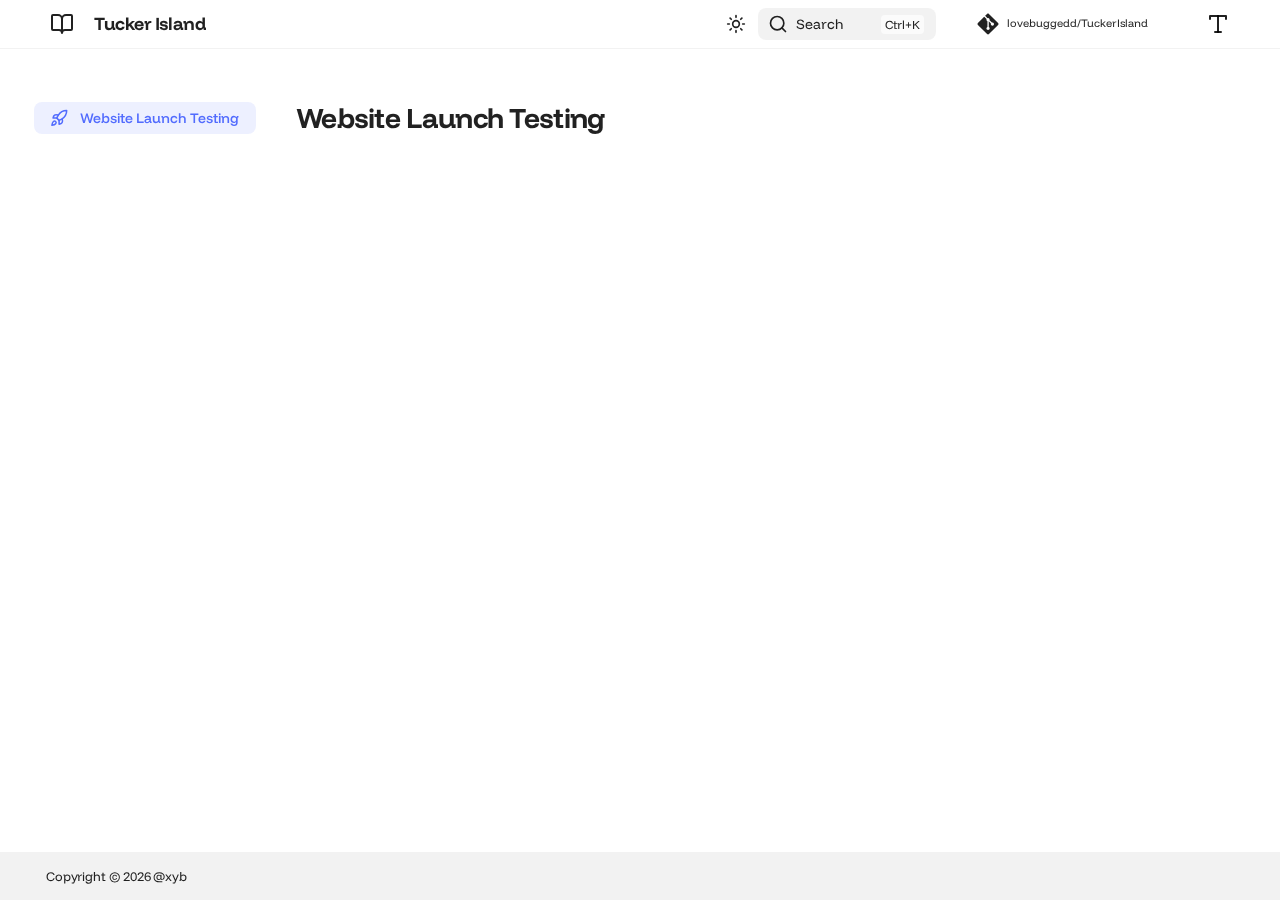
<file: site/index.html>
<!doctype html>
<html lang="en" class="no-js">
  <head>
    
      <meta charset="utf-8">
      <meta name="viewport" content="width=device-width,initial-scale=1">
      
        <meta name="description" content="Documentation for all of Tucker Island's Discord Features">
      
      
        <meta name="author" content="mat @xyb">
      
      
      
      
      
        
      
      
      <link rel="icon" href="./assets/images/favicon.png">
      <meta name="generator" content="zensical-0.0.23">
    
    
      
        <title>Website Launch Testing - Tucker Island</title>
      
    
    
      
        
      
      <link rel="stylesheet" href="./assets/stylesheets/modern/main.1e989742.min.css">
      
        
          
        
        <link rel="stylesheet" href="./assets/stylesheets/modern/palette.dfe2e883.min.css">
      
      


    
    
      
    
    
      
        
        
        <link rel="preconnect" href="https://fonts.gstatic.com" crossorigin>
        <link rel="stylesheet" href="https://fonts.googleapis.com/css?family=Funnel+Display:300,300i,400,400i,500,500i,700,700i%7CJetBrains+Mono:400,400i,700,700i&display=fallback">
        <style>:root{--md-text-font:"Funnel Display";--md-code-font:"JetBrains Mono"}</style>
      
    
    
      <link rel="stylesheet" href="./stylesheets/extra.css">
    
    <script>__md_scope=new URL(".",location),__md_hash=e=>[...e].reduce(((e,t)=>(e<<5)-e+t.charCodeAt(0)),0),__md_get=(e,t=localStorage,a=__md_scope)=>JSON.parse(t.getItem(a.pathname+"."+e)),__md_set=(e,t,a=localStorage,_=__md_scope)=>{try{a.setItem(_.pathname+"."+e,JSON.stringify(t))}catch(e){}},document.documentElement.setAttribute("data-platform",navigator.platform)</script>
    
      

    
    
  </head>
  
  
    
    
      
    
    
    
    
    <body dir="ltr" data-md-color-scheme="default" data-md-color-primary="indigo" data-md-color-accent="indigo">
  
    
    <input class="md-toggle" data-md-toggle="drawer" type="checkbox" id="__drawer" autocomplete="off">
    <input class="md-toggle" data-md-toggle="search" type="checkbox" id="__search" autocomplete="off">
    <label class="md-overlay" for="__drawer"></label>
    <div data-md-component="skip">
      
        
        <a href="#website-launch-testing" class="md-skip">
          Skip to content
        </a>
      
    </div>
    <div data-md-component="announce">
      
    </div>
    
    
      

  

<header class="md-header md-header--shadow" data-md-component="header">
  <nav class="md-header__inner md-grid" aria-label="Header">
    <a href="./." title="Tucker Island" class="md-header__button md-logo" aria-label="Tucker Island" data-md-component="logo">
      
  
  <svg xmlns="http://www.w3.org/2000/svg" fill="none" stroke="currentColor" stroke-linecap="round" stroke-linejoin="round" stroke-width="2" class="lucide lucide-book-open" viewBox="0 0 24 24"><path d="M12 7v14M3 18a1 1 0 0 1-1-1V4a1 1 0 0 1 1-1h5a4 4 0 0 1 4 4 4 4 0 0 1 4-4h5a1 1 0 0 1 1 1v13a1 1 0 0 1-1 1h-6a3 3 0 0 0-3 3 3 3 0 0 0-3-3z"/></svg>

    </a>
    <label class="md-header__button md-icon" for="__drawer">
      
      <svg xmlns="http://www.w3.org/2000/svg" fill="none" stroke="currentColor" stroke-linecap="round" stroke-linejoin="round" stroke-width="2" class="lucide lucide-menu" viewBox="0 0 24 24"><path d="M4 5h16M4 12h16M4 19h16"/></svg>
    </label>
    <div class="md-header__title" data-md-component="header-title">
      <div class="md-header__ellipsis">
        <div class="md-header__topic">
          <span class="md-ellipsis">
            Tucker Island
          </span>
        </div>
        <div class="md-header__topic" data-md-component="header-topic">
          <span class="md-ellipsis">
            
              Website Launch Testing
            
          </span>
        </div>
      </div>
    </div>
    
      
        <form class="md-header__option" data-md-component="palette">
  
    
    
    
    <input class="md-option" data-md-color-media="none" data-md-color-scheme="default" data-md-color-primary="indigo" data-md-color-accent="indigo"  aria-label="Switch to dark mode"  type="radio" name="__palette" id="__palette_0">
    
      <label class="md-header__button md-icon" title="Switch to dark mode" for="__palette_1" hidden>
        <svg xmlns="http://www.w3.org/2000/svg" fill="none" stroke="currentColor" stroke-linecap="round" stroke-linejoin="round" stroke-width="2" class="lucide lucide-sun" viewBox="0 0 24 24"><circle cx="12" cy="12" r="4"/><path d="M12 2v2M12 20v2M4.93 4.93l1.41 1.41M17.66 17.66l1.41 1.41M2 12h2M20 12h2M6.34 17.66l-1.41 1.41M19.07 4.93l-1.41 1.41"/></svg>
      </label>
    
  
    
    
    
    <input class="md-option" data-md-color-media="none" data-md-color-scheme="slate" data-md-color-primary="indigo" data-md-color-accent="indigo"  aria-label="Switch to light mode"  type="radio" name="__palette" id="__palette_1">
    
      <label class="md-header__button md-icon" title="Switch to light mode" for="__palette_0" hidden>
        <svg xmlns="http://www.w3.org/2000/svg" fill="none" stroke="currentColor" stroke-linecap="round" stroke-linejoin="round" stroke-width="2" class="lucide lucide-moon" viewBox="0 0 24 24"><path d="M20.985 12.486a9 9 0 1 1-9.473-9.472c.405-.022.617.46.402.803a6 6 0 0 0 8.268 8.268c.344-.215.825-.004.803.401"/></svg>
      </label>
    
  
</form>
      
    
    
      <script>var palette=__md_get("__palette");if(palette&&palette.color){if("(prefers-color-scheme)"===palette.color.media){var media=matchMedia("(prefers-color-scheme: light)"),input=document.querySelector(media.matches?"[data-md-color-media='(prefers-color-scheme: light)']":"[data-md-color-media='(prefers-color-scheme: dark)']");palette.color.media=input.getAttribute("data-md-color-media"),palette.color.scheme=input.getAttribute("data-md-color-scheme"),palette.color.primary=input.getAttribute("data-md-color-primary"),palette.color.accent=input.getAttribute("data-md-color-accent")}for(var[key,value]of Object.entries(palette.color))document.body.setAttribute("data-md-color-"+key,value)}</script>
    
    
    
      
      
        <label class="md-header__button md-icon" for="__search">
          
          <svg xmlns="http://www.w3.org/2000/svg" fill="none" stroke="currentColor" stroke-linecap="round" stroke-linejoin="round" stroke-width="2" class="lucide lucide-search" viewBox="0 0 24 24"><path d="m21 21-4.34-4.34"/><circle cx="11" cy="11" r="8"/></svg>
        </label>
        <div class="md-search" data-md-component="search" role="dialog" aria-label="Search">
  <button type="button" class="md-search__button">
    Search
  </button>
</div>
      
    
    <div class="md-header__source">
      
        <a href="https://github.com/love-buggedd/TuckerIsland" title="Go to repository" class="md-source" data-md-component="source">
  <div class="md-source__icon md-icon">
    
    <svg xmlns="http://www.w3.org/2000/svg" viewBox="0 0 448 512"><!--! Font Awesome Free 7.1.0 by @fontawesome - https://fontawesome.com License - https://fontawesome.com/license/free (Icons: CC BY 4.0, Fonts: SIL OFL 1.1, Code: MIT License) Copyright 2025 Fonticons, Inc.--><path fill="currentColor" d="M439.6 236.1 244 40.5c-5.4-5.5-12.8-8.5-20.4-8.5s-15 3-20.4 8.4L162.5 81l51.5 51.5c27.1-9.1 52.7 16.8 43.4 43.7l49.7 49.7c34.2-11.8 61.2 31 35.5 56.7-26.5 26.5-70.2-2.9-56-37.3L240.3 199v121.9c25.3 12.5 22.3 41.8 9.1 55-6.4 6.4-15.2 10.1-24.3 10.1s-17.8-3.6-24.3-10.1c-17.6-17.6-11.1-46.9 11.2-56v-123c-20.8-8.5-24.6-30.7-18.6-45L142.6 101 8.5 235.1C3 240.6 0 247.9 0 255.5s3 15 8.5 20.4l195.6 195.7c5.4 5.4 12.7 8.4 20.4 8.4s15-3 20.4-8.4l194.7-194.7c5.4-5.4 8.4-12.8 8.4-20.4s-3-15-8.4-20.4"/></svg>
  </div>
  <div class="md-source__repository">
    lovebuggedd/TuckerIsland
  </div>
</a>
      
    </div>
  </nav>
  
</header>
    
    <div class="md-container" data-md-component="container">
      
      
        
          
        
      
      <main class="md-main" data-md-component="main">
        <div class="md-main__inner md-grid">
          
            
              
              <div class="md-sidebar md-sidebar--primary" data-md-component="sidebar" data-md-type="navigation" >
                <div class="md-sidebar__scrollwrap">
                  <div class="md-sidebar__inner">
                    



<nav class="md-nav md-nav--primary" aria-label="Navigation" data-md-level="0">
  <label class="md-nav__title" for="__drawer">
    <a href="./." title="Tucker Island" class="md-nav__button md-logo" aria-label="Tucker Island" data-md-component="logo">
      
  
  <svg xmlns="http://www.w3.org/2000/svg" fill="none" stroke="currentColor" stroke-linecap="round" stroke-linejoin="round" stroke-width="2" class="lucide lucide-book-open" viewBox="0 0 24 24"><path d="M12 7v14M3 18a1 1 0 0 1-1-1V4a1 1 0 0 1 1-1h5a4 4 0 0 1 4 4 4 4 0 0 1 4-4h5a1 1 0 0 1 1 1v13a1 1 0 0 1-1 1h-6a3 3 0 0 0-3 3 3 3 0 0 0-3-3z"/></svg>

    </a>
    Tucker Island
  </label>
  
    <div class="md-nav__source">
      <a href="https://github.com/love-buggedd/TuckerIsland" title="Go to repository" class="md-source" data-md-component="source">
  <div class="md-source__icon md-icon">
    
    <svg xmlns="http://www.w3.org/2000/svg" viewBox="0 0 448 512"><!--! Font Awesome Free 7.1.0 by @fontawesome - https://fontawesome.com License - https://fontawesome.com/license/free (Icons: CC BY 4.0, Fonts: SIL OFL 1.1, Code: MIT License) Copyright 2025 Fonticons, Inc.--><path fill="currentColor" d="M439.6 236.1 244 40.5c-5.4-5.5-12.8-8.5-20.4-8.5s-15 3-20.4 8.4L162.5 81l51.5 51.5c27.1-9.1 52.7 16.8 43.4 43.7l49.7 49.7c34.2-11.8 61.2 31 35.5 56.7-26.5 26.5-70.2-2.9-56-37.3L240.3 199v121.9c25.3 12.5 22.3 41.8 9.1 55-6.4 6.4-15.2 10.1-24.3 10.1s-17.8-3.6-24.3-10.1c-17.6-17.6-11.1-46.9 11.2-56v-123c-20.8-8.5-24.6-30.7-18.6-45L142.6 101 8.5 235.1C3 240.6 0 247.9 0 255.5s3 15 8.5 20.4l195.6 195.7c5.4 5.4 12.7 8.4 20.4 8.4s15-3 20.4-8.4l194.7-194.7c5.4-5.4 8.4-12.8 8.4-20.4s-3-15-8.4-20.4"/></svg>
  </div>
  <div class="md-source__repository">
    lovebuggedd/TuckerIsland
  </div>
</a>
    </div>
  
  <ul class="md-nav__list" data-md-scrollfix>
    
      
      
  
  
    
  
  
  
    <li class="md-nav__item md-nav__item--active">
      
      <input class="md-nav__toggle md-toggle" type="checkbox" id="__toc">
      
      
        
      
      
      <a href="./." class="md-nav__link md-nav__link--active">
        
  
  
    <svg xmlns="http://www.w3.org/2000/svg" fill="none" stroke="currentColor" stroke-linecap="round" stroke-linejoin="round" stroke-width="2" class="lucide lucide-rocket" viewBox="0 0 24 24"><path d="M4.5 16.5c-1.5 1.26-2 5-2 5s3.74-.5 5-2c.71-.84.7-2.13-.09-2.91a2.18 2.18 0 0 0-2.91-.09M12 15l-3-3a22 22 0 0 1 2-3.95A12.88 12.88 0 0 1 22 2c0 2.72-.78 7.5-6 11a22.4 22.4 0 0 1-4 2"/><path d="M9 12H4s.55-3.03 2-4c1.62-1.08 5 0 5 0M12 15v5s3.03-.55 4-2c1.08-1.62 0-5 0-5"/></svg>
  
  <span class="md-ellipsis">
    
  
    Website Launch Testing
  

    
  </span>
  
  

      </a>
      
    </li>
  

    
  </ul>
</nav>
                  </div>
                </div>
              </div>
            
            
              
              <div class="md-sidebar md-sidebar--secondary" data-md-component="sidebar" data-md-type="toc" >
                <div class="md-sidebar__scrollwrap">
                  <div class="md-sidebar__inner">
                    


<nav class="md-nav md-nav--secondary" aria-label="On this page">
  
  
  
    
  
  
</nav>
                  </div>
                </div>
              </div>
            
          
          
            <div class="md-content" data-md-component="content">
              
              <article class="md-content__inner md-typeset">
                
                  
  
  


<h1 id="website-launch-testing">Website Launch Testing<a class="headerlink" href="#website-launch-testing" title="Permanent link">&para;</a></h1>









  
  






                
              </article>
            </div>
          
          
<script>var target=document.getElementById(location.hash.slice(1));target&&target.name&&(target.checked=target.name.startsWith("__tabbed_"))</script>
        </div>
        
      </main>
      
        <footer class="md-footer">
  
  <div class="md-footer-meta md-typeset">
    <div class="md-footer-meta__inner md-grid">
      <div class="md-copyright">
  
    <div class="md-copyright__highlight">
      Copyright &copy; 2026 @xyb
    </div>
  
  
</div>
      
    </div>
  </div>
</footer>
      
    </div>
    <div class="md-dialog" data-md-component="dialog">
      <div class="md-dialog__inner md-typeset"></div>
    </div>
    
    
    
      
      
      
      <script id="__config" type="application/json">{"annotate":null,"base":".","features":["search.highlight"],"search":"./assets/javascripts/workers/search.e2d2d235.min.js","tags":null,"translations":{"clipboard.copied":"Copied to clipboard","clipboard.copy":"Copy to clipboard","search.result.more.one":"1 more on this page","search.result.more.other":"# more on this page","search.result.none":"No matching documents","search.result.one":"1 matching document","search.result.other":"# matching documents","search.result.placeholder":"Type to start searching","search.result.term.missing":"Missing","select.version":"Select version"},"version":null}</script>
    
    
      <script src="./assets/javascripts/bundle.5fcf0de6.min.js"></script>
      
        <script src="./javascripts/font-toggle.js"></script>
      
    
  </body>
</html>
</file>
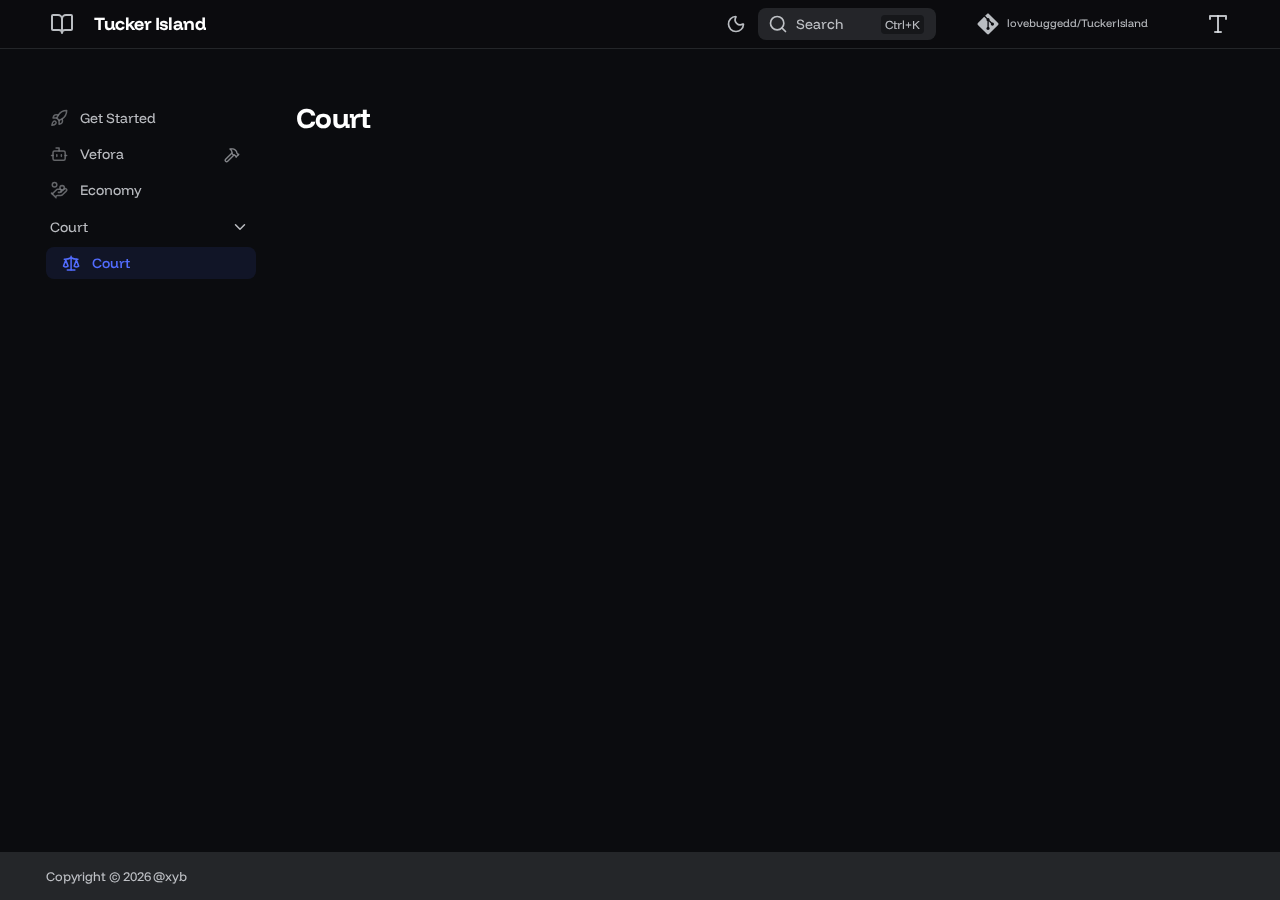
<file: site/court/index.html>
<!doctype html>
<html lang="en" class="no-js">
  <head>
    
      <meta charset="utf-8">
      <meta name="viewport" content="width=device-width,initial-scale=1">
      
        <meta name="description" content="Documentation for all of Tucker Island's Discord Features">
      
      
        <meta name="author" content="mat @xyb">
      
      
      
        <link rel="prev" href="../economy/">
      
      
      
        
      
      
      <link rel="icon" href="../assets/images/favicon.png">
      <meta name="generator" content="zensical-0.0.23">
    
    
      
        <title>Court - Tucker Island</title>
      
    
    
      
        
      
      <link rel="stylesheet" href="../assets/stylesheets/modern/main.1e989742.min.css">
      
        
          
        
        <link rel="stylesheet" href="../assets/stylesheets/modern/palette.dfe2e883.min.css">
      
      


    
    
      
    
    
      
        
        
        <link rel="preconnect" href="https://fonts.gstatic.com" crossorigin>
        <link rel="stylesheet" href="https://fonts.googleapis.com/css?family=Funnel+Display:300,300i,400,400i,500,500i,700,700i%7CJetBrains+Mono:400,400i,700,700i&display=fallback">
        <style>:root{--md-text-font:"Funnel Display";--md-code-font:"JetBrains Mono"}</style>
      
    
    
      <link rel="stylesheet" href="../stylesheets/extra.css">
    
    <script>__md_scope=new URL("..",location),__md_hash=e=>[...e].reduce(((e,t)=>(e<<5)-e+t.charCodeAt(0)),0),__md_get=(e,t=localStorage,a=__md_scope)=>JSON.parse(t.getItem(a.pathname+"."+e)),__md_set=(e,t,a=localStorage,_=__md_scope)=>{try{a.setItem(_.pathname+"."+e,JSON.stringify(t))}catch(e){}},document.documentElement.setAttribute("data-platform",navigator.platform)</script>
    
      

    
    
  </head>
  
  
    
    
      
    
    
    
    
    <body dir="ltr" data-md-color-scheme="slate" data-md-color-primary="indigo" data-md-color-accent="indigo">
  
    
    <input class="md-toggle" data-md-toggle="drawer" type="checkbox" id="__drawer" autocomplete="off">
    <input class="md-toggle" data-md-toggle="search" type="checkbox" id="__search" autocomplete="off">
    <label class="md-overlay" for="__drawer"></label>
    <div data-md-component="skip">
      
        
        <a href="#court" class="md-skip">
          Skip to content
        </a>
      
    </div>
    <div data-md-component="announce">
      
    </div>
    
    
      

  

<header class="md-header md-header--shadow" data-md-component="header">
  <nav class="md-header__inner md-grid" aria-label="Header">
    <a href="./.." title="Tucker Island" class="md-header__button md-logo" aria-label="Tucker Island" data-md-component="logo">
      
  
  <svg xmlns="http://www.w3.org/2000/svg" fill="none" stroke="currentColor" stroke-linecap="round" stroke-linejoin="round" stroke-width="2" class="lucide lucide-book-open" viewBox="0 0 24 24"><path d="M12 7v14M3 18a1 1 0 0 1-1-1V4a1 1 0 0 1 1-1h5a4 4 0 0 1 4 4 4 4 0 0 1 4-4h5a1 1 0 0 1 1 1v13a1 1 0 0 1-1 1h-6a3 3 0 0 0-3 3 3 3 0 0 0-3-3z"/></svg>

    </a>
    <label class="md-header__button md-icon" for="__drawer">
      
      <svg xmlns="http://www.w3.org/2000/svg" fill="none" stroke="currentColor" stroke-linecap="round" stroke-linejoin="round" stroke-width="2" class="lucide lucide-menu" viewBox="0 0 24 24"><path d="M4 5h16M4 12h16M4 19h16"/></svg>
    </label>
    <div class="md-header__title" data-md-component="header-title">
      <div class="md-header__ellipsis">
        <div class="md-header__topic">
          <span class="md-ellipsis">
            Tucker Island
          </span>
        </div>
        <div class="md-header__topic" data-md-component="header-topic">
          <span class="md-ellipsis">
            
              Court
            
          </span>
        </div>
      </div>
    </div>
    
      
        <form class="md-header__option" data-md-component="palette">
  
    
    
    
    <input class="md-option" data-md-color-media="none" data-md-color-scheme="slate" data-md-color-primary="indigo" data-md-color-accent="indigo"  aria-label="Switch to light mode"  type="radio" name="__palette" id="__palette_0">
    
      <label class="md-header__button md-icon" title="Switch to light mode" for="__palette_1" hidden>
        <svg xmlns="http://www.w3.org/2000/svg" fill="none" stroke="currentColor" stroke-linecap="round" stroke-linejoin="round" stroke-width="2" class="lucide lucide-moon" viewBox="0 0 24 24"><path d="M20.985 12.486a9 9 0 1 1-9.473-9.472c.405-.022.617.46.402.803a6 6 0 0 0 8.268 8.268c.344-.215.825-.004.803.401"/></svg>
      </label>
    
  
    
    
    
    <input class="md-option" data-md-color-media="none" data-md-color-scheme="default" data-md-color-primary="indigo" data-md-color-accent="indigo"  aria-label="Switch to dark mode"  type="radio" name="__palette" id="__palette_1">
    
      <label class="md-header__button md-icon" title="Switch to dark mode" for="__palette_0" hidden>
        <svg xmlns="http://www.w3.org/2000/svg" fill="none" stroke="currentColor" stroke-linecap="round" stroke-linejoin="round" stroke-width="2" class="lucide lucide-sun" viewBox="0 0 24 24"><circle cx="12" cy="12" r="4"/><path d="M12 2v2M12 20v2M4.93 4.93l1.41 1.41M17.66 17.66l1.41 1.41M2 12h2M20 12h2M6.34 17.66l-1.41 1.41M19.07 4.93l-1.41 1.41"/></svg>
      </label>
    
  
</form>
      
    
    
      <script>var palette=__md_get("__palette");if(palette&&palette.color){if("(prefers-color-scheme)"===palette.color.media){var media=matchMedia("(prefers-color-scheme: light)"),input=document.querySelector(media.matches?"[data-md-color-media='(prefers-color-scheme: light)']":"[data-md-color-media='(prefers-color-scheme: dark)']");palette.color.media=input.getAttribute("data-md-color-media"),palette.color.scheme=input.getAttribute("data-md-color-scheme"),palette.color.primary=input.getAttribute("data-md-color-primary"),palette.color.accent=input.getAttribute("data-md-color-accent")}for(var[key,value]of Object.entries(palette.color))document.body.setAttribute("data-md-color-"+key,value)}</script>
    
    
    
      
      
        <label class="md-header__button md-icon" for="__search">
          
          <svg xmlns="http://www.w3.org/2000/svg" fill="none" stroke="currentColor" stroke-linecap="round" stroke-linejoin="round" stroke-width="2" class="lucide lucide-search" viewBox="0 0 24 24"><path d="m21 21-4.34-4.34"/><circle cx="11" cy="11" r="8"/></svg>
        </label>
        <div class="md-search" data-md-component="search" role="dialog" aria-label="Search">
  <button type="button" class="md-search__button">
    Search
  </button>
</div>
      
    
    <div class="md-header__source">
      
        <a href="https://github.com/love-buggedd/TuckerIsland" title="Go to repository" class="md-source" data-md-component="source">
  <div class="md-source__icon md-icon">
    
    <svg xmlns="http://www.w3.org/2000/svg" viewBox="0 0 448 512"><!--! Font Awesome Free 7.1.0 by @fontawesome - https://fontawesome.com License - https://fontawesome.com/license/free (Icons: CC BY 4.0, Fonts: SIL OFL 1.1, Code: MIT License) Copyright 2025 Fonticons, Inc.--><path fill="currentColor" d="M439.6 236.1 244 40.5c-5.4-5.5-12.8-8.5-20.4-8.5s-15 3-20.4 8.4L162.5 81l51.5 51.5c27.1-9.1 52.7 16.8 43.4 43.7l49.7 49.7c34.2-11.8 61.2 31 35.5 56.7-26.5 26.5-70.2-2.9-56-37.3L240.3 199v121.9c25.3 12.5 22.3 41.8 9.1 55-6.4 6.4-15.2 10.1-24.3 10.1s-17.8-3.6-24.3-10.1c-17.6-17.6-11.1-46.9 11.2-56v-123c-20.8-8.5-24.6-30.7-18.6-45L142.6 101 8.5 235.1C3 240.6 0 247.9 0 255.5s3 15 8.5 20.4l195.6 195.7c5.4 5.4 12.7 8.4 20.4 8.4s15-3 20.4-8.4l194.7-194.7c5.4-5.4 8.4-12.8 8.4-20.4s-3-15-8.4-20.4"/></svg>
  </div>
  <div class="md-source__repository">
    lovebuggedd/TuckerIsland
  </div>
</a>
      
    </div>
  </nav>
  
</header>
    
    <div class="md-container" data-md-component="container">
      
      
        
          
        
      
      <main class="md-main" data-md-component="main">
        <div class="md-main__inner md-grid">
          
            
              
              <div class="md-sidebar md-sidebar--primary" data-md-component="sidebar" data-md-type="navigation" >
                <div class="md-sidebar__scrollwrap">
                  <div class="md-sidebar__inner">
                    



<nav class="md-nav md-nav--primary" aria-label="Navigation" data-md-level="0">
  <label class="md-nav__title" for="__drawer">
    <a href="./.." title="Tucker Island" class="md-nav__button md-logo" aria-label="Tucker Island" data-md-component="logo">
      
  
  <svg xmlns="http://www.w3.org/2000/svg" fill="none" stroke="currentColor" stroke-linecap="round" stroke-linejoin="round" stroke-width="2" class="lucide lucide-book-open" viewBox="0 0 24 24"><path d="M12 7v14M3 18a1 1 0 0 1-1-1V4a1 1 0 0 1 1-1h5a4 4 0 0 1 4 4 4 4 0 0 1 4-4h5a1 1 0 0 1 1 1v13a1 1 0 0 1-1 1h-6a3 3 0 0 0-3 3 3 3 0 0 0-3-3z"/></svg>

    </a>
    Tucker Island
  </label>
  
    <div class="md-nav__source">
      <a href="https://github.com/love-buggedd/TuckerIsland" title="Go to repository" class="md-source" data-md-component="source">
  <div class="md-source__icon md-icon">
    
    <svg xmlns="http://www.w3.org/2000/svg" viewBox="0 0 448 512"><!--! Font Awesome Free 7.1.0 by @fontawesome - https://fontawesome.com License - https://fontawesome.com/license/free (Icons: CC BY 4.0, Fonts: SIL OFL 1.1, Code: MIT License) Copyright 2025 Fonticons, Inc.--><path fill="currentColor" d="M439.6 236.1 244 40.5c-5.4-5.5-12.8-8.5-20.4-8.5s-15 3-20.4 8.4L162.5 81l51.5 51.5c27.1-9.1 52.7 16.8 43.4 43.7l49.7 49.7c34.2-11.8 61.2 31 35.5 56.7-26.5 26.5-70.2-2.9-56-37.3L240.3 199v121.9c25.3 12.5 22.3 41.8 9.1 55-6.4 6.4-15.2 10.1-24.3 10.1s-17.8-3.6-24.3-10.1c-17.6-17.6-11.1-46.9 11.2-56v-123c-20.8-8.5-24.6-30.7-18.6-45L142.6 101 8.5 235.1C3 240.6 0 247.9 0 255.5s3 15 8.5 20.4l195.6 195.7c5.4 5.4 12.7 8.4 20.4 8.4s15-3 20.4-8.4l194.7-194.7c5.4-5.4 8.4-12.8 8.4-20.4s-3-15-8.4-20.4"/></svg>
  </div>
  <div class="md-source__repository">
    lovebuggedd/TuckerIsland
  </div>
</a>
    </div>
  
  <ul class="md-nav__list" data-md-scrollfix>
    
      
      
  
  
  
  
    <li class="md-nav__item">
      <a href="./.." class="md-nav__link">
        
  
  
    <svg xmlns="http://www.w3.org/2000/svg" fill="none" stroke="currentColor" stroke-linecap="round" stroke-linejoin="round" stroke-width="2" class="lucide lucide-rocket" viewBox="0 0 24 24"><path d="M4.5 16.5c-1.5 1.26-2 5-2 5s3.74-.5 5-2c.71-.84.7-2.13-.09-2.91a2.18 2.18 0 0 0-2.91-.09M12 15l-3-3a22 22 0 0 1 2-3.95A12.88 12.88 0 0 1 22 2c0 2.72-.78 7.5-6 11a22.4 22.4 0 0 1-4 2"/><path d="M9 12H4s.55-3.03 2-4c1.62-1.08 5 0 5 0M12 15v5s3.03-.55 4-2c1.08-1.62 0-5 0-5"/></svg>
  
  <span class="md-ellipsis">
    
  
    Get Started
  

    
  </span>
  
  

      </a>
    </li>
  

    
      
      
  
  
  
  
    <li class="md-nav__item">
      <a href="../vefora/" class="md-nav__link">
        
  
  
    <svg xmlns="http://www.w3.org/2000/svg" fill="none" stroke="currentColor" stroke-linecap="round" stroke-linejoin="round" stroke-width="2" class="lucide lucide-bot" viewBox="0 0 24 24"><path d="M12 8V4H8"/><rect width="16" height="12" x="4" y="8" rx="2"/><path d="M2 14h2M20 14h2M15 13v2M9 13v2"/></svg>
  
  <span class="md-ellipsis">
    
  
    Vefora
  

    
  </span>
  
  
    
  
  
    <span class="md-status md-status--wip" title="WIP">
    </span>
  

  

      </a>
    </li>
  

    
      
      
  
  
  
  
    <li class="md-nav__item">
      <a href="../economy/" class="md-nav__link">
        
  
  
    <svg xmlns="http://www.w3.org/2000/svg" fill="none" stroke="currentColor" stroke-linecap="round" stroke-linejoin="round" stroke-width="2" class="lucide lucide-hand-coins" viewBox="0 0 24 24"><path d="M11 15h2a2 2 0 1 0 0-4h-3c-.6 0-1.1.2-1.4.6L3 17"/><path d="m7 21 1.6-1.4c.3-.4.8-.6 1.4-.6h4c1.1 0 2.1-.4 2.8-1.2l4.6-4.4a2 2 0 0 0-2.75-2.91l-4.2 3.9M2 16l6 6"/><circle cx="16" cy="9" r="2.9"/><circle cx="6" cy="5" r="3"/></svg>
  
  <span class="md-ellipsis">
    
  
    Economy
  

    
  </span>
  
  

      </a>
    </li>
  

    
      
      
  
  
    
  
  
  
    
    
    
    
    
    <li class="md-nav__item md-nav__item--active md-nav__item--nested">
      
        
        
        <input class="md-nav__toggle md-toggle " type="checkbox" id="__nav_4" checked>
        
          
          <label class="md-nav__link" for="__nav_4" id="__nav_4_label" tabindex="0">
            
  
  
  <span class="md-ellipsis">
    
  
    Court
  

    
  </span>
  
  

            <span class="md-nav__icon md-icon"></span>
          </label>
        
        <nav class="md-nav" data-md-level="1" aria-labelledby="__nav_4_label" aria-expanded="true">
          <label class="md-nav__title" for="__nav_4">
            <span class="md-nav__icon md-icon"></span>
            
  
    Court
  

          </label>
          <ul class="md-nav__list" data-md-scrollfix>
            
              
                
  
  
    
  
  
  
    <li class="md-nav__item md-nav__item--active">
      
      <input class="md-nav__toggle md-toggle" type="checkbox" id="__toc">
      
      
        
      
      
      <a href="././" class="md-nav__link md-nav__link--active">
        
  
  
    <svg xmlns="http://www.w3.org/2000/svg" fill="none" stroke="currentColor" stroke-linecap="round" stroke-linejoin="round" stroke-width="2" class="lucide lucide-scale" viewBox="0 0 24 24"><path d="M12 3v18M19 8l3 8a5 5 0 0 1-6 0zV7"/><path d="M3 7h1a17 17 0 0 0 8-2 17 17 0 0 0 8 2h1M5 8l3 8a5 5 0 0 1-6 0zV7M7 21h10"/></svg>
  
  <span class="md-ellipsis">
    
  
    Court
  

    
  </span>
  
  

      </a>
      
    </li>
  

              
            
          </ul>
        </nav>
      
    </li>
  

    
  </ul>
</nav>
                  </div>
                </div>
              </div>
            
            
              
              <div class="md-sidebar md-sidebar--secondary" data-md-component="sidebar" data-md-type="toc" >
                <div class="md-sidebar__scrollwrap">
                  <div class="md-sidebar__inner">
                    


<nav class="md-nav md-nav--secondary" aria-label="On this page">
  
  
  
    
  
  
</nav>
                  </div>
                </div>
              </div>
            
          
          
            <div class="md-content" data-md-component="content">
              
              <article class="md-content__inner md-typeset">
                
                  
  
  


<h1 id="court">Court</h1>









  
  






                
              </article>
            </div>
          
          
  <script>var tabs=__md_get("__tabs");if(Array.isArray(tabs))e:for(var set of document.querySelectorAll(".tabbed-set")){var labels=set.querySelector(".tabbed-labels");for(var tab of tabs)for(var label of labels.getElementsByTagName("label"))if(label.innerText.trim()===tab){var input=document.getElementById(label.htmlFor);input.checked=!0;continue e}}</script>

<script>var target=document.getElementById(location.hash.slice(1));target&&target.name&&(target.checked=target.name.startsWith("__tabbed_"))</script>
        </div>
        
      </main>
      
        <footer class="md-footer">
  
  <div class="md-footer-meta md-typeset">
    <div class="md-footer-meta__inner md-grid">
      <div class="md-copyright">
  
    <div class="md-copyright__highlight">
      Copyright &copy; 2026 @xyb
    </div>
  
  
</div>
      
    </div>
  </div>
</footer>
      
    </div>
    <div class="md-dialog" data-md-component="dialog">
      <div class="md-dialog__inner md-typeset"></div>
    </div>
    
    
    
      
      
      
      <script id="__config" type="application/json">{"annotate":null,"base":"..","features":["search.highlight","content.tabs.link","content.code.copy"],"search":"../assets/javascripts/workers/search.e2d2d235.min.js","tags":null,"translations":{"clipboard.copied":"Copied to clipboard","clipboard.copy":"Copy to clipboard","search.result.more.one":"1 more on this page","search.result.more.other":"# more on this page","search.result.none":"No matching documents","search.result.one":"1 matching document","search.result.other":"# matching documents","search.result.placeholder":"Type to start searching","search.result.term.missing":"Missing","select.version":"Select version"},"version":null}</script>
    
    
      <script src="../assets/javascripts/bundle.5fcf0de6.min.js"></script>
      
        <script src="../javascripts/font-toggle.js"></script>
      
    
  </body>
</html>
</file>
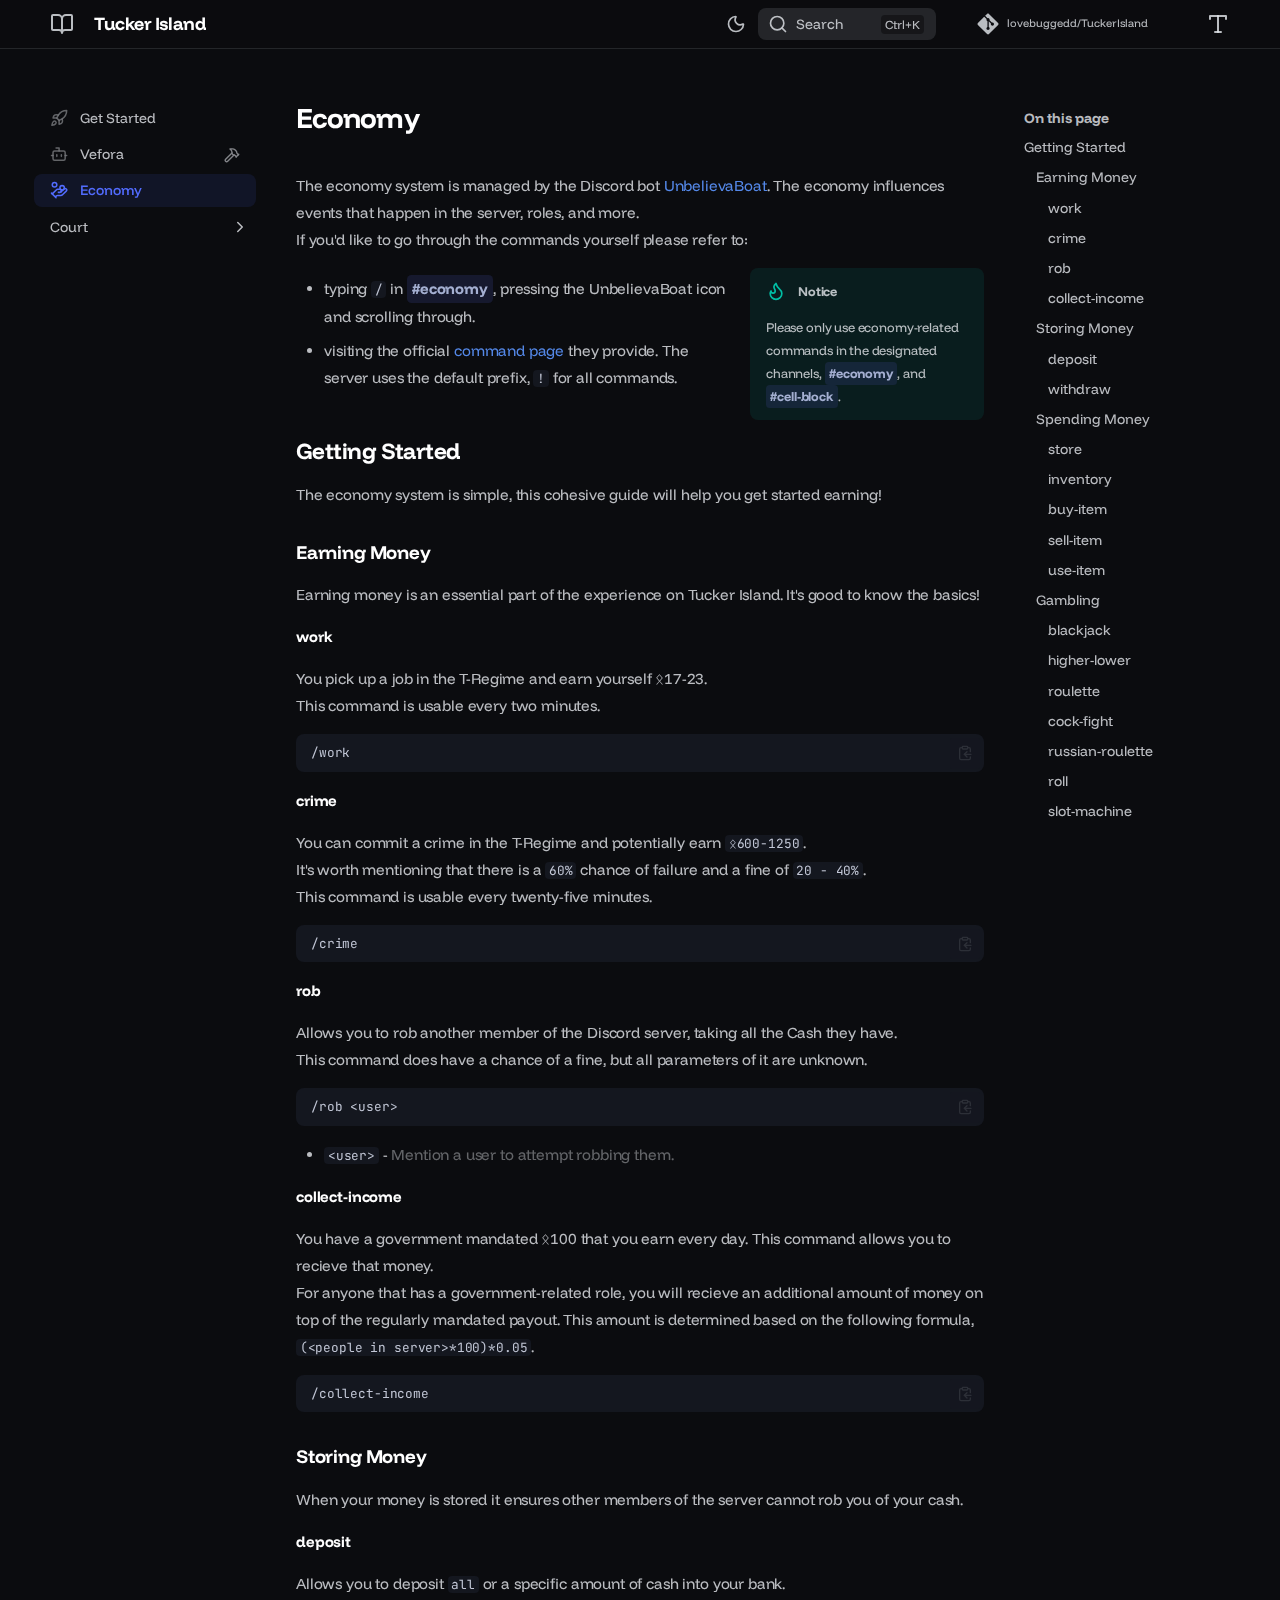
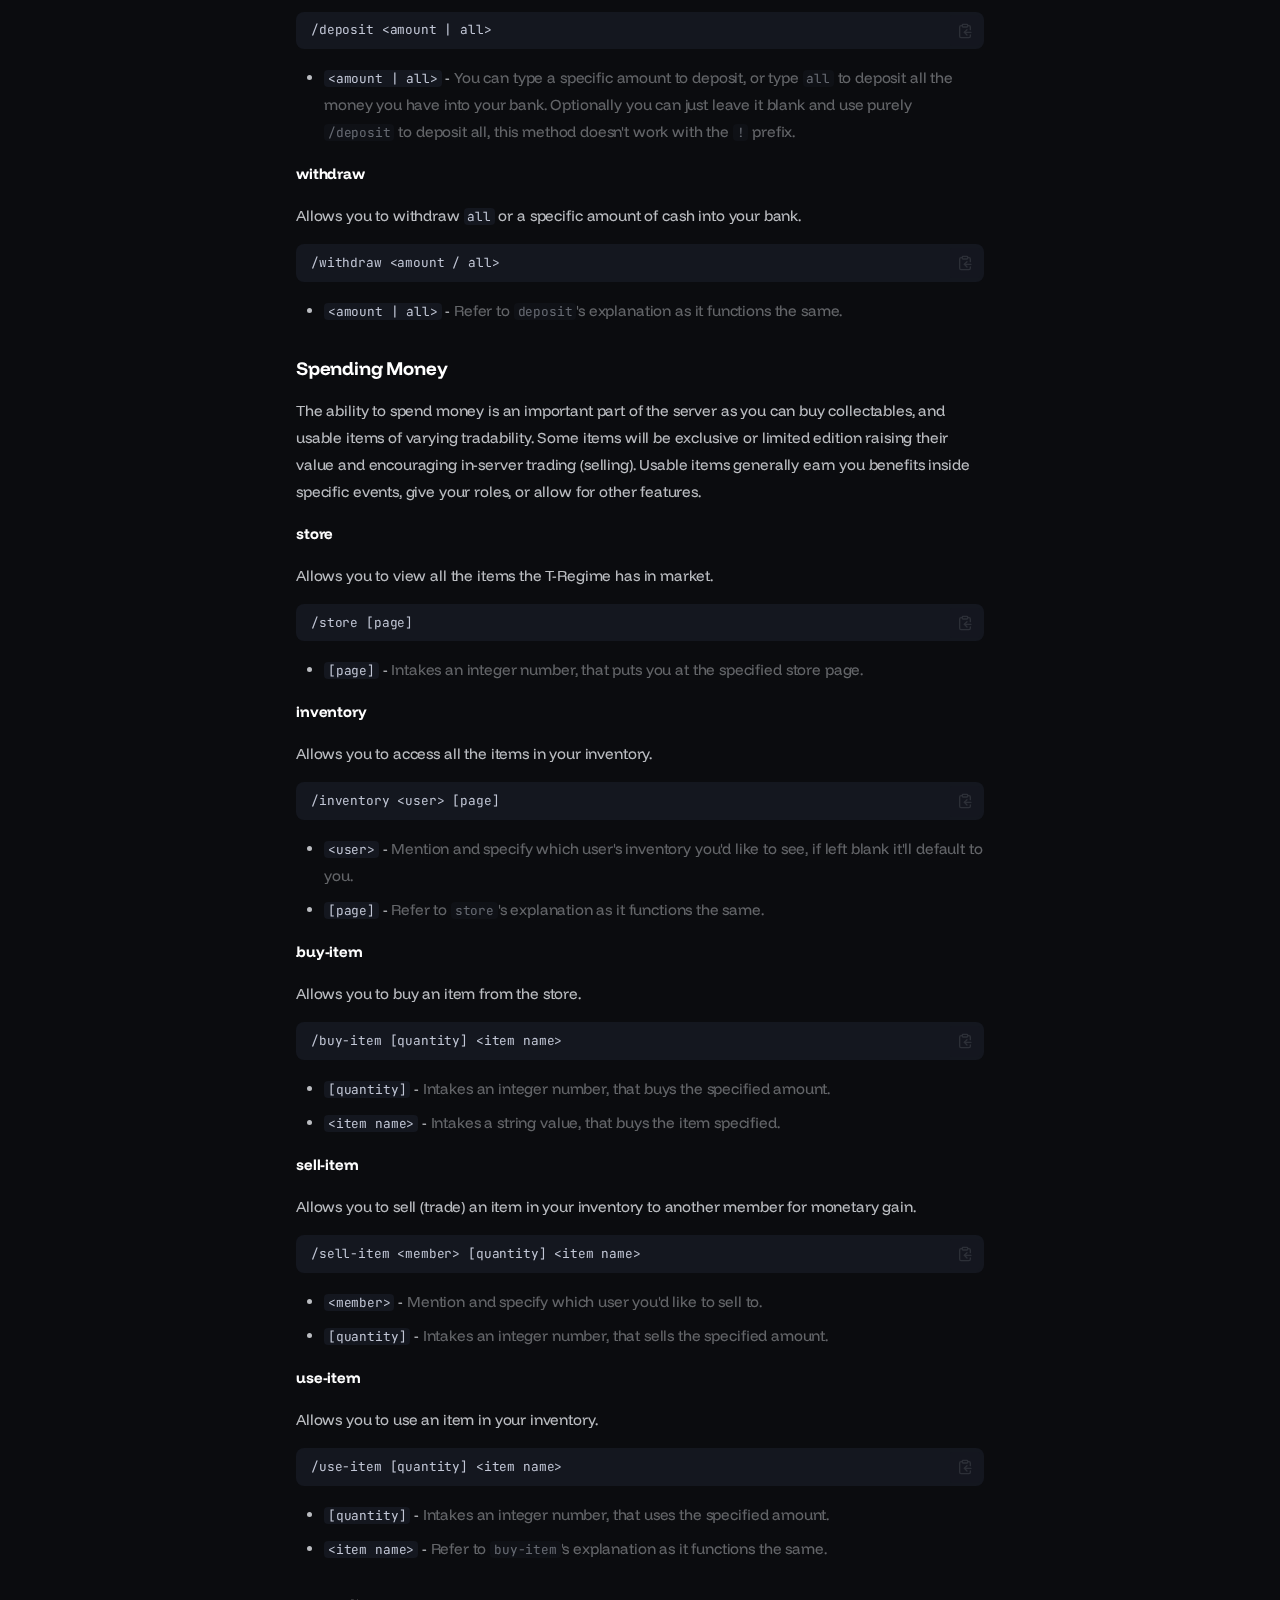
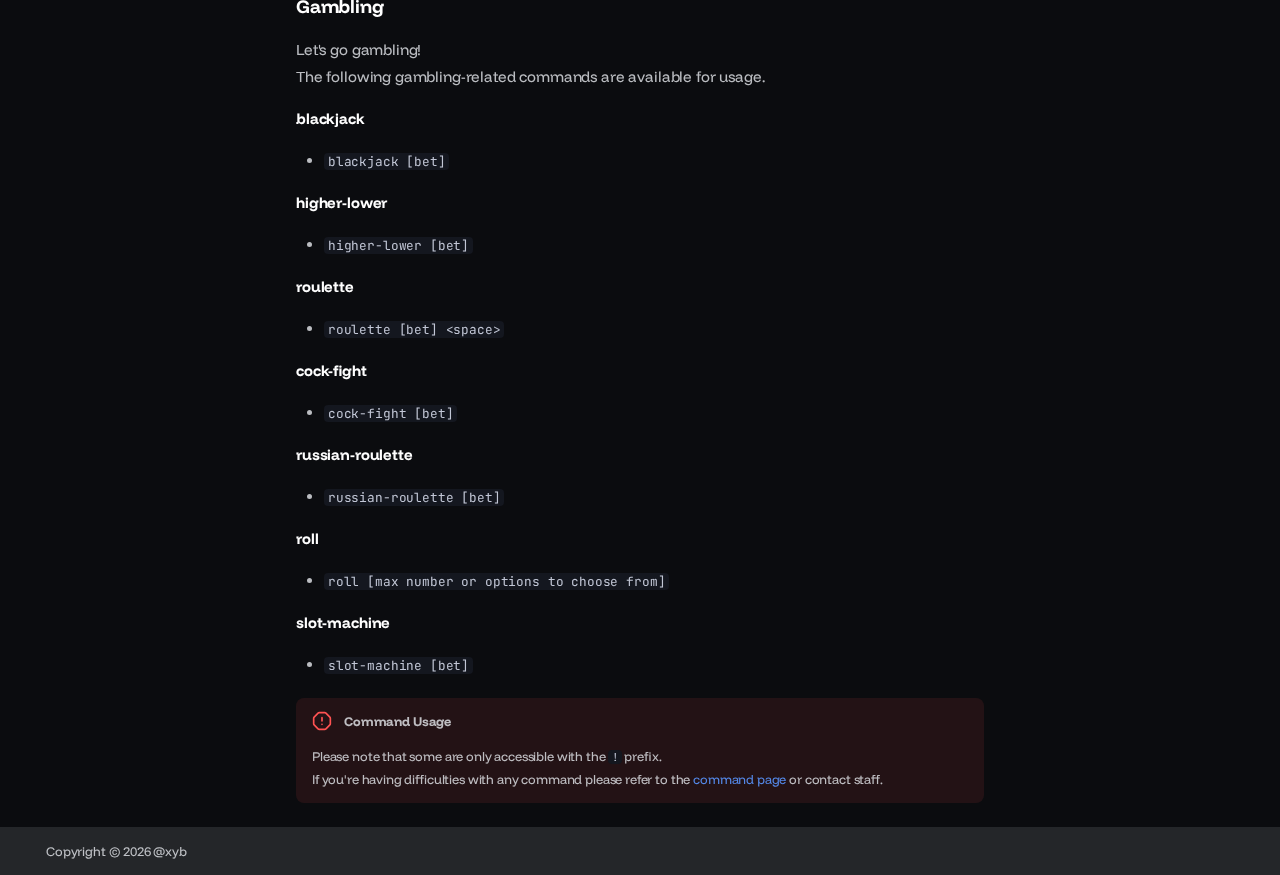
<file: site/economy/index.html>
<!doctype html>
<html lang="en" class="no-js">
  <head>
    
      <meta charset="utf-8">
      <meta name="viewport" content="width=device-width,initial-scale=1">
      
        <meta name="description" content="Documentation for all of Tucker Island's Discord Features">
      
      
        <meta name="author" content="mat @xyb">
      
      
      
        <link rel="prev" href="../vefora/">
      
      
        <link rel="next" href="../court/">
      
      
        
      
      
      <link rel="icon" href="../assets/images/favicon.png">
      <meta name="generator" content="zensical-0.0.23">
    
    
      
        <title>Economy - Tucker Island</title>
      
    
    
      
        
      
      <link rel="stylesheet" href="../assets/stylesheets/modern/main.1e989742.min.css">
      
        
          
        
        <link rel="stylesheet" href="../assets/stylesheets/modern/palette.dfe2e883.min.css">
      
      


    
    
      
    
    
      
        
        
        <link rel="preconnect" href="https://fonts.gstatic.com" crossorigin>
        <link rel="stylesheet" href="https://fonts.googleapis.com/css?family=Funnel+Display:300,300i,400,400i,500,500i,700,700i%7CJetBrains+Mono:400,400i,700,700i&display=fallback">
        <style>:root{--md-text-font:"Funnel Display";--md-code-font:"JetBrains Mono"}</style>
      
    
    
      <link rel="stylesheet" href="../stylesheets/extra.css">
    
    <script>__md_scope=new URL("..",location),__md_hash=e=>[...e].reduce(((e,t)=>(e<<5)-e+t.charCodeAt(0)),0),__md_get=(e,t=localStorage,a=__md_scope)=>JSON.parse(t.getItem(a.pathname+"."+e)),__md_set=(e,t,a=localStorage,_=__md_scope)=>{try{a.setItem(_.pathname+"."+e,JSON.stringify(t))}catch(e){}},document.documentElement.setAttribute("data-platform",navigator.platform)</script>
    
      

    
    
  </head>
  
  
    
    
      
    
    
    
    
    <body dir="ltr" data-md-color-scheme="slate" data-md-color-primary="indigo" data-md-color-accent="indigo">
  
    
    <input class="md-toggle" data-md-toggle="drawer" type="checkbox" id="__drawer" autocomplete="off">
    <input class="md-toggle" data-md-toggle="search" type="checkbox" id="__search" autocomplete="off">
    <label class="md-overlay" for="__drawer"></label>
    <div data-md-component="skip">
      
        
        <a href="#economy" class="md-skip">
          Skip to content
        </a>
      
    </div>
    <div data-md-component="announce">
      
    </div>
    
    
      

  

<header class="md-header md-header--shadow" data-md-component="header">
  <nav class="md-header__inner md-grid" aria-label="Header">
    <a href="./.." title="Tucker Island" class="md-header__button md-logo" aria-label="Tucker Island" data-md-component="logo">
      
  
  <svg xmlns="http://www.w3.org/2000/svg" fill="none" stroke="currentColor" stroke-linecap="round" stroke-linejoin="round" stroke-width="2" class="lucide lucide-book-open" viewBox="0 0 24 24"><path d="M12 7v14M3 18a1 1 0 0 1-1-1V4a1 1 0 0 1 1-1h5a4 4 0 0 1 4 4 4 4 0 0 1 4-4h5a1 1 0 0 1 1 1v13a1 1 0 0 1-1 1h-6a3 3 0 0 0-3 3 3 3 0 0 0-3-3z"/></svg>

    </a>
    <label class="md-header__button md-icon" for="__drawer">
      
      <svg xmlns="http://www.w3.org/2000/svg" fill="none" stroke="currentColor" stroke-linecap="round" stroke-linejoin="round" stroke-width="2" class="lucide lucide-menu" viewBox="0 0 24 24"><path d="M4 5h16M4 12h16M4 19h16"/></svg>
    </label>
    <div class="md-header__title" data-md-component="header-title">
      <div class="md-header__ellipsis">
        <div class="md-header__topic">
          <span class="md-ellipsis">
            Tucker Island
          </span>
        </div>
        <div class="md-header__topic" data-md-component="header-topic">
          <span class="md-ellipsis">
            
              Economy
            
          </span>
        </div>
      </div>
    </div>
    
      
        <form class="md-header__option" data-md-component="palette">
  
    
    
    
    <input class="md-option" data-md-color-media="none" data-md-color-scheme="slate" data-md-color-primary="indigo" data-md-color-accent="indigo"  aria-label="Switch to light mode"  type="radio" name="__palette" id="__palette_0">
    
      <label class="md-header__button md-icon" title="Switch to light mode" for="__palette_1" hidden>
        <svg xmlns="http://www.w3.org/2000/svg" fill="none" stroke="currentColor" stroke-linecap="round" stroke-linejoin="round" stroke-width="2" class="lucide lucide-moon" viewBox="0 0 24 24"><path d="M20.985 12.486a9 9 0 1 1-9.473-9.472c.405-.022.617.46.402.803a6 6 0 0 0 8.268 8.268c.344-.215.825-.004.803.401"/></svg>
      </label>
    
  
    
    
    
    <input class="md-option" data-md-color-media="none" data-md-color-scheme="default" data-md-color-primary="indigo" data-md-color-accent="indigo"  aria-label="Switch to dark mode"  type="radio" name="__palette" id="__palette_1">
    
      <label class="md-header__button md-icon" title="Switch to dark mode" for="__palette_0" hidden>
        <svg xmlns="http://www.w3.org/2000/svg" fill="none" stroke="currentColor" stroke-linecap="round" stroke-linejoin="round" stroke-width="2" class="lucide lucide-sun" viewBox="0 0 24 24"><circle cx="12" cy="12" r="4"/><path d="M12 2v2M12 20v2M4.93 4.93l1.41 1.41M17.66 17.66l1.41 1.41M2 12h2M20 12h2M6.34 17.66l-1.41 1.41M19.07 4.93l-1.41 1.41"/></svg>
      </label>
    
  
</form>
      
    
    
      <script>var palette=__md_get("__palette");if(palette&&palette.color){if("(prefers-color-scheme)"===palette.color.media){var media=matchMedia("(prefers-color-scheme: light)"),input=document.querySelector(media.matches?"[data-md-color-media='(prefers-color-scheme: light)']":"[data-md-color-media='(prefers-color-scheme: dark)']");palette.color.media=input.getAttribute("data-md-color-media"),palette.color.scheme=input.getAttribute("data-md-color-scheme"),palette.color.primary=input.getAttribute("data-md-color-primary"),palette.color.accent=input.getAttribute("data-md-color-accent")}for(var[key,value]of Object.entries(palette.color))document.body.setAttribute("data-md-color-"+key,value)}</script>
    
    
    
      
      
        <label class="md-header__button md-icon" for="__search">
          
          <svg xmlns="http://www.w3.org/2000/svg" fill="none" stroke="currentColor" stroke-linecap="round" stroke-linejoin="round" stroke-width="2" class="lucide lucide-search" viewBox="0 0 24 24"><path d="m21 21-4.34-4.34"/><circle cx="11" cy="11" r="8"/></svg>
        </label>
        <div class="md-search" data-md-component="search" role="dialog" aria-label="Search">
  <button type="button" class="md-search__button">
    Search
  </button>
</div>
      
    
    <div class="md-header__source">
      
        <a href="https://github.com/love-buggedd/TuckerIsland" title="Go to repository" class="md-source" data-md-component="source">
  <div class="md-source__icon md-icon">
    
    <svg xmlns="http://www.w3.org/2000/svg" viewBox="0 0 448 512"><!--! Font Awesome Free 7.1.0 by @fontawesome - https://fontawesome.com License - https://fontawesome.com/license/free (Icons: CC BY 4.0, Fonts: SIL OFL 1.1, Code: MIT License) Copyright 2025 Fonticons, Inc.--><path fill="currentColor" d="M439.6 236.1 244 40.5c-5.4-5.5-12.8-8.5-20.4-8.5s-15 3-20.4 8.4L162.5 81l51.5 51.5c27.1-9.1 52.7 16.8 43.4 43.7l49.7 49.7c34.2-11.8 61.2 31 35.5 56.7-26.5 26.5-70.2-2.9-56-37.3L240.3 199v121.9c25.3 12.5 22.3 41.8 9.1 55-6.4 6.4-15.2 10.1-24.3 10.1s-17.8-3.6-24.3-10.1c-17.6-17.6-11.1-46.9 11.2-56v-123c-20.8-8.5-24.6-30.7-18.6-45L142.6 101 8.5 235.1C3 240.6 0 247.9 0 255.5s3 15 8.5 20.4l195.6 195.7c5.4 5.4 12.7 8.4 20.4 8.4s15-3 20.4-8.4l194.7-194.7c5.4-5.4 8.4-12.8 8.4-20.4s-3-15-8.4-20.4"/></svg>
  </div>
  <div class="md-source__repository">
    lovebuggedd/TuckerIsland
  </div>
</a>
      
    </div>
  </nav>
  
</header>
    
    <div class="md-container" data-md-component="container">
      
      
        
          
        
      
      <main class="md-main" data-md-component="main">
        <div class="md-main__inner md-grid">
          
            
              
              <div class="md-sidebar md-sidebar--primary" data-md-component="sidebar" data-md-type="navigation" >
                <div class="md-sidebar__scrollwrap">
                  <div class="md-sidebar__inner">
                    



<nav class="md-nav md-nav--primary" aria-label="Navigation" data-md-level="0">
  <label class="md-nav__title" for="__drawer">
    <a href="./.." title="Tucker Island" class="md-nav__button md-logo" aria-label="Tucker Island" data-md-component="logo">
      
  
  <svg xmlns="http://www.w3.org/2000/svg" fill="none" stroke="currentColor" stroke-linecap="round" stroke-linejoin="round" stroke-width="2" class="lucide lucide-book-open" viewBox="0 0 24 24"><path d="M12 7v14M3 18a1 1 0 0 1-1-1V4a1 1 0 0 1 1-1h5a4 4 0 0 1 4 4 4 4 0 0 1 4-4h5a1 1 0 0 1 1 1v13a1 1 0 0 1-1 1h-6a3 3 0 0 0-3 3 3 3 0 0 0-3-3z"/></svg>

    </a>
    Tucker Island
  </label>
  
    <div class="md-nav__source">
      <a href="https://github.com/love-buggedd/TuckerIsland" title="Go to repository" class="md-source" data-md-component="source">
  <div class="md-source__icon md-icon">
    
    <svg xmlns="http://www.w3.org/2000/svg" viewBox="0 0 448 512"><!--! Font Awesome Free 7.1.0 by @fontawesome - https://fontawesome.com License - https://fontawesome.com/license/free (Icons: CC BY 4.0, Fonts: SIL OFL 1.1, Code: MIT License) Copyright 2025 Fonticons, Inc.--><path fill="currentColor" d="M439.6 236.1 244 40.5c-5.4-5.5-12.8-8.5-20.4-8.5s-15 3-20.4 8.4L162.5 81l51.5 51.5c27.1-9.1 52.7 16.8 43.4 43.7l49.7 49.7c34.2-11.8 61.2 31 35.5 56.7-26.5 26.5-70.2-2.9-56-37.3L240.3 199v121.9c25.3 12.5 22.3 41.8 9.1 55-6.4 6.4-15.2 10.1-24.3 10.1s-17.8-3.6-24.3-10.1c-17.6-17.6-11.1-46.9 11.2-56v-123c-20.8-8.5-24.6-30.7-18.6-45L142.6 101 8.5 235.1C3 240.6 0 247.9 0 255.5s3 15 8.5 20.4l195.6 195.7c5.4 5.4 12.7 8.4 20.4 8.4s15-3 20.4-8.4l194.7-194.7c5.4-5.4 8.4-12.8 8.4-20.4s-3-15-8.4-20.4"/></svg>
  </div>
  <div class="md-source__repository">
    lovebuggedd/TuckerIsland
  </div>
</a>
    </div>
  
  <ul class="md-nav__list" data-md-scrollfix>
    
      
      
  
  
  
  
    <li class="md-nav__item">
      <a href="./.." class="md-nav__link">
        
  
  
    <svg xmlns="http://www.w3.org/2000/svg" fill="none" stroke="currentColor" stroke-linecap="round" stroke-linejoin="round" stroke-width="2" class="lucide lucide-rocket" viewBox="0 0 24 24"><path d="M4.5 16.5c-1.5 1.26-2 5-2 5s3.74-.5 5-2c.71-.84.7-2.13-.09-2.91a2.18 2.18 0 0 0-2.91-.09M12 15l-3-3a22 22 0 0 1 2-3.95A12.88 12.88 0 0 1 22 2c0 2.72-.78 7.5-6 11a22.4 22.4 0 0 1-4 2"/><path d="M9 12H4s.55-3.03 2-4c1.62-1.08 5 0 5 0M12 15v5s3.03-.55 4-2c1.08-1.62 0-5 0-5"/></svg>
  
  <span class="md-ellipsis">
    
  
    Get Started
  

    
  </span>
  
  

      </a>
    </li>
  

    
      
      
  
  
  
  
    <li class="md-nav__item">
      <a href="../vefora/" class="md-nav__link">
        
  
  
    <svg xmlns="http://www.w3.org/2000/svg" fill="none" stroke="currentColor" stroke-linecap="round" stroke-linejoin="round" stroke-width="2" class="lucide lucide-bot" viewBox="0 0 24 24"><path d="M12 8V4H8"/><rect width="16" height="12" x="4" y="8" rx="2"/><path d="M2 14h2M20 14h2M15 13v2M9 13v2"/></svg>
  
  <span class="md-ellipsis">
    
  
    Vefora
  

    
  </span>
  
  
    
  
  
    <span class="md-status md-status--wip" title="WIP">
    </span>
  

  

      </a>
    </li>
  

    
      
      
  
  
    
  
  
  
    <li class="md-nav__item md-nav__item--active">
      
      <input class="md-nav__toggle md-toggle" type="checkbox" id="__toc">
      
      
        
      
      
        <label class="md-nav__link md-nav__link--active" for="__toc">
          
  
  
    <svg xmlns="http://www.w3.org/2000/svg" fill="none" stroke="currentColor" stroke-linecap="round" stroke-linejoin="round" stroke-width="2" class="lucide lucide-hand-coins" viewBox="0 0 24 24"><path d="M11 15h2a2 2 0 1 0 0-4h-3c-.6 0-1.1.2-1.4.6L3 17"/><path d="m7 21 1.6-1.4c.3-.4.8-.6 1.4-.6h4c1.1 0 2.1-.4 2.8-1.2l4.6-4.4a2 2 0 0 0-2.75-2.91l-4.2 3.9M2 16l6 6"/><circle cx="16" cy="9" r="2.9"/><circle cx="6" cy="5" r="3"/></svg>
  
  <span class="md-ellipsis">
    
  
    Economy
  

    
  </span>
  
  

          <span class="md-nav__icon md-icon"></span>
        </label>
      
      <a href="././" class="md-nav__link md-nav__link--active">
        
  
  
    <svg xmlns="http://www.w3.org/2000/svg" fill="none" stroke="currentColor" stroke-linecap="round" stroke-linejoin="round" stroke-width="2" class="lucide lucide-hand-coins" viewBox="0 0 24 24"><path d="M11 15h2a2 2 0 1 0 0-4h-3c-.6 0-1.1.2-1.4.6L3 17"/><path d="m7 21 1.6-1.4c.3-.4.8-.6 1.4-.6h4c1.1 0 2.1-.4 2.8-1.2l4.6-4.4a2 2 0 0 0-2.75-2.91l-4.2 3.9M2 16l6 6"/><circle cx="16" cy="9" r="2.9"/><circle cx="6" cy="5" r="3"/></svg>
  
  <span class="md-ellipsis">
    
  
    Economy
  

    
  </span>
  
  

      </a>
      
        


<nav class="md-nav md-nav--secondary" aria-label="On this page">
  
  
  
    
  
  
    <label class="md-nav__title" for="__toc">
      <span class="md-nav__icon md-icon"></span>
      On this page
    </label>
    <ul class="md-nav__list" data-md-component="toc" data-md-scrollfix>
      
        <li class="md-nav__item">
  <a href="#getting-started" class="md-nav__link">
    <span class="md-ellipsis">
      
        Getting Started
      
    </span>
  </a>
  
    <nav class="md-nav" aria-label="Getting Started">
      <ul class="md-nav__list">
        
          <li class="md-nav__item">
  <a href="#earning-money" class="md-nav__link">
    <span class="md-ellipsis">
      
        Earning Money
      
    </span>
  </a>
  
    <nav class="md-nav" aria-label="Earning Money">
      <ul class="md-nav__list">
        
          <li class="md-nav__item">
  <a href="#work" class="md-nav__link">
    <span class="md-ellipsis">
      
        work
      
    </span>
  </a>
  
</li>
        
          <li class="md-nav__item">
  <a href="#crime" class="md-nav__link">
    <span class="md-ellipsis">
      
        crime
      
    </span>
  </a>
  
</li>
        
          <li class="md-nav__item">
  <a href="#rob" class="md-nav__link">
    <span class="md-ellipsis">
      
        rob
      
    </span>
  </a>
  
</li>
        
          <li class="md-nav__item">
  <a href="#collect-income" class="md-nav__link">
    <span class="md-ellipsis">
      
        collect-income
      
    </span>
  </a>
  
</li>
        
      </ul>
    </nav>
  
</li>
        
          <li class="md-nav__item">
  <a href="#storing-money" class="md-nav__link">
    <span class="md-ellipsis">
      
        Storing Money
      
    </span>
  </a>
  
    <nav class="md-nav" aria-label="Storing Money">
      <ul class="md-nav__list">
        
          <li class="md-nav__item">
  <a href="#deposit" class="md-nav__link">
    <span class="md-ellipsis">
      
        deposit
      
    </span>
  </a>
  
</li>
        
          <li class="md-nav__item">
  <a href="#withdraw" class="md-nav__link">
    <span class="md-ellipsis">
      
        withdraw
      
    </span>
  </a>
  
</li>
        
      </ul>
    </nav>
  
</li>
        
          <li class="md-nav__item">
  <a href="#spending-money" class="md-nav__link">
    <span class="md-ellipsis">
      
        Spending Money
      
    </span>
  </a>
  
    <nav class="md-nav" aria-label="Spending Money">
      <ul class="md-nav__list">
        
          <li class="md-nav__item">
  <a href="#store" class="md-nav__link">
    <span class="md-ellipsis">
      
        store
      
    </span>
  </a>
  
</li>
        
          <li class="md-nav__item">
  <a href="#inventory" class="md-nav__link">
    <span class="md-ellipsis">
      
        inventory
      
    </span>
  </a>
  
</li>
        
          <li class="md-nav__item">
  <a href="#buy-item" class="md-nav__link">
    <span class="md-ellipsis">
      
        buy-item
      
    </span>
  </a>
  
</li>
        
          <li class="md-nav__item">
  <a href="#sell-item" class="md-nav__link">
    <span class="md-ellipsis">
      
        sell-item
      
    </span>
  </a>
  
</li>
        
          <li class="md-nav__item">
  <a href="#use-item" class="md-nav__link">
    <span class="md-ellipsis">
      
        use-item
      
    </span>
  </a>
  
</li>
        
      </ul>
    </nav>
  
</li>
        
          <li class="md-nav__item">
  <a href="#gambling" class="md-nav__link">
    <span class="md-ellipsis">
      
        Gambling
      
    </span>
  </a>
  
    <nav class="md-nav" aria-label="Gambling">
      <ul class="md-nav__list">
        
          <li class="md-nav__item">
  <a href="#blackjack" class="md-nav__link">
    <span class="md-ellipsis">
      
        blackjack
      
    </span>
  </a>
  
</li>
        
          <li class="md-nav__item">
  <a href="#higher-lower" class="md-nav__link">
    <span class="md-ellipsis">
      
        higher-lower
      
    </span>
  </a>
  
</li>
        
          <li class="md-nav__item">
  <a href="#roulette" class="md-nav__link">
    <span class="md-ellipsis">
      
        roulette
      
    </span>
  </a>
  
</li>
        
          <li class="md-nav__item">
  <a href="#cock-fight" class="md-nav__link">
    <span class="md-ellipsis">
      
        cock-fight
      
    </span>
  </a>
  
</li>
        
          <li class="md-nav__item">
  <a href="#russian-roulette" class="md-nav__link">
    <span class="md-ellipsis">
      
        russian-roulette
      
    </span>
  </a>
  
</li>
        
          <li class="md-nav__item">
  <a href="#roll" class="md-nav__link">
    <span class="md-ellipsis">
      
        roll
      
    </span>
  </a>
  
</li>
        
          <li class="md-nav__item">
  <a href="#slot-machine" class="md-nav__link">
    <span class="md-ellipsis">
      
        slot-machine
      
    </span>
  </a>
  
</li>
        
      </ul>
    </nav>
  
</li>
        
      </ul>
    </nav>
  
</li>
      
    </ul>
  
</nav>
      
    </li>
  

    
      
      
  
  
  
  
    
    
    
    
    
    <li class="md-nav__item md-nav__item--nested">
      
        
        
        <input class="md-nav__toggle md-toggle " type="checkbox" id="__nav_4" >
        
          
          <label class="md-nav__link" for="__nav_4" id="__nav_4_label" tabindex="0">
            
  
  
  <span class="md-ellipsis">
    
  
    Court
  

    
  </span>
  
  

            <span class="md-nav__icon md-icon"></span>
          </label>
        
        <nav class="md-nav" data-md-level="1" aria-labelledby="__nav_4_label" aria-expanded="false">
          <label class="md-nav__title" for="__nav_4">
            <span class="md-nav__icon md-icon"></span>
            
  
    Court
  

          </label>
          <ul class="md-nav__list" data-md-scrollfix>
            
              
                
  
  
  
  
    <li class="md-nav__item">
      <a href="../court/" class="md-nav__link">
        
  
  
    <svg xmlns="http://www.w3.org/2000/svg" fill="none" stroke="currentColor" stroke-linecap="round" stroke-linejoin="round" stroke-width="2" class="lucide lucide-scale" viewBox="0 0 24 24"><path d="M12 3v18M19 8l3 8a5 5 0 0 1-6 0zV7"/><path d="M3 7h1a17 17 0 0 0 8-2 17 17 0 0 0 8 2h1M5 8l3 8a5 5 0 0 1-6 0zV7M7 21h10"/></svg>
  
  <span class="md-ellipsis">
    
  
    Court
  

    
  </span>
  
  

      </a>
    </li>
  

              
            
          </ul>
        </nav>
      
    </li>
  

    
  </ul>
</nav>
                  </div>
                </div>
              </div>
            
            
              
              <div class="md-sidebar md-sidebar--secondary" data-md-component="sidebar" data-md-type="toc" >
                <div class="md-sidebar__scrollwrap">
                  <div class="md-sidebar__inner">
                    


<nav class="md-nav md-nav--secondary" aria-label="On this page">
  
  
  
    
  
  
    <label class="md-nav__title" for="__toc">
      <span class="md-nav__icon md-icon"></span>
      On this page
    </label>
    <ul class="md-nav__list" data-md-component="toc" data-md-scrollfix>
      
        <li class="md-nav__item">
  <a href="#getting-started" class="md-nav__link">
    <span class="md-ellipsis">
      
        Getting Started
      
    </span>
  </a>
  
    <nav class="md-nav" aria-label="Getting Started">
      <ul class="md-nav__list">
        
          <li class="md-nav__item">
  <a href="#earning-money" class="md-nav__link">
    <span class="md-ellipsis">
      
        Earning Money
      
    </span>
  </a>
  
    <nav class="md-nav" aria-label="Earning Money">
      <ul class="md-nav__list">
        
          <li class="md-nav__item">
  <a href="#work" class="md-nav__link">
    <span class="md-ellipsis">
      
        work
      
    </span>
  </a>
  
</li>
        
          <li class="md-nav__item">
  <a href="#crime" class="md-nav__link">
    <span class="md-ellipsis">
      
        crime
      
    </span>
  </a>
  
</li>
        
          <li class="md-nav__item">
  <a href="#rob" class="md-nav__link">
    <span class="md-ellipsis">
      
        rob
      
    </span>
  </a>
  
</li>
        
          <li class="md-nav__item">
  <a href="#collect-income" class="md-nav__link">
    <span class="md-ellipsis">
      
        collect-income
      
    </span>
  </a>
  
</li>
        
      </ul>
    </nav>
  
</li>
        
          <li class="md-nav__item">
  <a href="#storing-money" class="md-nav__link">
    <span class="md-ellipsis">
      
        Storing Money
      
    </span>
  </a>
  
    <nav class="md-nav" aria-label="Storing Money">
      <ul class="md-nav__list">
        
          <li class="md-nav__item">
  <a href="#deposit" class="md-nav__link">
    <span class="md-ellipsis">
      
        deposit
      
    </span>
  </a>
  
</li>
        
          <li class="md-nav__item">
  <a href="#withdraw" class="md-nav__link">
    <span class="md-ellipsis">
      
        withdraw
      
    </span>
  </a>
  
</li>
        
      </ul>
    </nav>
  
</li>
        
          <li class="md-nav__item">
  <a href="#spending-money" class="md-nav__link">
    <span class="md-ellipsis">
      
        Spending Money
      
    </span>
  </a>
  
    <nav class="md-nav" aria-label="Spending Money">
      <ul class="md-nav__list">
        
          <li class="md-nav__item">
  <a href="#store" class="md-nav__link">
    <span class="md-ellipsis">
      
        store
      
    </span>
  </a>
  
</li>
        
          <li class="md-nav__item">
  <a href="#inventory" class="md-nav__link">
    <span class="md-ellipsis">
      
        inventory
      
    </span>
  </a>
  
</li>
        
          <li class="md-nav__item">
  <a href="#buy-item" class="md-nav__link">
    <span class="md-ellipsis">
      
        buy-item
      
    </span>
  </a>
  
</li>
        
          <li class="md-nav__item">
  <a href="#sell-item" class="md-nav__link">
    <span class="md-ellipsis">
      
        sell-item
      
    </span>
  </a>
  
</li>
        
          <li class="md-nav__item">
  <a href="#use-item" class="md-nav__link">
    <span class="md-ellipsis">
      
        use-item
      
    </span>
  </a>
  
</li>
        
      </ul>
    </nav>
  
</li>
        
          <li class="md-nav__item">
  <a href="#gambling" class="md-nav__link">
    <span class="md-ellipsis">
      
        Gambling
      
    </span>
  </a>
  
    <nav class="md-nav" aria-label="Gambling">
      <ul class="md-nav__list">
        
          <li class="md-nav__item">
  <a href="#blackjack" class="md-nav__link">
    <span class="md-ellipsis">
      
        blackjack
      
    </span>
  </a>
  
</li>
        
          <li class="md-nav__item">
  <a href="#higher-lower" class="md-nav__link">
    <span class="md-ellipsis">
      
        higher-lower
      
    </span>
  </a>
  
</li>
        
          <li class="md-nav__item">
  <a href="#roulette" class="md-nav__link">
    <span class="md-ellipsis">
      
        roulette
      
    </span>
  </a>
  
</li>
        
          <li class="md-nav__item">
  <a href="#cock-fight" class="md-nav__link">
    <span class="md-ellipsis">
      
        cock-fight
      
    </span>
  </a>
  
</li>
        
          <li class="md-nav__item">
  <a href="#russian-roulette" class="md-nav__link">
    <span class="md-ellipsis">
      
        russian-roulette
      
    </span>
  </a>
  
</li>
        
          <li class="md-nav__item">
  <a href="#roll" class="md-nav__link">
    <span class="md-ellipsis">
      
        roll
      
    </span>
  </a>
  
</li>
        
          <li class="md-nav__item">
  <a href="#slot-machine" class="md-nav__link">
    <span class="md-ellipsis">
      
        slot-machine
      
    </span>
  </a>
  
</li>
        
      </ul>
    </nav>
  
</li>
        
      </ul>
    </nav>
  
</li>
      
    </ul>
  
</nav>
                  </div>
                </div>
              </div>
            
          
          
            <div class="md-content" data-md-component="content">
              
              <article class="md-content__inner md-typeset">
                
                  
  
  


<h1 id="economy">Economy</h1>
<p>The economy system is managed by the Discord bot <a href="https://unbelievaboat.com/">UnbelievaBoat</a>. The economy influences events that happen in the server, roles, and more.
<br/>
If you'd like to go through the commands yourself please refer to:</p>
<div class="admonition tip inline end">
<p class="admonition-title">Notice</p>
<p>Please only use economy-related commands in the designated channels, <span class="mention">#economy</span>, and <span class="mention">#cell-block</span>.</p>
</div>
<ul>
<li>
<p>typing <code>/</code> in <span class="mention">#economy</span>, pressing the UnbelievaBoat icon and scrolling through.</p>
</li>
<li>
<p>visiting the official <a href="https://unbelievaboat.com/commands">command page</a> they provide. The server uses the default prefix, <code>!</code> for all commands.</p>
</li>
</ul>
<h2 id="getting-started">Getting Started</h2>
<p>The economy system is simple, this cohesive guide will help you get started earning!</p>
<h3 id="earning-money">Earning Money</h3>
<p>Earning money is an essential part of the experience on Tucker Island. It's good to know the basics!</p>
<h4 id="work">work</h4>
<p>You pick up a job in the T-Regime and earn yourself ᛟ17-23.<br/>
This command is usable every two minutes.
<div class="language-text highlight"><pre><span></span><code><span id="__span-0-1"><a id="__codelineno-0-1" name="__codelineno-0-1" href="#__codelineno-0-1"></a>/work
</span></code></pre></div></p>
<h4 id="crime">crime</h4>
<p>You can commit a crime in the T-Regime and potentially earn <code>ᛟ600-1250</code>.<br/>
It's worth mentioning that there is a <code>60%</code> chance of failure and a fine of <code>20 - 40%</code>.<br/>
This command is usable every twenty-five minutes.
<div class="language-text highlight"><pre><span></span><code><span id="__span-1-1"><a id="__codelineno-1-1" name="__codelineno-1-1" href="#__codelineno-1-1"></a>/crime
</span></code></pre></div></p>
<h4 id="rob">rob</h4>
<p>Allows you to rob another member of the Discord server, taking all the Cash they have.<br/>
This command does have a chance of a fine, but all parameters of it are unknown.
<div class="language-text highlight"><pre><span></span><code><span id="__span-2-1"><a id="__codelineno-2-1" name="__codelineno-2-1" href="#__codelineno-2-1"></a>/rob &lt;user&gt;
</span></code></pre></div></p>
<ul>
<li><code>&lt;user&gt;</code> - <span class="transparent">Mention a user to attempt robbing them.</span></li>
</ul>
<h4 id="collect-income">collect-income</h4>
<p>You have a government mandated ᛟ100 that you earn every day. This command allows you to recieve that money.<br/>
For anyone that has a government-related role, you will recieve an additional amount of money on top of the regularly mandated payout. This amount is determined based on the following formula, <code>(&lt;people in server&gt;*100)*0.05</code>.
<div class="language-text highlight"><pre><span></span><code><span id="__span-3-1"><a id="__codelineno-3-1" name="__codelineno-3-1" href="#__codelineno-3-1"></a>/collect-income
</span></code></pre></div></p>
<h3 id="storing-money">Storing Money</h3>
<p>When your money is stored it ensures other members of the server cannot rob you of your cash.</p>
<h4 id="deposit">deposit</h4>
<p>Allows you to deposit <code>all</code> or a specific amount of cash into your bank.
<div class="language-text highlight"><pre><span></span><code><span id="__span-4-1"><a id="__codelineno-4-1" name="__codelineno-4-1" href="#__codelineno-4-1"></a>/deposit &lt;amount | all&gt;
</span></code></pre></div></p>
<ul>
<li><code>&lt;amount | all&gt;</code> - <span class="transparent">You can type a specific amount to deposit, or type <code>all</code> to deposit all the money you have into your bank. Optionally you can just leave it blank and use purely <code>/deposit</code> to deposit all, this method doesn't work with the <code>!</code> prefix.</span></li>
</ul>
<h4 id="withdraw">withdraw</h4>
<p>Allows you to withdraw <code>all</code> or a specific amount of cash into your bank.
<div class="language-text highlight"><pre><span></span><code><span id="__span-5-1"><a id="__codelineno-5-1" name="__codelineno-5-1" href="#__codelineno-5-1"></a>/withdraw &lt;amount / all&gt;
</span></code></pre></div></p>
<ul>
<li><code>&lt;amount | all&gt;</code> - <span class="transparent">Refer to <code>deposit</code>'s explanation as it functions the same.</span></li>
</ul>
<h3 id="spending-money">Spending Money</h3>
<p>The ability to spend money is an important part of the server as you can buy collectables, and usable items of varying tradability. Some items will be exclusive or limited edition raising their value and encouraging in-server trading (selling). Usable items generally earn you benefits inside specific events, give your roles, or allow for other features.</p>
<h4 id="store">store</h4>
<p>Allows you to view all the items the T-Regime has in market.
<div class="language-text highlight"><pre><span></span><code><span id="__span-6-1"><a id="__codelineno-6-1" name="__codelineno-6-1" href="#__codelineno-6-1"></a>/store [page]
</span></code></pre></div></p>
<ul>
<li><code>[page]</code> - <span class="transparent">Intakes an integer number, that puts you at the specified store page.</span></li>
</ul>
<h4 id="inventory">inventory</h4>
<p>Allows you to access all the items in your inventory.
<div class="language-text highlight"><pre><span></span><code><span id="__span-7-1"><a id="__codelineno-7-1" name="__codelineno-7-1" href="#__codelineno-7-1"></a>/inventory &lt;user&gt; [page]
</span></code></pre></div></p>
<ul>
<li><code>&lt;user&gt;</code> - <span class="transparent">Mention and specify which user's inventory you'd like to see, if left blank it'll default to you.</span></li>
<li><code>[page]</code> - <span class="transparent">Refer to <code>store</code>'s explanation as it functions the same.</span></li>
</ul>
<h4 id="buy-item">buy-item</h4>
<p>Allows you to buy an item from the store.
<div class="language-text highlight"><pre><span></span><code><span id="__span-8-1"><a id="__codelineno-8-1" name="__codelineno-8-1" href="#__codelineno-8-1"></a>/buy-item [quantity] &lt;item name&gt;
</span></code></pre></div></p>
<ul>
<li><code>[quantity]</code> - <span class="transparent">Intakes an integer number, that buys the specified amount.</span></li>
<li><code>&lt;item name&gt;</code> - <span class="transparent">Intakes a string value, that buys the item specified.</span></li>
</ul>
<h4 id="sell-item">sell-item</h4>
<p>Allows you to sell (trade) an item in your inventory to another member for monetary gain.
<div class="language-text highlight"><pre><span></span><code><span id="__span-9-1"><a id="__codelineno-9-1" name="__codelineno-9-1" href="#__codelineno-9-1"></a>/sell-item &lt;member&gt; [quantity] &lt;item name&gt;
</span></code></pre></div></p>
<ul>
<li><code>&lt;member&gt;</code> - <span class="transparent">Mention and specify which user you'd like to sell to.</span></li>
<li><code>[quantity]</code> - <span class="transparent">Intakes an integer number, that sells the specified amount.</span></li>
</ul>
<h4 id="use-item">use-item</h4>
<p>Allows you to use an item in your inventory.
<div class="language-text highlight"><pre><span></span><code><span id="__span-10-1"><a id="__codelineno-10-1" name="__codelineno-10-1" href="#__codelineno-10-1"></a>/use-item [quantity] &lt;item name&gt;
</span></code></pre></div></p>
<ul>
<li><code>[quantity]</code> - <span class="transparent">Intakes an integer number, that uses the specified amount.</span></li>
<li><code>&lt;item name&gt;</code> - <span class="transparent">Refer to <code>buy-item</code>'s explanation as it functions the same.</span></li>
</ul>
<h3 id="gambling">Gambling</h3>
<p>Let's go gambling!<br/>
The following gambling-related commands are available for usage.</p>
<h4 id="blackjack">blackjack</h4>
<ul>
<li><code>blackjack [bet]</code></li>
</ul>
<h4 id="higher-lower">higher-lower</h4>
<ul>
<li><code>higher-lower [bet]</code></li>
</ul>
<h4 id="roulette">roulette</h4>
<ul>
<li><code>roulette [bet] &lt;space&gt;</code></li>
</ul>
<h4 id="cock-fight">cock-fight</h4>
<ul>
<li><code>cock-fight [bet]</code></li>
</ul>
<h4 id="russian-roulette">russian-roulette</h4>
<ul>
<li><code>russian-roulette [bet]</code></li>
</ul>
<h4 id="roll">roll</h4>
<ul>
<li><code>roll [max number or options to choose from]</code></li>
</ul>
<h4 id="slot-machine">slot-machine</h4>
<ul>
<li><code>slot-machine [bet]</code></li>
</ul>
<div class="admonition failure">
<p class="admonition-title">Command Usage</p>
<p>Please note that some are only accessible with the <code>!</code> prefix.<br/>
If you're having difficulties with any command please refer to the <a href="https://unbelievaboat.com/commands">command page</a> or contact staff.</p>
</div>
<!-- Reference-Style Links -->









  
  






                
              </article>
            </div>
          
          
  <script>var tabs=__md_get("__tabs");if(Array.isArray(tabs))e:for(var set of document.querySelectorAll(".tabbed-set")){var labels=set.querySelector(".tabbed-labels");for(var tab of tabs)for(var label of labels.getElementsByTagName("label"))if(label.innerText.trim()===tab){var input=document.getElementById(label.htmlFor);input.checked=!0;continue e}}</script>

<script>var target=document.getElementById(location.hash.slice(1));target&&target.name&&(target.checked=target.name.startsWith("__tabbed_"))</script>
        </div>
        
      </main>
      
        <footer class="md-footer">
  
  <div class="md-footer-meta md-typeset">
    <div class="md-footer-meta__inner md-grid">
      <div class="md-copyright">
  
    <div class="md-copyright__highlight">
      Copyright &copy; 2026 @xyb
    </div>
  
  
</div>
      
    </div>
  </div>
</footer>
      
    </div>
    <div class="md-dialog" data-md-component="dialog">
      <div class="md-dialog__inner md-typeset"></div>
    </div>
    
    
    
      
      
      
      <script id="__config" type="application/json">{"annotate":null,"base":"..","features":["search.highlight","content.tabs.link","content.code.copy"],"search":"../assets/javascripts/workers/search.e2d2d235.min.js","tags":null,"translations":{"clipboard.copied":"Copied to clipboard","clipboard.copy":"Copy to clipboard","search.result.more.one":"1 more on this page","search.result.more.other":"# more on this page","search.result.none":"No matching documents","search.result.one":"1 matching document","search.result.other":"# matching documents","search.result.placeholder":"Type to start searching","search.result.term.missing":"Missing","select.version":"Select version"},"version":null}</script>
    
    
      <script src="../assets/javascripts/bundle.5fcf0de6.min.js"></script>
      
        <script src="../javascripts/font-toggle.js"></script>
      
    
  </body>
</html>
</file>
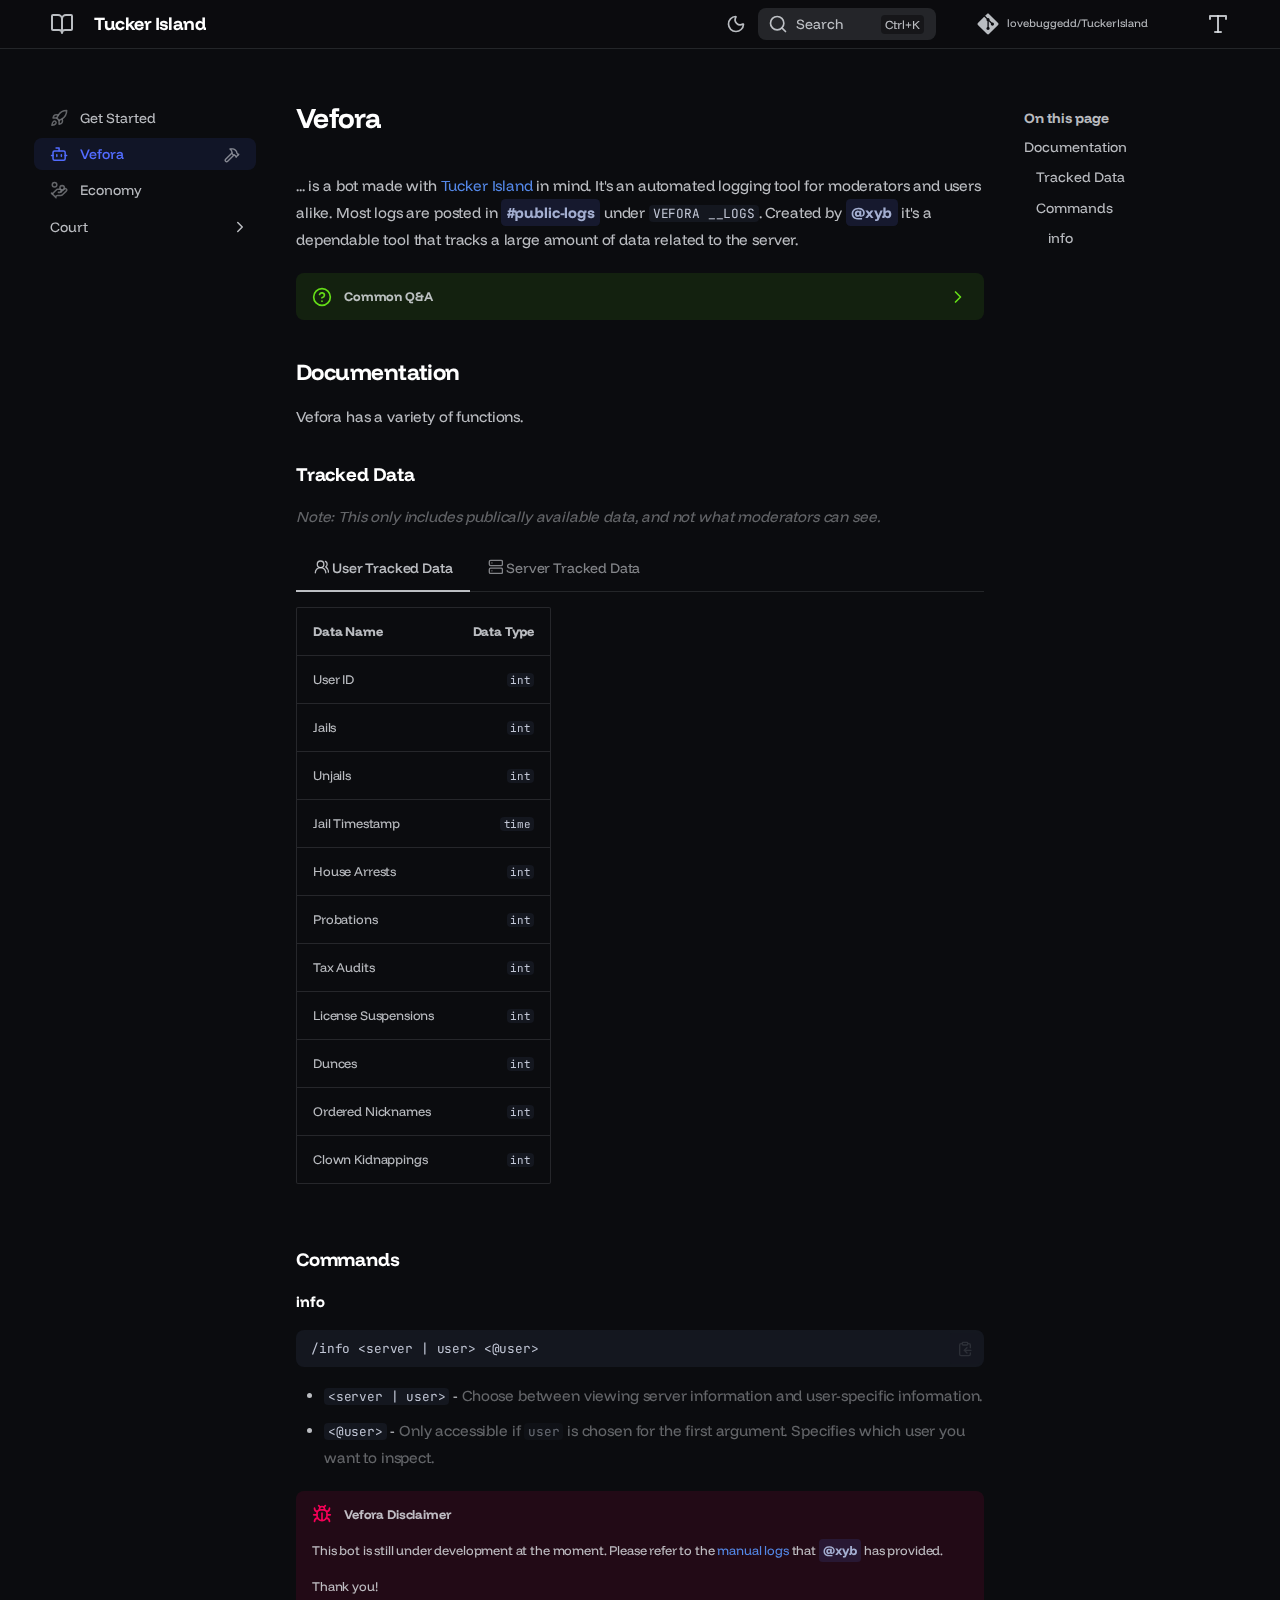
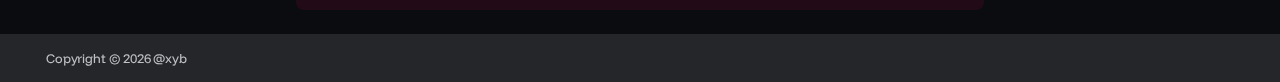
<file: site/vefora/index.html>
<!doctype html>
<html lang="en" class="no-js">
  <head>
    
      <meta charset="utf-8">
      <meta name="viewport" content="width=device-width,initial-scale=1">
      
        <meta name="description" content="Documentation for all of Tucker Island's Discord Features">
      
      
        <meta name="author" content="mat @xyb">
      
      
      
        <link rel="prev" href="./..">
      
      
        <link rel="next" href="../economy/">
      
      
        
      
      
      <link rel="icon" href="../assets/images/favicon.png">
      <meta name="generator" content="zensical-0.0.23">
    
    
      
        <title>Vefora - Tucker Island</title>
      
    
    
      
        
      
      <link rel="stylesheet" href="../assets/stylesheets/modern/main.1e989742.min.css">
      
        
          
        
        <link rel="stylesheet" href="../assets/stylesheets/modern/palette.dfe2e883.min.css">
      
      


    
    
      
    
    
      
        
        
        <link rel="preconnect" href="https://fonts.gstatic.com" crossorigin>
        <link rel="stylesheet" href="https://fonts.googleapis.com/css?family=Funnel+Display:300,300i,400,400i,500,500i,700,700i%7CJetBrains+Mono:400,400i,700,700i&display=fallback">
        <style>:root{--md-text-font:"Funnel Display";--md-code-font:"JetBrains Mono"}</style>
      
    
    
      <link rel="stylesheet" href="../stylesheets/extra.css">
    
    <script>__md_scope=new URL("..",location),__md_hash=e=>[...e].reduce(((e,t)=>(e<<5)-e+t.charCodeAt(0)),0),__md_get=(e,t=localStorage,a=__md_scope)=>JSON.parse(t.getItem(a.pathname+"."+e)),__md_set=(e,t,a=localStorage,_=__md_scope)=>{try{a.setItem(_.pathname+"."+e,JSON.stringify(t))}catch(e){}},document.documentElement.setAttribute("data-platform",navigator.platform)</script>
    
      

    
    
  </head>
  
  
    
    
      
    
    
    
    
    <body dir="ltr" data-md-color-scheme="slate" data-md-color-primary="indigo" data-md-color-accent="indigo">
  
    
    <input class="md-toggle" data-md-toggle="drawer" type="checkbox" id="__drawer" autocomplete="off">
    <input class="md-toggle" data-md-toggle="search" type="checkbox" id="__search" autocomplete="off">
    <label class="md-overlay" for="__drawer"></label>
    <div data-md-component="skip">
      
        
        <a href="#vefora" class="md-skip">
          Skip to content
        </a>
      
    </div>
    <div data-md-component="announce">
      
    </div>
    
    
      

  

<header class="md-header md-header--shadow" data-md-component="header">
  <nav class="md-header__inner md-grid" aria-label="Header">
    <a href="./.." title="Tucker Island" class="md-header__button md-logo" aria-label="Tucker Island" data-md-component="logo">
      
  
  <svg xmlns="http://www.w3.org/2000/svg" fill="none" stroke="currentColor" stroke-linecap="round" stroke-linejoin="round" stroke-width="2" class="lucide lucide-book-open" viewBox="0 0 24 24"><path d="M12 7v14M3 18a1 1 0 0 1-1-1V4a1 1 0 0 1 1-1h5a4 4 0 0 1 4 4 4 4 0 0 1 4-4h5a1 1 0 0 1 1 1v13a1 1 0 0 1-1 1h-6a3 3 0 0 0-3 3 3 3 0 0 0-3-3z"/></svg>

    </a>
    <label class="md-header__button md-icon" for="__drawer">
      
      <svg xmlns="http://www.w3.org/2000/svg" fill="none" stroke="currentColor" stroke-linecap="round" stroke-linejoin="round" stroke-width="2" class="lucide lucide-menu" viewBox="0 0 24 24"><path d="M4 5h16M4 12h16M4 19h16"/></svg>
    </label>
    <div class="md-header__title" data-md-component="header-title">
      <div class="md-header__ellipsis">
        <div class="md-header__topic">
          <span class="md-ellipsis">
            Tucker Island
          </span>
        </div>
        <div class="md-header__topic" data-md-component="header-topic">
          <span class="md-ellipsis">
            
              Vefora
            
          </span>
        </div>
      </div>
    </div>
    
      
        <form class="md-header__option" data-md-component="palette">
  
    
    
    
    <input class="md-option" data-md-color-media="none" data-md-color-scheme="slate" data-md-color-primary="indigo" data-md-color-accent="indigo"  aria-label="Switch to light mode"  type="radio" name="__palette" id="__palette_0">
    
      <label class="md-header__button md-icon" title="Switch to light mode" for="__palette_1" hidden>
        <svg xmlns="http://www.w3.org/2000/svg" fill="none" stroke="currentColor" stroke-linecap="round" stroke-linejoin="round" stroke-width="2" class="lucide lucide-moon" viewBox="0 0 24 24"><path d="M20.985 12.486a9 9 0 1 1-9.473-9.472c.405-.022.617.46.402.803a6 6 0 0 0 8.268 8.268c.344-.215.825-.004.803.401"/></svg>
      </label>
    
  
    
    
    
    <input class="md-option" data-md-color-media="none" data-md-color-scheme="default" data-md-color-primary="indigo" data-md-color-accent="indigo"  aria-label="Switch to dark mode"  type="radio" name="__palette" id="__palette_1">
    
      <label class="md-header__button md-icon" title="Switch to dark mode" for="__palette_0" hidden>
        <svg xmlns="http://www.w3.org/2000/svg" fill="none" stroke="currentColor" stroke-linecap="round" stroke-linejoin="round" stroke-width="2" class="lucide lucide-sun" viewBox="0 0 24 24"><circle cx="12" cy="12" r="4"/><path d="M12 2v2M12 20v2M4.93 4.93l1.41 1.41M17.66 17.66l1.41 1.41M2 12h2M20 12h2M6.34 17.66l-1.41 1.41M19.07 4.93l-1.41 1.41"/></svg>
      </label>
    
  
</form>
      
    
    
      <script>var palette=__md_get("__palette");if(palette&&palette.color){if("(prefers-color-scheme)"===palette.color.media){var media=matchMedia("(prefers-color-scheme: light)"),input=document.querySelector(media.matches?"[data-md-color-media='(prefers-color-scheme: light)']":"[data-md-color-media='(prefers-color-scheme: dark)']");palette.color.media=input.getAttribute("data-md-color-media"),palette.color.scheme=input.getAttribute("data-md-color-scheme"),palette.color.primary=input.getAttribute("data-md-color-primary"),palette.color.accent=input.getAttribute("data-md-color-accent")}for(var[key,value]of Object.entries(palette.color))document.body.setAttribute("data-md-color-"+key,value)}</script>
    
    
    
      
      
        <label class="md-header__button md-icon" for="__search">
          
          <svg xmlns="http://www.w3.org/2000/svg" fill="none" stroke="currentColor" stroke-linecap="round" stroke-linejoin="round" stroke-width="2" class="lucide lucide-search" viewBox="0 0 24 24"><path d="m21 21-4.34-4.34"/><circle cx="11" cy="11" r="8"/></svg>
        </label>
        <div class="md-search" data-md-component="search" role="dialog" aria-label="Search">
  <button type="button" class="md-search__button">
    Search
  </button>
</div>
      
    
    <div class="md-header__source">
      
        <a href="https://github.com/love-buggedd/TuckerIsland" title="Go to repository" class="md-source" data-md-component="source">
  <div class="md-source__icon md-icon">
    
    <svg xmlns="http://www.w3.org/2000/svg" viewBox="0 0 448 512"><!--! Font Awesome Free 7.1.0 by @fontawesome - https://fontawesome.com License - https://fontawesome.com/license/free (Icons: CC BY 4.0, Fonts: SIL OFL 1.1, Code: MIT License) Copyright 2025 Fonticons, Inc.--><path fill="currentColor" d="M439.6 236.1 244 40.5c-5.4-5.5-12.8-8.5-20.4-8.5s-15 3-20.4 8.4L162.5 81l51.5 51.5c27.1-9.1 52.7 16.8 43.4 43.7l49.7 49.7c34.2-11.8 61.2 31 35.5 56.7-26.5 26.5-70.2-2.9-56-37.3L240.3 199v121.9c25.3 12.5 22.3 41.8 9.1 55-6.4 6.4-15.2 10.1-24.3 10.1s-17.8-3.6-24.3-10.1c-17.6-17.6-11.1-46.9 11.2-56v-123c-20.8-8.5-24.6-30.7-18.6-45L142.6 101 8.5 235.1C3 240.6 0 247.9 0 255.5s3 15 8.5 20.4l195.6 195.7c5.4 5.4 12.7 8.4 20.4 8.4s15-3 20.4-8.4l194.7-194.7c5.4-5.4 8.4-12.8 8.4-20.4s-3-15-8.4-20.4"/></svg>
  </div>
  <div class="md-source__repository">
    lovebuggedd/TuckerIsland
  </div>
</a>
      
    </div>
  </nav>
  
</header>
    
    <div class="md-container" data-md-component="container">
      
      
        
          
        
      
      <main class="md-main" data-md-component="main">
        <div class="md-main__inner md-grid">
          
            
              
              <div class="md-sidebar md-sidebar--primary" data-md-component="sidebar" data-md-type="navigation" >
                <div class="md-sidebar__scrollwrap">
                  <div class="md-sidebar__inner">
                    



<nav class="md-nav md-nav--primary" aria-label="Navigation" data-md-level="0">
  <label class="md-nav__title" for="__drawer">
    <a href="./.." title="Tucker Island" class="md-nav__button md-logo" aria-label="Tucker Island" data-md-component="logo">
      
  
  <svg xmlns="http://www.w3.org/2000/svg" fill="none" stroke="currentColor" stroke-linecap="round" stroke-linejoin="round" stroke-width="2" class="lucide lucide-book-open" viewBox="0 0 24 24"><path d="M12 7v14M3 18a1 1 0 0 1-1-1V4a1 1 0 0 1 1-1h5a4 4 0 0 1 4 4 4 4 0 0 1 4-4h5a1 1 0 0 1 1 1v13a1 1 0 0 1-1 1h-6a3 3 0 0 0-3 3 3 3 0 0 0-3-3z"/></svg>

    </a>
    Tucker Island
  </label>
  
    <div class="md-nav__source">
      <a href="https://github.com/love-buggedd/TuckerIsland" title="Go to repository" class="md-source" data-md-component="source">
  <div class="md-source__icon md-icon">
    
    <svg xmlns="http://www.w3.org/2000/svg" viewBox="0 0 448 512"><!--! Font Awesome Free 7.1.0 by @fontawesome - https://fontawesome.com License - https://fontawesome.com/license/free (Icons: CC BY 4.0, Fonts: SIL OFL 1.1, Code: MIT License) Copyright 2025 Fonticons, Inc.--><path fill="currentColor" d="M439.6 236.1 244 40.5c-5.4-5.5-12.8-8.5-20.4-8.5s-15 3-20.4 8.4L162.5 81l51.5 51.5c27.1-9.1 52.7 16.8 43.4 43.7l49.7 49.7c34.2-11.8 61.2 31 35.5 56.7-26.5 26.5-70.2-2.9-56-37.3L240.3 199v121.9c25.3 12.5 22.3 41.8 9.1 55-6.4 6.4-15.2 10.1-24.3 10.1s-17.8-3.6-24.3-10.1c-17.6-17.6-11.1-46.9 11.2-56v-123c-20.8-8.5-24.6-30.7-18.6-45L142.6 101 8.5 235.1C3 240.6 0 247.9 0 255.5s3 15 8.5 20.4l195.6 195.7c5.4 5.4 12.7 8.4 20.4 8.4s15-3 20.4-8.4l194.7-194.7c5.4-5.4 8.4-12.8 8.4-20.4s-3-15-8.4-20.4"/></svg>
  </div>
  <div class="md-source__repository">
    lovebuggedd/TuckerIsland
  </div>
</a>
    </div>
  
  <ul class="md-nav__list" data-md-scrollfix>
    
      
      
  
  
  
  
    <li class="md-nav__item">
      <a href="./.." class="md-nav__link">
        
  
  
    <svg xmlns="http://www.w3.org/2000/svg" fill="none" stroke="currentColor" stroke-linecap="round" stroke-linejoin="round" stroke-width="2" class="lucide lucide-rocket" viewBox="0 0 24 24"><path d="M4.5 16.5c-1.5 1.26-2 5-2 5s3.74-.5 5-2c.71-.84.7-2.13-.09-2.91a2.18 2.18 0 0 0-2.91-.09M12 15l-3-3a22 22 0 0 1 2-3.95A12.88 12.88 0 0 1 22 2c0 2.72-.78 7.5-6 11a22.4 22.4 0 0 1-4 2"/><path d="M9 12H4s.55-3.03 2-4c1.62-1.08 5 0 5 0M12 15v5s3.03-.55 4-2c1.08-1.62 0-5 0-5"/></svg>
  
  <span class="md-ellipsis">
    
  
    Get Started
  

    
  </span>
  
  

      </a>
    </li>
  

    
      
      
  
  
    
  
  
  
    <li class="md-nav__item md-nav__item--active">
      
      <input class="md-nav__toggle md-toggle" type="checkbox" id="__toc">
      
      
        
      
      
        <label class="md-nav__link md-nav__link--active" for="__toc">
          
  
  
    <svg xmlns="http://www.w3.org/2000/svg" fill="none" stroke="currentColor" stroke-linecap="round" stroke-linejoin="round" stroke-width="2" class="lucide lucide-bot" viewBox="0 0 24 24"><path d="M12 8V4H8"/><rect width="16" height="12" x="4" y="8" rx="2"/><path d="M2 14h2M20 14h2M15 13v2M9 13v2"/></svg>
  
  <span class="md-ellipsis">
    
  
    Vefora
  

    
  </span>
  
  
    
  
  
    <span class="md-status md-status--wip" title="WIP">
    </span>
  

  

          <span class="md-nav__icon md-icon"></span>
        </label>
      
      <a href="././" class="md-nav__link md-nav__link--active">
        
  
  
    <svg xmlns="http://www.w3.org/2000/svg" fill="none" stroke="currentColor" stroke-linecap="round" stroke-linejoin="round" stroke-width="2" class="lucide lucide-bot" viewBox="0 0 24 24"><path d="M12 8V4H8"/><rect width="16" height="12" x="4" y="8" rx="2"/><path d="M2 14h2M20 14h2M15 13v2M9 13v2"/></svg>
  
  <span class="md-ellipsis">
    
  
    Vefora
  

    
  </span>
  
  
    
  
  
    <span class="md-status md-status--wip" title="WIP">
    </span>
  

  

      </a>
      
        


<nav class="md-nav md-nav--secondary" aria-label="On this page">
  
  
  
    
  
  
    <label class="md-nav__title" for="__toc">
      <span class="md-nav__icon md-icon"></span>
      On this page
    </label>
    <ul class="md-nav__list" data-md-component="toc" data-md-scrollfix>
      
        <li class="md-nav__item">
  <a href="#documentation" class="md-nav__link">
    <span class="md-ellipsis">
      
        Documentation
      
    </span>
  </a>
  
    <nav class="md-nav" aria-label="Documentation">
      <ul class="md-nav__list">
        
          <li class="md-nav__item">
  <a href="#tracked-data" class="md-nav__link">
    <span class="md-ellipsis">
      
        Tracked Data
      
    </span>
  </a>
  
</li>
        
          <li class="md-nav__item">
  <a href="#commands" class="md-nav__link">
    <span class="md-ellipsis">
      
        Commands
      
    </span>
  </a>
  
    <nav class="md-nav" aria-label="Commands">
      <ul class="md-nav__list">
        
          <li class="md-nav__item">
  <a href="#info" class="md-nav__link">
    <span class="md-ellipsis">
      
        info
      
    </span>
  </a>
  
</li>
        
      </ul>
    </nav>
  
</li>
        
      </ul>
    </nav>
  
</li>
      
    </ul>
  
</nav>
      
    </li>
  

    
      
      
  
  
  
  
    <li class="md-nav__item">
      <a href="../economy/" class="md-nav__link">
        
  
  
    <svg xmlns="http://www.w3.org/2000/svg" fill="none" stroke="currentColor" stroke-linecap="round" stroke-linejoin="round" stroke-width="2" class="lucide lucide-hand-coins" viewBox="0 0 24 24"><path d="M11 15h2a2 2 0 1 0 0-4h-3c-.6 0-1.1.2-1.4.6L3 17"/><path d="m7 21 1.6-1.4c.3-.4.8-.6 1.4-.6h4c1.1 0 2.1-.4 2.8-1.2l4.6-4.4a2 2 0 0 0-2.75-2.91l-4.2 3.9M2 16l6 6"/><circle cx="16" cy="9" r="2.9"/><circle cx="6" cy="5" r="3"/></svg>
  
  <span class="md-ellipsis">
    
  
    Economy
  

    
  </span>
  
  

      </a>
    </li>
  

    
      
      
  
  
  
  
    
    
    
    
    
    <li class="md-nav__item md-nav__item--nested">
      
        
        
        <input class="md-nav__toggle md-toggle " type="checkbox" id="__nav_4" >
        
          
          <label class="md-nav__link" for="__nav_4" id="__nav_4_label" tabindex="0">
            
  
  
  <span class="md-ellipsis">
    
  
    Court
  

    
  </span>
  
  

            <span class="md-nav__icon md-icon"></span>
          </label>
        
        <nav class="md-nav" data-md-level="1" aria-labelledby="__nav_4_label" aria-expanded="false">
          <label class="md-nav__title" for="__nav_4">
            <span class="md-nav__icon md-icon"></span>
            
  
    Court
  

          </label>
          <ul class="md-nav__list" data-md-scrollfix>
            
              
                
  
  
  
  
    <li class="md-nav__item">
      <a href="../court/" class="md-nav__link">
        
  
  
    <svg xmlns="http://www.w3.org/2000/svg" fill="none" stroke="currentColor" stroke-linecap="round" stroke-linejoin="round" stroke-width="2" class="lucide lucide-scale" viewBox="0 0 24 24"><path d="M12 3v18M19 8l3 8a5 5 0 0 1-6 0zV7"/><path d="M3 7h1a17 17 0 0 0 8-2 17 17 0 0 0 8 2h1M5 8l3 8a5 5 0 0 1-6 0zV7M7 21h10"/></svg>
  
  <span class="md-ellipsis">
    
  
    Court
  

    
  </span>
  
  

      </a>
    </li>
  

              
            
          </ul>
        </nav>
      
    </li>
  

    
  </ul>
</nav>
                  </div>
                </div>
              </div>
            
            
              
              <div class="md-sidebar md-sidebar--secondary" data-md-component="sidebar" data-md-type="toc" >
                <div class="md-sidebar__scrollwrap">
                  <div class="md-sidebar__inner">
                    


<nav class="md-nav md-nav--secondary" aria-label="On this page">
  
  
  
    
  
  
    <label class="md-nav__title" for="__toc">
      <span class="md-nav__icon md-icon"></span>
      On this page
    </label>
    <ul class="md-nav__list" data-md-component="toc" data-md-scrollfix>
      
        <li class="md-nav__item">
  <a href="#documentation" class="md-nav__link">
    <span class="md-ellipsis">
      
        Documentation
      
    </span>
  </a>
  
    <nav class="md-nav" aria-label="Documentation">
      <ul class="md-nav__list">
        
          <li class="md-nav__item">
  <a href="#tracked-data" class="md-nav__link">
    <span class="md-ellipsis">
      
        Tracked Data
      
    </span>
  </a>
  
</li>
        
          <li class="md-nav__item">
  <a href="#commands" class="md-nav__link">
    <span class="md-ellipsis">
      
        Commands
      
    </span>
  </a>
  
    <nav class="md-nav" aria-label="Commands">
      <ul class="md-nav__list">
        
          <li class="md-nav__item">
  <a href="#info" class="md-nav__link">
    <span class="md-ellipsis">
      
        info
      
    </span>
  </a>
  
</li>
        
      </ul>
    </nav>
  
</li>
        
      </ul>
    </nav>
  
</li>
      
    </ul>
  
</nav>
                  </div>
                </div>
              </div>
            
          
          
            <div class="md-content" data-md-component="content">
              
              <article class="md-content__inner md-typeset">
                
                  
  
  


<h1 id="vefora">Vefora</h1>
<p>... is a bot made with <a href="https://discord.gg/UPQwaM3HsJ">Tucker Island</a> in mind. It's an automated logging tool for moderators and users alike. Most logs are posted in <span class="mention">#public-logs</span> under <code>VEFORA __LOGS</code>. Created by <span class="mention">@xyb</span> it's a dependable tool that tracks a large amount of data related to the server.</p>
<details class="question">
<summary>Common Q&amp;A</summary>
<p><b>Q:</b> <i>Why can't I use some commands that Vefora has?</i>
<br/>
<b>A:</b> Not all commands/information is accessible to the general public. If you'd like to request specific information that you cannot access as a regular user please contact <span class="mention">@xyb</span> to submit the data-request.</p>
<p><b>Q:</b> <i>Am I allowed to privately request data in court?</i>
<br/>
<b>A:</b> No, if participating in court please refer to using a verbal request rather than a private one. This action when used in court counts as using a witness if you decide to pull <span class="mention">@xyb</span> up for a testimony in regards to accessing the data desired.</p>
</details>
<h2 id="documentation">Documentation</h2>
<p>Vefora has a variety of functions.</p>
<h3 id="tracked-data">Tracked Data</h3>
<p><span class="transparent"><i>Note: This only includes publically available data, and not what moderators can see.</i></span></p>
<div class="tabbed-set tabbed-alternate" data-tabs="1:2"><input checked="checked" id="user-tracked-data" name="__tabbed_1" type="radio" /><input id="server-tracked-data" name="__tabbed_1" type="radio" /><div class="tabbed-labels"><label for="user-tracked-data"><span class="twemoji"><svg xmlns="http://www.w3.org/2000/svg" fill="none" stroke="currentColor" stroke-linecap="round" stroke-linejoin="round" stroke-width="2" class="lucide lucide-users-round" viewBox="0 0 24 24"><path d="M18 21a8 8 0 0 0-16 0"/><circle cx="10" cy="8" r="5"/><path d="M22 20c0-3.37-2-6.5-4-8a5 5 0 0 0-.45-8.3"/></svg></span> User Tracked Data</label><label for="server-tracked-data"><span class="twemoji"><svg xmlns="http://www.w3.org/2000/svg" fill="none" stroke="currentColor" stroke-linecap="round" stroke-linejoin="round" stroke-width="2" class="lucide lucide-server" viewBox="0 0 24 24"><rect width="20" height="8" x="2" y="2" rx="2" ry="2"/><rect width="20" height="8" x="2" y="14" rx="2" ry="2"/><path d="M6 6h.01M6 18h.01"/></svg></span> Server Tracked Data</label></div>
<div class="tabbed-content">
<div class="tabbed-block">
<table>
<thead>
<tr>
<th><b>Data Name</b></th>
<th style="text-align: right;"><b>Data Type</b></th>
</tr>
</thead>
<tbody>
<tr>
<td>User ID</td>
<td style="text-align: right;"><code>int</code></td>
</tr>
<tr>
<td>Jails</td>
<td style="text-align: right;"><code>int</code></td>
</tr>
<tr>
<td>Unjails</td>
<td style="text-align: right;"><code>int</code></td>
</tr>
<tr>
<td>Jail Timestamp</td>
<td style="text-align: right;"><code>time</code></td>
</tr>
<tr>
<td>House Arrests</td>
<td style="text-align: right;"><code>int</code></td>
</tr>
<tr>
<td>Probations</td>
<td style="text-align: right;"><code>int</code></td>
</tr>
<tr>
<td>Tax Audits</td>
<td style="text-align: right;"><code>int</code></td>
</tr>
<tr>
<td>License Suspensions</td>
<td style="text-align: right;"><code>int</code></td>
</tr>
<tr>
<td>Dunces</td>
<td style="text-align: right;"><code>int</code></td>
</tr>
<tr>
<td>Ordered Nicknames</td>
<td style="text-align: right;"><code>int</code></td>
</tr>
<tr>
<td>Clown Kidnappings</td>
<td style="text-align: right;"><code>int</code></td>
</tr>
</tbody>
</table>
</div>
<div class="tabbed-block">
<table>
<thead>
<tr>
<th><b>Data Name</b></th>
<th style="text-align: right;"><b>Data Type</b></th>
</tr>
</thead>
<tbody>
<tr>
<td>Bans</td>
<td style="text-align: right;"><code>int</code></td>
</tr>
<tr>
<td>Kicks</td>
<td style="text-align: right;"><code>int</code></td>
</tr>
<tr>
<td>Timeouts</td>
<td style="text-align: right;"><code>int</code></td>
</tr>
<tr>
<td>Elapsed Timeout</td>
<td style="text-align: right;"><code>float</code></td>
</tr>
<tr>
<td>Jails</td>
<td style="text-align: right;"><code>int</code></td>
</tr>
<tr>
<td>Unjails</td>
<td style="text-align: right;"><code>int</code></td>
</tr>
<tr>
<td>Elapsed Jail Time</td>
<td style="text-align: right;"><code>float</code></td>
</tr>
<tr>
<td>House Arrests</td>
<td style="text-align: right;"><code>int</code></td>
</tr>
<tr>
<td>Probations</td>
<td style="text-align: right;"><code>int</code></td>
</tr>
<tr>
<td>Tax Audits</td>
<td style="text-align: right;"><code>int</code></td>
</tr>
<tr>
<td>Total Tax Audit</td>
<td style="text-align: right;"><code>float</code></td>
</tr>
<tr>
<td>License Suspensions</td>
<td style="text-align: right;"><code>int</code></td>
</tr>
<tr>
<td>Dunces</td>
<td style="text-align: right;"><code>int</code></td>
</tr>
<tr>
<td>Ordered Nicknames</td>
<td style="text-align: right;"><code>int</code></td>
</tr>
<tr>
<td>Clown Kidnappings</td>
<td style="text-align: right;"><code>int</code></td>
</tr>
</tbody>
</table>
</div>
</div>
</div>
<h3 id="commands">Commands</h3>
<h4 id="info">info</h4>
<div class="language-text highlight"><pre><span></span><code><span id="__span-0-1"><a id="__codelineno-0-1" name="__codelineno-0-1" href="#__codelineno-0-1"></a>/info &lt;server | user&gt; &lt;@user&gt;
</span></code></pre></div>
<ul>
<li><code>&lt;server | user&gt;</code> - <span class="transparent">Choose between viewing server information and user-specific information.</span></li>
<li><code>&lt;@user&gt;</code> - <span class="transparent">Only accessible if <code>user</code> is chosen for the first argument. Specifies which user you want to inspect.</span></li>
</ul>
<div class="admonition bug">
<p class="admonition-title">Vefora Disclaimer</p>
<p>This bot is still under development at the moment. Please refer to the <a href="https://docs.google.com/spreadsheets/d/1MWMWmnFSWyMHuTw040OLp5K5FXwgz5jpAqs19EjJUGQ/edit?usp=sharing">manual logs</a> that <span class="mention">@xyb</span> has provided.</p>
<p>Thank you!</p>
</div>
<!-- Reference-Style Links -->









  
  






                
              </article>
            </div>
          
          
  <script>var tabs=__md_get("__tabs");if(Array.isArray(tabs))e:for(var set of document.querySelectorAll(".tabbed-set")){var labels=set.querySelector(".tabbed-labels");for(var tab of tabs)for(var label of labels.getElementsByTagName("label"))if(label.innerText.trim()===tab){var input=document.getElementById(label.htmlFor);input.checked=!0;continue e}}</script>

<script>var target=document.getElementById(location.hash.slice(1));target&&target.name&&(target.checked=target.name.startsWith("__tabbed_"))</script>
        </div>
        
      </main>
      
        <footer class="md-footer">
  
  <div class="md-footer-meta md-typeset">
    <div class="md-footer-meta__inner md-grid">
      <div class="md-copyright">
  
    <div class="md-copyright__highlight">
      Copyright &copy; 2026 @xyb
    </div>
  
  
</div>
      
    </div>
  </div>
</footer>
      
    </div>
    <div class="md-dialog" data-md-component="dialog">
      <div class="md-dialog__inner md-typeset"></div>
    </div>
    
    
    
      
      
      
      <script id="__config" type="application/json">{"annotate":null,"base":"..","features":["search.highlight","content.tabs.link","content.code.copy"],"search":"../assets/javascripts/workers/search.e2d2d235.min.js","tags":null,"translations":{"clipboard.copied":"Copied to clipboard","clipboard.copy":"Copy to clipboard","search.result.more.one":"1 more on this page","search.result.more.other":"# more on this page","search.result.none":"No matching documents","search.result.one":"1 matching document","search.result.other":"# matching documents","search.result.placeholder":"Type to start searching","search.result.term.missing":"Missing","select.version":"Select version"},"version":null}</script>
    
    
      <script src="../assets/javascripts/bundle.5fcf0de6.min.js"></script>
      
        <script src="../javascripts/font-toggle.js"></script>
      
    
  </body>
</html>
</file>
<file: site/stylesheets/extra.css>
:root {
  --font-normal: "Funnel Display";
  --font-dyslexia: "Atkinson Hyperlegible Next";
}

.transparent {
  opacity: 0.5;
}

.md-content a {
  text-decoration: none;
}

.md-content a:hover,
.md-content a:focus {
  color: rgb(170, 60, 170);
  text-decoration: none;
}

.md-content .mention {
  display: inline-block;
  padding: 0.016em 0.35em;
  border-radius: 0.3em;
  font-weight: 750;
  text-decoration: none;
}

.md-content .mention:hover {
  filter: brightness(2);
}

.md-header__button.font-toggle-btn {
  cursor: pointer;
}

.font-toggle-btn svg {
  display: block;
}

.font-toggle-btn[aria-pressed="true"] {
  opacity: 1;
}

.md-status--wip {
  --md-status: url('data:image/svg+xml;utf8,\<svg xmlns="http://www.w3.org/2000/svg" viewBox="0 0 24 24" fill="none" stroke="%23f59e0b" stroke-width="2" stroke-linecap="round" stroke-linejoin="round">\<path d="m15 12-9.373 9.373a1 1 0 0 1-3.001-3L12 9"/>\<path d="m18 15 4-4"/>\<path d="m21.5 11.5-1.914-1.914A2 2 0 0 1 19 8.172v-.344a2 2 0 0 0-.586-1.414l-1.657-1.657A6 6 0 0 0 12.516 3H9l1.243 1.243A6 6 0 0 1 12 8.485V10l2 2h1.172a2 2 0 0 1 1.414.586L18.5 14.5"/>\</svg>');
  color: #526cfe;
}

/* Slate */
[data-md-color-scheme="slate"] .md-content .mention {
  background: color-mix(
    in oklab,
    hsl(234.935 calc(1*85.556%) 64.706% /0.23921568627450981) 100%,
    hsl(0 0% 5.098039215686274% /0.23921568627450981) 60%
  );

  color: color-mix(
    in oklab,
    hsl(0, 0%, 100%),
    hsl(230.667 49.451% 35.686% / 1) 40%
  );
}

/* Default */
[data-md-color-scheme="default"] .md-content .mention {
  background: color-mix(
    in oklab,
    hsl(234.935 85.556% 64.706% / 0.23921568627450981) 100%,
    hsl(0 0% 5.098039215686274% / 0.23921568627450981) 60%
  );

  color: color-mix(
    in oklab,
    hsl(230.667 49.451% 35.686% / 1) 100%,
    hsl(0 0% 0%) 0%
  );
}

html[data-font-mode="dyslexia"] {
  --md-text-font: var(--font-dyslexia);
}

html[data-font-mode="dyslexia"] h1,
html[data-font-mode="dyslexia"] h2,
html[data-font-mode="dyslexia"] h3,
html[data-font-mode="dyslexia"] h4,
html[data-font-mode="dyslexia"] h5,
html[data-font-mode="dyslexia"] h6 {
  --md-text-font: var(--font-normal);
}

sub {
  opacity: 0.5;
}
</file>
<file: site/assets/stylesheets/modern/main.1e989742.min.css>
@charset "UTF-8";html{-webkit-text-size-adjust:none;-moz-text-size-adjust:none;text-size-adjust:none;box-sizing:border-box}*,:after,:before{box-sizing:inherit}@media (prefers-reduced-motion){*,:after,:before{transition:none!important}}body{margin:0}a,button,input,label{-webkit-tap-highlight-color:transparent}a{color:inherit;text-decoration:none}hr{border:0;box-sizing:initial;display:block;height:.05rem;overflow:visible;padding:0}small{font-size:80%}sub,sup{line-height:1em}img{border-style:none}table{border-collapse:initial;border-spacing:0}td,th{font-weight:400;vertical-align:top}button{background:#0000;border:0;font-family:inherit;font-size:inherit;margin:0;padding:0}input{border:0;outline:none}:root{--md-primary-fg-color:#4051b5;--md-primary-fg-color--light:#5d6cc0;--md-primary-fg-color--dark:#303fa1;--md-primary-bg-color:#fff;--md-primary-bg-color--light:#ffffffb3;--md-accent-fg-color:#526cfe;--md-accent-fg-color--transparent:#526cfe1a;--md-accent-bg-color:#fff;--md-accent-bg-color--light:#ffffffb3}[data-md-color-scheme=default]{color-scheme:light}[data-md-color-scheme=default] img[src$="#gh-dark-mode-only"],[data-md-color-scheme=default] img[src$="#only-dark"]{display:none}:root,[data-md-color-scheme=default]{--md-hue:225deg;--md-default-fg-color:#000000de;--md-default-fg-color--light:#0000008c;--md-default-fg-color--lighter:#00000052;--md-default-fg-color--lightest:#0000000d;--md-default-bg-color:#fff;--md-default-bg-color--light:#ffffffb3;--md-default-bg-color--lighter:#ffffff4d;--md-default-bg-color--lightest:#ffffff1f;--md-code-fg-color:#36464e;--md-code-bg-color:#f5f5f5;--md-code-bg-color--light:#f5f5f5b3;--md-code-bg-color--lighter:#f5f5f54d;--md-code-hl-color:#4287ff;--md-code-hl-color--light:#4287ff1a;--md-code-hl-number-color:#d52a2a;--md-code-hl-special-color:#db1457;--md-code-hl-function-color:#a846b9;--md-code-hl-constant-color:#6e59d9;--md-code-hl-keyword-color:#3f6ec6;--md-code-hl-string-color:#1c7d4d;--md-code-hl-name-color:var(--md-code-fg-color);--md-code-hl-operator-color:var(--md-default-fg-color--light);--md-code-hl-punctuation-color:var(--md-default-fg-color--light);--md-code-hl-comment-color:var(--md-default-fg-color--light);--md-code-hl-generic-color:var(--md-default-fg-color--light);--md-code-hl-variable-color:var(--md-default-fg-color--light);--md-typeset-color:var(--md-default-fg-color);--md-typeset-a-color:var(--md-primary-fg-color);--md-typeset-del-color:#f5503d26;--md-typeset-ins-color:#0bd57026;--md-typeset-kbd-color:#fafafa;--md-typeset-kbd-accent-color:#fff;--md-typeset-kbd-border-color:#b8b8b8;--md-typeset-mark-color:#ffff0080;--md-typeset-table-color:#0000001f;--md-typeset-table-color--light:rgba(0,0,0,.035);--md-admonition-fg-color:var(--md-default-fg-color);--md-admonition-bg-color:var(--md-default-bg-color);--md-warning-fg-color:#000000de;--md-warning-bg-color:#ff9;--md-shadow-z1:0 0.2rem 0.5rem #0000000d,0 0 0.05rem #0000001a;--md-shadow-z2:0 0.2rem 0.5rem #0000001a,0 0 0.05rem #00000040;--md-shadow-z3:0 0.2rem 0.5rem #0003,0 0 0.05rem #00000059;--color-foreground:0 0 0;--color-background:255 255 255;--color-background-subtle:240 240 240;--color-backdrop:255 255 255}.md-icon svg{fill:currentcolor;display:block;height:1.2rem;width:1.2rem}.md-icon svg.lucide{fill:#0000;stroke:currentcolor}body{-webkit-font-smoothing:antialiased;-moz-osx-font-smoothing:grayscale;--md-text-font-family:var(--md-text-font,_),-apple-system,BlinkMacSystemFont,Helvetica,Arial,sans-serif;--md-code-font-family:var(--md-code-font,_),SFMono-Regular,Consolas,Menlo,monospace}aside,body,input{font-feature-settings:"kern","liga";color:var(--md-typeset-color);font-family:var(--md-text-font-family)}code,kbd,pre{font-feature-settings:"kern";font-family:var(--md-code-font-family)}:root{--md-typeset-table-sort-icon:url('data:image/svg+xml;charset=utf-8,<svg xmlns="http://www.w3.org/2000/svg" fill="none" stroke="currentColor" stroke-linecap="round" stroke-linejoin="round" stroke-width="2" class="lucide lucide-arrow-down-up" viewBox="0 0 24 24"><path d="m3 16 4 4 4-4m-4 4V4m14 4-4-4-4 4m4-4v16"/></svg>');--md-typeset-table-sort-icon--asc:url('data:image/svg+xml;charset=utf-8,<svg xmlns="http://www.w3.org/2000/svg" fill="none" stroke="currentColor" stroke-linecap="round" stroke-linejoin="round" stroke-width="2" class="lucide lucide-arrow-down-narrow-wide" viewBox="0 0 24 24"><path d="m3 16 4 4 4-4m-4 4V4m4 0h4m-4 4h7m-7 4h10"/></svg>');--md-typeset-table-sort-icon--desc:url('data:image/svg+xml;charset=utf-8,<svg xmlns="http://www.w3.org/2000/svg" fill="none" stroke="currentColor" stroke-linecap="round" stroke-linejoin="round" stroke-width="2" class="lucide lucide-arrow-up-narrow-wide" viewBox="0 0 24 24"><path d="m3 8 4-4 4 4M7 4v16m4-8h4m-4 4h7m-7 4h10"/></svg>');--md-typeset-preview-icon:url('data:image/svg+xml;charset=utf-8,<svg xmlns="http://www.w3.org/2000/svg" fill="none" stroke="currentColor" stroke-linecap="round" stroke-linejoin="round" stroke-width="2" class="lucide lucide-mouse-pointer-2" viewBox="0 0 24 24"><path d="M4.037 4.688a.495.495 0 0 1 .651-.651l16 6.5a.5.5 0 0 1-.063.947l-6.124 1.58a2 2 0 0 0-1.438 1.435l-1.579 6.126a.5.5 0 0 1-.947.063z"/></svg>')}.md-typeset{-webkit-print-color-adjust:exact;color-adjust:exact;font-size:.75rem;letter-spacing:-.01em;line-height:1.8;overflow-wrap:break-word}@media print{.md-typeset{font-size:.68rem}}.md-typeset blockquote,.md-typeset dl,.md-typeset figure,.md-typeset ol,.md-typeset pre,.md-typeset ul{margin-bottom:1em;margin-top:1em}.md-typeset h1{color:var(--md-default-fg-color);font-size:1.875em;line-height:1.3;margin:0 0 1.25em}.md-typeset h1,.md-typeset h2{font-weight:700;letter-spacing:-.025em}.md-typeset h2{font-size:1.5em;line-height:1.4;margin:1.6em 0 .64em}.md-typeset h3{font-size:1.25em;font-weight:700;letter-spacing:-.01em;line-height:1.5;margin:1.6em 0 .8em}.md-typeset h2+h3{margin-top:.8em}.md-typeset h4{font-weight:700;letter-spacing:-.01em;margin:1em 0}.md-typeset h5,.md-typeset h6{color:var(--md-default-fg-color--light);font-size:.8em;font-weight:700;letter-spacing:-.01em;margin:1.25em 0}.md-typeset h5{text-transform:uppercase}.md-typeset h5 code{text-transform:none}.md-typeset hr{border-bottom:.05rem solid var(--md-default-fg-color--lightest);display:flow-root;margin:1.5em 0}.md-typeset a{color:var(--md-typeset-a-color);text-decoration:underline;word-break:break-word}.md-typeset a,.md-typeset a:before{transition:color 125ms}.md-typeset a:focus,.md-typeset a:hover{color:var(--md-accent-fg-color)}.md-typeset a:focus code,.md-typeset a:hover code{background-color:var(--md-accent-fg-color--transparent);color:var(--md-accent-fg-color)}.md-typeset a code{color:var(--md-typeset-a-color)}.md-typeset a.focus-visible{outline-color:var(--md-accent-fg-color);outline-offset:.2rem}.md-typeset code,.md-typeset kbd,.md-typeset pre{color:var(--md-code-fg-color);direction:ltr;font-variant-ligatures:none;transition:background-color 125ms}@media print{.md-typeset code,.md-typeset kbd,.md-typeset pre{white-space:pre-wrap}}.md-typeset code{background-color:var(--md-code-bg-color);border-radius:.2rem;-webkit-box-decoration-break:clone;box-decoration-break:clone;font-size:.85em;padding:0 .2941176471em;transition:color 125ms,background-color 125ms;word-break:break-word}.md-typeset code:not(.focus-visible){-webkit-tap-highlight-color:transparent;outline:none}.md-typeset pre{display:flow-root;line-height:1.4;position:relative}.md-typeset pre>code{border-radius:.4rem;-webkit-box-decoration-break:slice;box-decoration-break:slice;box-shadow:none;display:block;margin:0;outline-color:var(--md-accent-fg-color);overflow:auto;padding:.7720588235em 1.1764705882em;scrollbar-color:var(--md-default-fg-color--lighter) #0000;scrollbar-width:thin;touch-action:auto;word-break:normal}.md-typeset pre>code:hover{scrollbar-color:var(--md-accent-fg-color) #0000}.md-typeset pre>code::-webkit-scrollbar{height:.2rem;width:.2rem}.md-typeset pre>code::-webkit-scrollbar-thumb{background-color:var(--md-default-fg-color--lighter)}.md-typeset pre>code::-webkit-scrollbar-thumb:hover{background-color:var(--md-accent-fg-color)}.md-typeset kbd{border-radius:.2rem;box-shadow:0 0 0 .05rem var(--md-typeset-kbd-border-color),0 .15rem 0 var(--md-typeset-kbd-border-color);color:var(--md-default-fg-color);display:inline-block;font-size:.75em;padding:0 .6666666667em;vertical-align:text-top;word-break:break-word}.md-typeset mark{background-color:var(--md-typeset-mark-color);-webkit-box-decoration-break:clone;box-decoration-break:clone;color:inherit;word-break:break-word}.md-typeset abbr{border-bottom:.05rem dotted var(--md-default-fg-color--light);cursor:help;text-decoration:none}.md-typeset [data-preview]{position:relative}[dir=ltr] .md-typeset [data-preview]:after{margin-left:.125em}[dir=rtl] .md-typeset [data-preview]:after{margin-right:.125em}.md-typeset [data-preview]:after{background-color:currentcolor;content:"";display:inline-block;height:.8em;-webkit-mask-image:var(--md-typeset-preview-icon);mask-image:var(--md-typeset-preview-icon);-webkit-mask-repeat:no-repeat;mask-repeat:no-repeat;-webkit-mask-size:contain;mask-size:contain;transition:background-color 125ms;vertical-align:text-top;width:.8em}.md-typeset small{opacity:.75}[dir=ltr] .md-typeset sub,[dir=ltr] .md-typeset sup{margin-left:.078125em}[dir=rtl] .md-typeset sub,[dir=rtl] .md-typeset sup{margin-right:.078125em}[dir=ltr] .md-typeset blockquote{padding-left:.6rem}[dir=rtl] .md-typeset blockquote{padding-right:.6rem}[dir=ltr] .md-typeset blockquote{border-left:.2rem solid var(--md-default-fg-color--lighter)}[dir=rtl] .md-typeset blockquote{border-right:.2rem solid var(--md-default-fg-color--lighter)}.md-typeset blockquote{color:var(--md-default-fg-color--light);margin-left:0;margin-right:0}.md-typeset ul{list-style-type:disc}.md-typeset ul[type]{list-style-type:revert-layer}[dir=ltr] .md-typeset ol,[dir=ltr] .md-typeset ul{margin-left:.625em}[dir=rtl] .md-typeset ol,[dir=rtl] .md-typeset ul{margin-right:.625em}.md-typeset ol,.md-typeset ul{padding:0}.md-typeset ol:not([hidden]),.md-typeset ul:not([hidden]){display:flow-root}.md-typeset ol ol,.md-typeset ul ol{list-style-type:lower-alpha}.md-typeset ol ol ol,.md-typeset ul ol ol{list-style-type:lower-roman}.md-typeset ol ol ol ol,.md-typeset ul ol ol ol{list-style-type:upper-alpha}.md-typeset ol ol ol ol ol,.md-typeset ul ol ol ol ol{list-style-type:upper-roman}.md-typeset ol[type],.md-typeset ul[type]{list-style-type:revert-layer}[dir=ltr] .md-typeset ol li,[dir=ltr] .md-typeset ul li{margin-left:1.25em}[dir=rtl] .md-typeset ol li,[dir=rtl] .md-typeset ul li{margin-right:1.25em}.md-typeset ol li,.md-typeset ul li{margin-bottom:.5em}.md-typeset ol li blockquote,.md-typeset ol li p,.md-typeset ul li blockquote,.md-typeset ul li p{margin:.5em 0}.md-typeset ol li:last-child,.md-typeset ul li:last-child{margin-bottom:0}[dir=ltr] .md-typeset ol li ol,[dir=ltr] .md-typeset ol li ul,[dir=ltr] .md-typeset ul li ol,[dir=ltr] .md-typeset ul li ul{margin-left:.625em}[dir=rtl] .md-typeset ol li ol,[dir=rtl] .md-typeset ol li ul,[dir=rtl] .md-typeset ul li ol,[dir=rtl] .md-typeset ul li ul{margin-right:.625em}.md-typeset ol li ol,.md-typeset ol li ul,.md-typeset ul li ol,.md-typeset ul li ul{margin-bottom:.5em;margin-top:.5em}[dir=ltr] .md-typeset dd{margin-left:1.875em}[dir=rtl] .md-typeset dd{margin-right:1.875em}.md-typeset dd{margin-bottom:1.5em;margin-top:1em}.md-typeset img,.md-typeset svg,.md-typeset video{height:auto;max-width:100%}.md-typeset img[align=left]{margin:1em 1em 1em 0}.md-typeset img[align=right]{margin:1em 0 1em 1em}.md-typeset img[align]:only-child{margin-top:0}.md-typeset figure{display:flow-root;margin:1em auto;max-width:100%;text-align:center;width:fit-content}.md-typeset figure img{display:block;margin:0 auto}.md-typeset figcaption{font-style:italic;margin:1em auto;max-width:24rem}.md-typeset iframe{max-width:100%}.md-typeset table:not([class]){background-color:var(--md-default-bg-color);border:.05rem solid var(--md-typeset-table-color);border-radius:.1rem;display:inline-block;font-size:.64rem;max-width:100%;overflow:auto;touch-action:auto}@media print{.md-typeset table:not([class]){display:table}}.md-typeset table:not([class])+*{margin-top:1.5em}.md-typeset table:not([class]) td>:first-child,.md-typeset table:not([class]) th>:first-child{margin-top:0}.md-typeset table:not([class]) td>:last-child,.md-typeset table:not([class]) th>:last-child{margin-bottom:0}.md-typeset table:not([class]) td:not([align]),.md-typeset table:not([class]) th:not([align]){text-align:left}[dir=rtl] .md-typeset table:not([class]) td:not([align]),[dir=rtl] .md-typeset table:not([class]) th:not([align]){text-align:right}.md-typeset table:not([class]) th{font-weight:700;min-width:5rem;padding:.9375em 1.25em;vertical-align:top}.md-typeset table:not([class]) td{border-top:.05rem solid var(--md-typeset-table-color);padding:.9375em 1.25em;vertical-align:top}.md-typeset table:not([class]) tbody tr{transition:background-color 125ms}.md-typeset table:not([class]) tbody tr:hover{background-color:var(--md-typeset-table-color--light);box-shadow:0 .05rem 0 var(--md-default-bg-color) inset}.md-typeset table:not([class]) a{word-break:normal}.md-typeset table th[role=columnheader]{cursor:pointer}[dir=ltr] .md-typeset table th[role=columnheader]:after{margin-left:.5em}[dir=rtl] .md-typeset table th[role=columnheader]:after{margin-right:.5em}.md-typeset table th[role=columnheader]:after{content:"";display:inline-block;height:1.2em;-webkit-mask-image:var(--md-typeset-table-sort-icon);mask-image:var(--md-typeset-table-sort-icon);-webkit-mask-repeat:no-repeat;mask-repeat:no-repeat;-webkit-mask-size:contain;mask-size:contain;transition:background-color 125ms;vertical-align:text-bottom;width:1.2em}.md-typeset table th[role=columnheader]:hover:after{background-color:var(--md-default-fg-color--lighter)}.md-typeset table th[role=columnheader][aria-sort=ascending]:after{background-color:var(--md-default-fg-color--light);-webkit-mask-image:var(--md-typeset-table-sort-icon--asc);mask-image:var(--md-typeset-table-sort-icon--asc)}.md-typeset table th[role=columnheader][aria-sort=descending]:after{background-color:var(--md-default-fg-color--light);-webkit-mask-image:var(--md-typeset-table-sort-icon--desc);mask-image:var(--md-typeset-table-sort-icon--desc)}.md-typeset__scrollwrap{margin:1em -.8rem;overflow-x:auto;touch-action:auto}.md-typeset__table{display:inline-block;margin-bottom:.5em;padding:0 .8rem}@media print{.md-typeset__table{display:block}}html .md-typeset__table table{display:table;margin:0;overflow:hidden;width:100%}@media screen and (max-width:44.984375em){.md-content__inner>pre{margin:1em -.8rem}.md-content__inner>pre code{border-radius:0}}.md-banner{background-color:var(--md-accent-fg-color--transparent);color:var(--md-default-fg-color);overflow:auto}@media print{.md-banner{display:none}}.md-banner--warning{background-color:var(--md-warning-bg-color);color:var(--md-warning-fg-color)}.md-banner__inner{font-size:.7rem;margin:.6rem auto;padding:0 .8rem}[dir=ltr] .md-banner__button{float:right}[dir=rtl] .md-banner__button{float:left}.md-banner__button{color:inherit;cursor:pointer;transition:opacity .25s}.no-js .md-banner__button{display:none}.md-banner__button:hover{opacity:.7}html{font-size:125%;height:100%;overflow-x:hidden}@media screen and (min-width:100em){html{font-size:137.5%}}@media screen and (min-width:125em){html{font-size:150%}}body{background-color:var(--md-default-bg-color);display:flex;flex-direction:column;font-size:.5rem;min-height:100%;position:relative;width:100%}@media print{body{display:block}}@media screen and (max-width:59.984375em){body[data-md-scrolllock]{position:fixed}}.md-grid{margin-left:auto;margin-right:auto;max-width:61rem}.md-container{display:flex;flex-direction:column;flex-grow:1}@media print{.md-container{display:block}}.md-main{flex-grow:1}.md-main__inner{display:flex;height:100%;margin-top:1.5rem}.md-ellipsis{overflow:hidden;text-overflow:ellipsis}.md-toggle{display:none}.md-option{height:0;opacity:0;position:absolute;width:0}.md-option:checked+label:not([hidden]){display:block}.md-option.focus-visible+label{outline-color:var(--md-accent-fg-color);outline-style:auto}.md-skip{background-color:var(--md-default-fg-color);border-radius:.1rem;color:var(--md-default-bg-color);font-size:.64rem;margin:.5rem;opacity:0;outline-color:var(--md-accent-fg-color);padding:.3rem .5rem;position:fixed;transform:translateY(.4rem);z-index:-1}.md-skip:focus{opacity:1;transform:translateY(0);transition:transform .25s cubic-bezier(.4,0,.2,1),opacity 175ms 75ms;z-index:10}@page{margin:25mm}:root{--md-clipboard-icon:url('data:image/svg+xml;charset=utf-8,<svg xmlns="http://www.w3.org/2000/svg" fill="none" stroke="currentColor" stroke-linecap="round" stroke-linejoin="round" stroke-width="2" class="lucide lucide-clipboard-copy" viewBox="0 0 24 24"><rect width="8" height="4" x="8" y="2" rx="1" ry="1"/><path d="M8 4H6a2 2 0 0 0-2 2v14a2 2 0 0 0 2 2h12a2 2 0 0 0 2-2v-2M16 4h2a2 2 0 0 1 2 2v4m1 4H11"/><path d="m15 10-4 4 4 4"/></svg>')}.md-clipboard{border-radius:.1rem;color:var(--md-default-fg-color--lightest);cursor:pointer;height:1.5em;outline-color:var(--md-accent-fg-color);outline-offset:.1rem;transition:color .25s;width:1.5em;z-index:1}@media print{.md-clipboard{display:none}}.md-clipboard:not(.focus-visible){-webkit-tap-highlight-color:transparent;outline:none}:hover>.md-clipboard{color:var(--md-default-fg-color--light)}.md-clipboard:focus,.md-clipboard:hover{color:var(--md-accent-fg-color)}.md-clipboard:after{background-color:currentcolor;content:"";display:block;height:1.125em;margin:0 auto;-webkit-mask-image:var(--md-clipboard-icon);mask-image:var(--md-clipboard-icon);-webkit-mask-position:center;mask-position:center;-webkit-mask-repeat:no-repeat;mask-repeat:no-repeat;-webkit-mask-size:contain;mask-size:contain;width:1.125em}.md-clipboard--inline{cursor:pointer}.md-clipboard--inline code{transition:color .25s,background-color .25s}.md-clipboard--inline:focus code,.md-clipboard--inline:hover code{background-color:var(--md-accent-fg-color--transparent);color:var(--md-accent-fg-color)}:root{--md-code-select-icon:url('data:image/svg+xml;charset=utf-8,<svg xmlns="http://www.w3.org/2000/svg" fill="none" stroke="currentColor" stroke-linecap="round" stroke-linejoin="round" stroke-width="2" class="lucide lucide-scan" viewBox="0 0 24 24"><path d="M3 7V5a2 2 0 0 1 2-2h2m10 0h2a2 2 0 0 1 2 2v2m0 10v2a2 2 0 0 1-2 2h-2M7 21H5a2 2 0 0 1-2-2v-2"/></svg>');--md-code-copy-icon:url('data:image/svg+xml;charset=utf-8,<svg xmlns="http://www.w3.org/2000/svg" fill="none" stroke="currentColor" stroke-linecap="round" stroke-linejoin="round" stroke-width="2" class="lucide lucide-clipboard-copy" viewBox="0 0 24 24"><rect width="8" height="4" x="8" y="2" rx="1" ry="1"/><path d="M8 4H6a2 2 0 0 0-2 2v14a2 2 0 0 0 2 2h12a2 2 0 0 0 2-2v-2M16 4h2a2 2 0 0 1 2 2v4m1 4H11"/><path d="m15 10-4 4 4 4"/></svg>')}.md-typeset .md-code__content{display:grid}.md-code__nav{background-color:var(--md-code-bg-color--lighter);border-radius:.1rem;display:flex;gap:.2rem;padding:.2rem;position:absolute;right:.25em;top:.25em;transition:background-color .25s;z-index:1}:hover>.md-code__nav{background-color:var(--md-code-bg-color--light)}.md-code__button{color:var(--md-default-fg-color--lightest);cursor:pointer;display:block;height:1.5em;outline-color:var(--md-accent-fg-color);outline-offset:.1rem;transition:color .25s;width:1.5em}:hover>*>.md-code__button{color:var(--md-default-fg-color--light)}.md-code__button.focus-visible,.md-code__button:hover{color:var(--md-accent-fg-color)}.md-code__button--active{color:var(--md-default-fg-color)!important}.md-code__button:after{background-color:currentcolor;content:"";display:block;height:1.125em;margin:0 auto;-webkit-mask-position:center;mask-position:center;-webkit-mask-repeat:no-repeat;mask-repeat:no-repeat;-webkit-mask-size:contain;mask-size:contain;width:1.125em}.md-code__button[data-md-type=select]:after{-webkit-mask-image:var(--md-code-select-icon);mask-image:var(--md-code-select-icon)}.md-code__button[data-md-type=copy]:after{-webkit-mask-image:var(--md-code-copy-icon);mask-image:var(--md-code-copy-icon)}@keyframes consent{0%{opacity:0;transform:translateY(100%)}to{opacity:1;transform:translateY(0)}}@keyframes overlay{0%{opacity:0}to{opacity:1}}.md-consent__overlay{animation:overlay .35s both;-webkit-backdrop-filter:blur(.2rem);backdrop-filter:blur(.2rem);background-color:var(--md-default-bg-color--light);height:100%;opacity:1;position:fixed;top:0;width:100%;z-index:5}.md-consent__inner{bottom:0;display:flex;justify-content:center;max-height:100%;padding:0;position:fixed;width:100%;z-index:5}.md-consent__form{animation:consent .5s cubic-bezier(.1,.7,.1,1) both;background-color:var(--md-default-bg-color);border:0;border-radius:.8rem;box-shadow:var(--md-shadow-z3);margin:.4rem;overflow:auto;padding-left:1.2rem;padding-right:1.2rem}.md-consent__settings{display:none;margin:1em 0}input:checked+.md-consent__settings{display:block}.md-consent__controls{line-height:1.2;margin-bottom:.8rem}.md-typeset .md-consent__controls .md-button{display:inline}@media screen and (max-width:44.984375em){.md-typeset .md-consent__controls .md-button{display:block;margin-top:.4rem;text-align:center;width:100%}}.md-consent label{cursor:pointer}.md-content{flex-grow:1;min-width:0}.md-content__inner{margin:0 .8rem 1.2rem;padding-top:.7rem}@media screen and (min-width:76.25em){[dir=ltr] .md-sidebar--primary:not([hidden])~.md-content>.md-content__inner{margin-left:1.2rem}[dir=ltr] .md-sidebar--secondary:not([hidden])~.md-content>.md-content__inner,[dir=rtl] .md-sidebar--primary:not([hidden])~.md-content>.md-content__inner{margin-right:1.2rem}[dir=rtl] .md-sidebar--secondary:not([hidden])~.md-content>.md-content__inner{margin-left:1.2rem}}.md-content__inner:before{content:"";display:block;height:.4rem}.md-content__inner>:last-child{margin-bottom:0}[dir=ltr] .md-content__button{float:right}[dir=rtl] .md-content__button{float:left}[dir=ltr] .md-content__button{margin-left:.4rem}[dir=rtl] .md-content__button{margin-right:.4rem}.md-content__button{background-color:var(--md-default-fg-color--lightest);border-radius:.4rem;display:flex;margin-top:.2rem;padding:.3rem}@media print{.md-content__button{display:none}}.md-typeset .md-content__button{color:var(--md-default-fg-color);transition:color .25s,background-color .25s}.md-typeset .md-content__button svg{opacity:.5;transition:opacity .25s}.md-typeset .md-content__button:focus,.md-typeset .md-content__button:hover{background-color:var(--md-accent-fg-color--transparent);color:var(--md-accent-fg-color)}.md-typeset .md-content__button:focus svg,.md-typeset .md-content__button:hover svg{opacity:1}.md-content__button svg{height:.9rem;width:.9rem}[dir=rtl] .md-content__button svg{transform:scaleX(-1)}.md-content__button svg.lucide{fill:#0000;stroke:currentcolor}[dir=ltr] .md-dialog{right:.8rem}[dir=rtl] .md-dialog{left:.8rem}.md-dialog{background-color:var(--md-accent-fg-color);border-radius:1.2rem;bottom:.8rem;box-shadow:var(--md-shadow-z3);min-width:11.1rem;opacity:0;padding:.4rem 1.2rem;pointer-events:none;position:fixed;transform:translateY(100%);transition:transform 0ms .4s,opacity .4s;z-index:4}@media print{.md-dialog{display:none}}.md-dialog--active{opacity:1;pointer-events:auto;transform:translateY(0);transition:transform .4s cubic-bezier(.075,.85,.175,1),opacity .4s}.md-dialog__inner{color:var(--md-default-bg-color);font-size:.7rem}.md-feedback{margin:2em 0 1em;text-align:center}.md-feedback fieldset{border:none;margin:0;padding:0}.md-feedback__title{font-weight:700;margin:1em auto}.md-feedback__inner{position:relative}.md-feedback__list{display:flex;flex-wrap:wrap;place-content:baseline center;position:relative}.md-feedback__list:hover .md-icon:not(:disabled){color:var(--md-default-fg-color--lighter)}:disabled .md-feedback__list{min-height:1.8rem}.md-feedback__icon{color:var(--md-default-fg-color--light);cursor:pointer;flex-shrink:0;margin:0 .1rem;transition:color 125ms}.md-feedback__icon:not(:disabled).md-icon:hover{color:var(--md-accent-fg-color)}.md-feedback__icon:disabled{color:var(--md-default-fg-color--lightest);pointer-events:none}.md-feedback__note{opacity:0;position:relative;transform:translateY(.4rem);transition:transform .4s cubic-bezier(.1,.7,.1,1),opacity .15s}.md-feedback__note>*{margin:0 auto;max-width:16rem}:disabled .md-feedback__note{opacity:1;transform:translateY(0)}@media print{.md-feedback{display:none}}.md-footer{background-color:var(--md-default-bg-color);border-top:.05rem solid var(--md-default-fg-color--lightest);color:var(--md-default-fg-color)}@media print{.md-footer{display:none}}.md-footer__inner{justify-content:space-between;overflow:auto;padding:.2rem}.md-footer__inner:not([hidden]){display:flex}.md-footer__link{align-items:end;display:flex;flex-grow:0.01;margin-bottom:.4rem;margin-top:1rem;max-width:100%;outline-color:var(--md-accent-fg-color);overflow:hidden;transition:opacity .25s}.md-footer__link:focus,.md-footer__link:hover{opacity:.7}[dir=rtl] .md-footer__link svg{transform:scaleX(-1)}@media screen and (max-width:44.984375em){.md-footer__link--prev{flex-shrink:0}.md-footer__link--prev .md-footer__title{display:none}}[dir=ltr] .md-footer__link--next{margin-left:auto}[dir=rtl] .md-footer__link--next{margin-right:auto}.md-footer__link--next{text-align:right}[dir=rtl] .md-footer__link--next{text-align:left}.md-footer__title{flex-grow:1;font-size:.8rem;margin-bottom:.7rem;max-width:calc(100% - 2.4rem);padding:0 1rem;white-space:nowrap}.md-footer__button{margin:.2rem;padding:.4rem}.md-footer__direction{font-size:.6rem;opacity:.7}.md-footer-meta{background-color:var(--md-default-fg-color--lightest)}.md-footer-meta__inner{display:flex;flex-wrap:wrap;justify-content:space-between;padding:.2rem}html .md-footer-meta.md-typeset a:not(:focus,:hover){color:var(--md-default-fg-color)}.md-copyright{color:var(--md-default-fg-color--light);font-size:.64rem;margin:auto .6rem;padding:.4rem 0;width:100%}@media screen and (min-width:45em){.md-copyright{width:auto}}.md-copyright__highlight{color:var(--md-default-fg-color)}.md-social{display:inline-flex;gap:.2rem;margin:0 .4rem;padding:.2rem 0 .6rem}@media screen and (min-width:45em){.md-social{padding:.6rem 0}}.md-social__link{display:inline-block;height:1.6rem;text-align:center;width:1.6rem}.md-social__link:before{line-height:1.9}.md-social__link svg{fill:currentcolor;max-height:.8rem;vertical-align:-25%}.md-social__link svg.lucide{fill:#0000;stroke:currentcolor}.md-typeset .md-button{background-color:var(--md-default-fg-color--lightest);border-radius:1.2rem;color:var(--md-default-fg-color--light);cursor:pointer;display:inline-block;font-weight:700;padding:.625em 2em;text-decoration:none;transition:color 125ms,background-color 125ms,opacity 125ms}.md-typeset .md-button.focus-visible{outline-offset:0}.md-typeset .md-button:focus,.md-typeset .md-button:hover{color:var(--md-default-fg-color--light);opacity:.8}.md-typeset .md-button--primary{background-color:var(--md-primary-fg-color);color:var(--md-primary-bg-color)}.md-typeset .md-button--primary:focus,.md-typeset .md-button--primary:hover{color:var(--md-primary-bg-color);opacity:.8}[dir=ltr] .md-typeset .md-input{border-top-left-radius:.1rem}[dir=ltr] .md-typeset .md-input,[dir=rtl] .md-typeset .md-input{border-top-right-radius:.1rem}[dir=rtl] .md-typeset .md-input{border-top-left-radius:.1rem}.md-typeset .md-input{border-bottom:.1rem solid var(--md-default-fg-color--lighter);box-shadow:var(--md-shadow-z1);font-size:.8rem;height:1.8rem;padding:0 .6rem;transition:border .25s,box-shadow .25s}.md-typeset .md-input:focus,.md-typeset .md-input:hover{border-bottom-color:var(--md-accent-fg-color);box-shadow:var(--md-shadow-z2)}.md-typeset .md-input--stretch{width:100%}.md-header{-webkit-backdrop-filter:blur(.4rem);backdrop-filter:blur(.4rem);background-color:var(--md-default-bg-color--light);color:var(--md-default-fg-color);display:block;left:0;position:sticky;right:0;top:0;z-index:4}@media print{.md-header{display:none}}.md-header[hidden]{transform:translateY(-100%);transition:transform .25s cubic-bezier(.8,0,.6,1)}.md-header--shadow{box-shadow:0 .05rem 0 var(--md-default-fg-color--lightest);transition:transform .25s cubic-bezier(.1,.7,.1,1)}.md-header__inner{align-items:center;display:flex;padding:0 .4rem}.md-header__button{color:currentcolor;cursor:pointer;margin:.2rem;outline-color:var(--md-accent-fg-color);padding:.4rem;position:relative;transition:opacity .25s;vertical-align:middle;z-index:1}.md-header__button:hover{opacity:.7}.md-header__button:not([hidden]){display:inline-block}.md-header__button:not(.focus-visible){-webkit-tap-highlight-color:transparent;outline:none}.md-header__button.md-logo{margin:.2rem;padding:.4rem}@media screen and (max-width:76.234375em){.md-header__button.md-logo{display:none}}.md-header__button.md-logo img,.md-header__button.md-logo svg{fill:currentcolor;display:block;height:1.2rem;width:auto}.md-header__button.md-logo img.lucide,.md-header__button.md-logo svg.lucide{fill:#0000;stroke:currentcolor}@media screen and (min-width:60em){.md-header__button[for=__search]{display:none}}.no-js .md-header__button[for=__search]{display:none}[dir=rtl] .md-header__button[for=__search] svg{transform:scaleX(-1)}@media screen and (min-width:76.25em){.md-header__button[for=__drawer]{display:none}}.md-header__topic{display:flex;max-width:100%;position:absolute;transition:transform .4s cubic-bezier(.1,.7,.1,1),opacity .15s;white-space:nowrap}.md-header__topic+.md-header__topic{opacity:0;pointer-events:none;transform:translateX(1.25rem);transition:transform .4s cubic-bezier(1,.7,.1,.1),opacity .15s;z-index:-1}[dir=rtl] .md-header__topic+.md-header__topic{transform:translateX(-1.25rem)}.md-header__topic:first-child{font-weight:700}.md-header__title{flex-grow:1;font-size:.9rem;height:2.4rem;letter-spacing:-.025em;line-height:2.4rem;margin-left:.4rem;margin-right:.4rem}.md-header__title--active .md-header__topic{opacity:0;pointer-events:none;transform:translateX(-1.25rem);transition:transform .4s cubic-bezier(1,.7,.1,.1),opacity .15s;z-index:-1}[dir=rtl] .md-header__title--active .md-header__topic{transform:translateX(1.25rem)}.md-header__title--active .md-header__topic+.md-header__topic{opacity:1;pointer-events:auto;transform:translateX(0);transition:transform .4s cubic-bezier(.1,.7,.1,1),opacity .15s;z-index:0}.md-header__title>.md-header__ellipsis{height:100%;position:relative;width:100%}.md-header__option{display:flex;flex-shrink:0;max-width:100%;white-space:nowrap}.md-header__option>input{bottom:0}.md-header__source{display:none}@media screen and (min-width:60em){[dir=ltr] .md-header__source{margin-left:1rem}[dir=rtl] .md-header__source{margin-right:1rem}.md-header__source{display:block;max-width:11.5rem;width:11.5rem}}@media screen and (min-width:76.25em){[dir=ltr] .md-header__source{margin-left:1.4rem}[dir=rtl] .md-header__source{margin-right:1.4rem}}.md-header .md-icon svg{height:1rem;width:1rem}:root{--md-nav-icon--next:url('data:image/svg+xml;charset=utf-8,<svg xmlns="http://www.w3.org/2000/svg" fill="none" stroke="currentColor" stroke-linecap="round" stroke-linejoin="round" stroke-width="2" class="lucide lucide-chevron-right" viewBox="0 0 24 24"><path d="m9 18 6-6-6-6"/></svg>')}.md-nav{font-size:.7rem;line-height:1.3;transition:max-height .25s cubic-bezier(.86,0,.07,1)}.md-nav .md-nav__title{display:none}.md-nav__list{display:flex;flex-direction:column;gap:.2rem;list-style:none;margin:0;padding:0}[dir=ltr] .md-nav__list .md-nav__list{margin-left:.6rem}[dir=rtl] .md-nav__list .md-nav__list{margin-right:.6rem}.md-nav__item--nested .md-nav__list:after,.md-nav__item--nested .md-nav__list:before{content:" ";display:block;height:0}.md-nav__link{align-items:flex-start;border-radius:.4rem;cursor:pointer;display:flex;gap:.6rem;margin-left:.2rem;margin-right:.2rem;padding:.35rem .8rem;transition:color .25s,background-color .25s}.md-nav__link .md-nav__link{margin:0}.md-nav__link--passed,.md-nav__link--passed code{color:var(--md-default-fg-color--light)}.md-nav__item .md-nav__link--active{font-weight:500}.md-nav--primary .md-nav__item .md-nav__link--active{background:var(--md-accent-fg-color--transparent);color:var(--md-accent-fg-color)}.md-nav__item .md-nav__link--active,.md-nav__item .md-nav__link--active code{color:var(--md-typeset-a-color)}.md-nav__item .md-nav__link--active code svg,.md-nav__item .md-nav__link--active svg{opacity:1}[dir=ltr] .md-nav__item--nested>.md-nav__link:not(.md-nav__container){padding-right:.35rem}[dir=rtl] .md-nav__item--nested>.md-nav__link:not(.md-nav__container){padding-left:.35rem}.md-nav__link .md-ellipsis{flex-grow:1;position:relative}.md-nav__link .md-ellipsis code{word-break:normal}.md-nav__link svg{fill:currentcolor;flex-shrink:0;height:1.3em;opacity:.5;position:relative;width:1.3em}.md-nav__link svg.lucide{fill:#0000;stroke:currentcolor}.md-nav--primary .md-nav__link[for]:focus:not(.md-nav__link--active),.md-nav--primary .md-nav__link[for]:hover:not(.md-nav__link--active),.md-nav--primary .md-nav__link[href]:focus:not(.md-nav__link--active),.md-nav--primary .md-nav__link[href]:hover:not(.md-nav__link--active){background-color:var(--md-default-fg-color--lightest);color:var(--md-default-fg-color)}.md-nav--secondary .md-nav__link{margin-left:.2rem;margin-right:.2rem;padding:.35rem .8rem}.md-nav--secondary .md-nav__link[for]:focus,.md-nav--secondary .md-nav__link[for]:hover,.md-nav--secondary .md-nav__link[href]:focus,.md-nav--secondary .md-nav__link[href]:hover{background-color:initial;color:var(--md-accent-fg-color)}.md-nav__link.focus-visible{outline-color:var(--md-accent-fg-color)}.md-nav--primary .md-nav__link[for=__toc],.md-nav--primary .md-nav__link[for=__toc]~.md-nav{display:none}.md-nav__icon{font-size:.9rem;height:.9rem;width:.9rem}[dir=rtl] .md-nav__icon:after{transform:rotate(180deg)}.md-nav__item--nested .md-nav__icon:after{background-color:currentcolor;content:"";display:block;height:100%;-webkit-mask-image:var(--md-nav-icon--next);mask-image:var(--md-nav-icon--next);-webkit-mask-position:center;mask-position:center;-webkit-mask-repeat:no-repeat;mask-repeat:no-repeat;-webkit-mask-size:contain;mask-size:contain;transition:transform .25s;width:100%}@media screen and (min-width:76.25em){.md-nav__item--nested.md-nav__item--section>.md-nav__link .md-nav__icon:after{display:none}}.md-nav__item--nested .md-nav__toggle:checked~.md-nav__link .md-nav__icon:after,.md-nav__item--nested .md-toggle--indeterminate~.md-nav__link .md-nav__icon:after{transform:rotate(90deg)}.md-nav__container{background:#0000;gap:.2rem;padding:0}.md-nav__container>:first-child{flex-grow:1;min-width:0}.md-nav__container>:nth-child(2){padding:.35rem}@media screen and (min-width:76.25em){.md-nav__item--section>.md-nav__container>:nth-child(2){display:none}}.md-nav__container__icon{flex-shrink:0}.md-nav__toggle~.md-nav{display:grid;grid-template-rows:minmax(.005rem,0fr);opacity:0;transition:grid-template-rows .25s cubic-bezier(.86,0,.07,1),opacity .25s,visibility 0ms .25s;visibility:collapse}.md-nav__toggle~.md-nav>.md-nav__list{overflow:hidden}.md-nav__toggle.md-toggle--indeterminate~.md-nav,.md-nav__toggle:checked~.md-nav{grid-template-rows:minmax(.4rem,1fr);opacity:1;transition:grid-template-rows .25s cubic-bezier(.86,0,.07,1),opacity .15s .1s,visibility 0ms;visibility:visible}.md-nav__toggle.md-toggle--indeterminate~.md-nav{transition:none}.md-nav--secondary{margin-bottom:.1rem;margin-top:.1rem}.md-nav--secondary .md-nav{margin-top:.2rem}.md-nav--secondary .md-nav__title{background:var(--md-default-bg-color);display:flex;font-weight:700;margin-left:.2rem;margin-right:.2rem;padding:.35rem .6rem;position:sticky;top:0;z-index:1}.md-nav--secondary .md-nav__title .md-nav__icon{display:none}.md-nav--secondary .md-nav__link{padding:.2rem .6rem}@media screen and (max-width:76.234375em){.md-nav--primary{margin-bottom:.4rem;margin-left:.2rem;margin-right:.2rem}.md-nav .md-nav__title[for=__drawer]{align-items:center;border-bottom:.05rem solid var(--md-default-fg-color-lightest);display:flex;font-size:.8rem;font-weight:700;gap:.4rem;padding:.8rem}.md-nav .md-nav__title[for=__drawer] .md-logo{height:1.6rem;width:1.6rem}.md-nav .md-nav__title[for=__drawer] .md-logo img,.md-nav .md-nav__title[for=__drawer] .md-logo svg{fill:currentcolor;display:block;height:100%;max-width:100%;object-fit:contain;width:auto}.md-nav .md-nav__title[for=__drawer] .md-logo img.lucide,.md-nav .md-nav__title[for=__drawer] .md-logo svg.lucide{fill:#0000;stroke:currentcolor}}.md-nav__source{border:.05rem solid var(--md-default-fg-color--lightest);border-radius:.4rem;margin:.2rem .2rem .6rem;transition:background-color .25s,border-color .25s}.md-nav__source:focus,.md-nav__source:hover{background-color:var(--md-default-fg-color--lightest);border-color:#0000}[dir=ltr] .md-nav--integrated>.md-nav__list>.md-nav__item--active .md-nav--secondary{margin-left:1.1rem}[dir=rtl] .md-nav--integrated>.md-nav__list>.md-nav__item--active .md-nav--secondary{margin-right:1.1rem}[dir=ltr] .md-nav--integrated>.md-nav__list>.md-nav__item--active .md-nav--secondary{border-left:.05rem solid var(--md-default-fg-color--lightest)}[dir=rtl] .md-nav--integrated>.md-nav__list>.md-nav__item--active .md-nav--secondary{border-right:.05rem solid var(--md-default-fg-color--lightest)}.md-nav--integrated>.md-nav__list>.md-nav__item--active .md-nav--secondary{display:block;margin-bottom:.5em;margin-top:.5em;opacity:1;visibility:visible}.md-nav--integrated>.md-nav__list>.md-nav__item--active .md-nav--secondary .md-nav__link{background:#0000}.md-nav--integrated>.md-nav__list>.md-nav__item--active .md-nav--secondary .md-nav__link--active{font-weight:500}.md-nav--integrated>.md-nav__list>.md-nav__item--active .md-nav--secondary .md-nav__link:focus,.md-nav--integrated>.md-nav__list>.md-nav__item--active .md-nav--secondary .md-nav__link:hover{color:var(--md-accent-fg-color)}.md-nav--integrated>.md-nav__list>.md-nav__item--active .md-nav--secondary>.md-nav__list{margin-left:0;overflow:visible;padding-bottom:0}.md-nav--integrated>.md-nav__list>.md-nav__item--active .md-nav--secondary>.md-nav__title{display:none}@media screen and (min-width:76.25em){.md-nav--primary{margin-bottom:.1rem;margin-top:.1rem}.md-nav__source{display:none}[dir=ltr] .md-nav__list .md-nav__item--section>.md-nav>.md-nav__list{margin-left:0}[dir=rtl] .md-nav__list .md-nav__item--section>.md-nav>.md-nav__list{margin-right:0}.md-nav__item--section>.md-nav__link--active,.md-nav__item--section>.md-nav__link>.md-nav__link--active{font-weight:700}.md-nav__item--section{margin-top:.4rem}.md-nav__item--section:first-child{margin-top:0}.md-nav__item--section:last-child{margin-bottom:0}.md-nav__item--section>.md-nav__link{font-weight:700}.md-nav__item--section>.md-nav__link:not(.md-nav__container){pointer-events:none}.md-nav__item--section>.md-nav{display:block;opacity:1;visibility:visible}.md-nav__item--section>.md-nav>.md-nav__list>.md-nav__item{padding:0}.md-nav--lifted{margin-top:0}.md-nav--lifted>.md-nav__list>.md-nav__item{display:none}.md-nav--lifted>.md-nav__list>.md-nav__item--active{display:block}.md-nav--lifted>.md-nav__list>.md-nav__item--active>.md-nav{margin-top:.1rem}.md-nav--lifted>.md-nav__list>.md-nav__item--active>.md-nav>.md-nav__list:before,.md-nav--lifted>.md-nav__list>.md-nav__item--active>.md-nav__link{display:none}.md-nav--lifted>.md-nav__list>.md-nav__item--active.md-nav__item--section{margin:0}.md-nav--lifted .md-nav[data-md-level="1"]{grid-template-rows:minmax(.4rem,1fr);opacity:1;visibility:visible}}:root{--md-path-icon:url('data:image/svg+xml;charset=utf-8,<svg xmlns="http://www.w3.org/2000/svg" fill="none" stroke="currentColor" stroke-linecap="round" stroke-linejoin="round" stroke-width="2" class="lucide lucide-chevron-right" viewBox="0 0 24 24"><path d="m9 18 6-6-6-6"/></svg>')}.md-path{font-size:.7rem;margin:.4rem .8rem 0;overflow:auto;padding-top:1.2rem}.md-path:not([hidden]){display:block}@media screen and (min-width:76.25em){.md-path{margin:.4rem 1.2rem 0}}.md-path__list{align-items:center;display:flex;gap:.2rem;list-style:none;margin:0;padding:0}.md-path__item:not(:first-child){align-items:center;display:inline-flex;gap:.2rem;white-space:nowrap}.md-path__item:not(:first-child):before{background-color:var(--md-default-fg-color--lighter);content:"";display:inline;height:.6rem;-webkit-mask-image:var(--md-path-icon);mask-image:var(--md-path-icon);width:.6rem}.md-path__link{align-items:center;color:var(--md-default-fg-color--light);display:flex;transition:color .25s}.md-path__link:focus,.md-path__link:hover{color:var(--md-accent-fg-color)}:root{--md-progress-value:0;--md-progress-delay:400ms}.md-progress{background:var(--md-primary-bg-color);height:.075rem;opacity:min(clamp(0,var(--md-progress-value),1),clamp(0,100 - var(--md-progress-value),1));position:fixed;top:0;transform:scaleX(calc(var(--md-progress-value)*1%));transform-origin:left;transition:transform .5s cubic-bezier(.19,1,.22,1),opacity .25s var(--md-progress-delay);width:100%;z-index:4}:root{--md-search-icon:url('data:image/svg+xml;charset=utf-8,<svg xmlns="http://www.w3.org/2000/svg" fill="none" stroke="currentColor" stroke-linecap="round" stroke-linejoin="round" stroke-width="2" class="lucide lucide-search" viewBox="0 0 24 24"><path d="m21 21-4.34-4.34"/><circle cx="11" cy="11" r="8"/></svg>')}.md-search{position:relative}@media screen and (min-width:45em){.md-search{padding:.2rem 0}}@media screen and (max-width:59.984375em){.md-search{display:none}}.no-js .md-search{display:none}[dir=ltr] .md-search__button{padding-left:1.9rem;padding-right:2.2rem}[dir=rtl] .md-search__button{padding-left:2.2rem;padding-right:1.9rem}.md-search__button{background:var(--md-default-bg-color);color:var(--md-default-fg-color);cursor:pointer;font-size:.7rem;position:relative;text-align:left}@media screen and (min-width:45em){.md-search__button{background-color:var(--md-default-fg-color--lightest);border-radius:.4rem;height:1.6rem;transition:background-color .4s,color .4s;width:8.9rem}.md-search__button:focus,.md-search__button:hover{background-color:var(--md-default-fg-color--lighter);color:var(--md-default-fg-color)}}[dir=ltr] .md-search__button:before{left:0}[dir=rtl] .md-search__button:before{right:0}.md-search__button:before{background-color:var(--md-default-fg-color);content:"";height:1rem;margin-left:.5rem;-webkit-mask-image:var(--md-search-icon);mask-image:var(--md-search-icon);-webkit-mask-position:center;mask-position:center;-webkit-mask-repeat:no-repeat;mask-repeat:no-repeat;-webkit-mask-size:contain;mask-size:contain;position:absolute;top:.3rem;width:1rem}.md-search__button:after{background:var(--md-default-bg-color--light);border-radius:.2rem;content:"Ctrl+K";display:block;font-size:.6rem;padding:.1rem .2rem;position:absolute;right:.6rem;top:.35rem}[data-platform^=Mac] .md-search__button:after{content:"⌘K"}.md-select{position:relative;z-index:1}.md-select__inner{background-color:var(--md-default-bg-color);border-radius:.4rem;box-shadow:var(--md-shadow-z2);color:var(--md-default-fg-color);left:50%;margin-top:.2rem;max-height:0;opacity:0;position:absolute;top:calc(100% - .2rem);transform:translate3d(-50%,.3rem,0);transition:transform .25s 375ms,opacity .25s .25s,max-height 0ms .5s}@media screen and (max-width:59.984375em){.md-select__inner{left:100%;transform:translate3d(-100%,.3rem,0)}}.md-select:focus-within .md-select__inner,.md-select:hover .md-select__inner{max-height:min(75vh,28rem);opacity:1;transform:translate3d(-50%,0,0);transition:transform .25s cubic-bezier(.1,.7,.1,1),opacity .25s,max-height 0ms}@media screen and (max-width:59.984375em){.md-select:focus-within .md-select__inner,.md-select:hover .md-select__inner{transform:translate3d(-100%,0,0)}}.md-select__inner:after{border-bottom:.2rem solid #0000;border-bottom-color:var(--md-default-bg-color);border-left:.2rem solid #0000;border-right:.2rem solid #0000;border-top:0;content:"";filter:drop-shadow(0 -1px 0 var(--md-default-fg-color--lightest));height:0;left:50%;margin-left:-.2rem;margin-top:-.2rem;position:absolute;top:0;width:0}@media screen and (max-width:59.984375em){.md-select__inner:after{left:auto;right:1rem}}.md-select__list{border-radius:.1rem;font-size:.8rem;list-style-type:none;margin:0;max-height:inherit;overflow:auto;padding:0}.md-select__item{line-height:1.8rem}[dir=ltr] .md-select__link{padding-left:.6rem;padding-right:1.2rem}[dir=rtl] .md-select__link{padding-left:1.2rem;padding-right:.6rem}.md-select__link{cursor:pointer;display:block;outline:none;scroll-snap-align:start;transition:background-color .25s,color .25s;width:100%}.md-select__link:focus,.md-select__link:hover{color:var(--md-accent-fg-color)}.md-select__link:focus{background-color:var(--md-default-fg-color--lightest)}.md-sidebar{align-self:flex-start;flex-shrink:0;padding:1.1rem 0;position:sticky;top:2.4rem;width:12.1rem}@media print{.md-sidebar{display:none}}@media screen and (max-width:76.234375em){[dir=ltr] .md-sidebar--primary{left:-12.1rem}[dir=rtl] .md-sidebar--primary{right:-12.1rem}.md-sidebar--primary{-webkit-backdrop-filter:blur(.4rem);backdrop-filter:blur(.4rem);background-color:var(--md-default-bg-color--light);border-radius:.8rem;display:block;height:calc(100% - .8rem);position:fixed;top:.4rem;transform:translateX(0);transition:transform .25s cubic-bezier(.5,0,.5,0),box-shadow .25s;width:12.1rem;z-index:5}[data-md-toggle=drawer]:checked~.md-container .md-sidebar--primary{box-shadow:var(--md-shadow-z3);transform:translateX(12.5rem);transition:transform .35s cubic-bezier(.7,.7,.1,1),box-shadow .35s}[dir=rtl] [data-md-toggle=drawer]:checked~.md-container .md-sidebar--primary{transform:translateX(-12.5rem)}.md-sidebar--primary .md-sidebar__scrollwrap{bottom:0;left:0;margin:0;overscroll-behavior-y:contain;position:absolute;right:0;top:0}}@media screen and (min-width:76.25em){.md-sidebar{height:0}.no-js .md-sidebar{height:auto}.md-header--lifted~.md-container .md-sidebar{top:4.8rem}}.md-sidebar--secondary{display:none;order:2}@media screen and (min-width:60em){.md-sidebar--secondary{height:0}.no-js .md-sidebar--secondary{height:auto}.md-sidebar--secondary:not([hidden]){display:block}.md-sidebar--secondary .md-sidebar__scrollwrap{touch-action:pan-y}}.md-sidebar__scrollwrap{backface-visibility:hidden;overflow-y:auto;scrollbar-color:var(--md-default-fg-color--lighter) #0000}@media screen and (min-width:60em){.md-sidebar__scrollwrap{scrollbar-gutter:stable;scrollbar-width:thin}}.md-sidebar__scrollwrap::-webkit-scrollbar{height:.2rem;width:.2rem}.md-sidebar__scrollwrap:focus-within,.md-sidebar__scrollwrap:hover{scrollbar-color:var(--md-accent-fg-color) #0000}.md-sidebar__scrollwrap:focus-within::-webkit-scrollbar-thumb,.md-sidebar__scrollwrap:hover::-webkit-scrollbar-thumb{background-color:var(--md-default-fg-color--lighter)}.md-sidebar__scrollwrap:focus-within::-webkit-scrollbar-thumb:hover,.md-sidebar__scrollwrap:hover::-webkit-scrollbar-thumb:hover{background-color:var(--md-accent-fg-color)}@supports selector(::-webkit-scrollbar){.md-sidebar__scrollwrap{scrollbar-gutter:auto}[dir=ltr] .md-sidebar__inner{padding-right:calc(100% - 11.5rem)}[dir=rtl] .md-sidebar__inner{padding-left:calc(100% - 11.5rem)}@media screen and (max-width:76.234375em){[dir=ltr] .md-sidebar__inner{padding-right:0}[dir=rtl] .md-sidebar__inner{padding-left:0}}}@media screen and (max-width:76.234375em){.md-overlay{-webkit-backdrop-filter:blur(.2rem);backdrop-filter:blur(.2rem);background-color:var(--md-default-bg-color--light);height:0;opacity:0;position:fixed;top:0;transition:width 0ms .6s,height 0ms .6s,opacity .35s .25s;width:0;z-index:5}[data-md-toggle=drawer]:checked~.md-overlay{height:100%;opacity:1;transition:width 0ms,height 0ms,opacity .35s;width:100%}}@keyframes facts{0%{height:0}to{height:.65rem}}@keyframes fact{0%{opacity:0;transform:translateY(100%)}50%{opacity:0}to{opacity:1;transform:translateY(0)}}:root{--md-source-forks-icon:url('data:image/svg+xml;charset=utf-8,<svg xmlns="http://www.w3.org/2000/svg" fill="none" stroke="currentColor" stroke-linecap="round" stroke-linejoin="round" stroke-width="2" class="lucide lucide-git-fork" viewBox="0 0 24 24"><circle cx="12" cy="18" r="3"/><circle cx="6" cy="6" r="3"/><circle cx="18" cy="6" r="3"/><path d="M18 9v2c0 .6-.4 1-1 1H7c-.6 0-1-.4-1-1V9m6 3v3"/></svg>');--md-source-repositories-icon:url('data:image/svg+xml;charset=utf-8,<svg xmlns="http://www.w3.org/2000/svg" fill="none" stroke="currentColor" stroke-linecap="round" stroke-linejoin="round" stroke-width="2" class="lucide lucide-book" viewBox="0 0 24 24"><path d="M4 19.5v-15A2.5 2.5 0 0 1 6.5 2H19a1 1 0 0 1 1 1v18a1 1 0 0 1-1 1H6.5a1 1 0 0 1 0-5H20"/></svg>');--md-source-stars-icon:url('data:image/svg+xml;charset=utf-8,<svg xmlns="http://www.w3.org/2000/svg" fill="none" stroke="currentColor" stroke-linecap="round" stroke-linejoin="round" stroke-width="2" class="lucide lucide-star" viewBox="0 0 24 24"><path d="M11.525 2.295a.53.53 0 0 1 .95 0l2.31 4.679a2.12 2.12 0 0 0 1.595 1.16l5.166.756a.53.53 0 0 1 .294.904l-3.736 3.638a2.12 2.12 0 0 0-.611 1.878l.882 5.14a.53.53 0 0 1-.771.56l-4.618-2.428a2.12 2.12 0 0 0-1.973 0L6.396 21.01a.53.53 0 0 1-.77-.56l.881-5.139a2.12 2.12 0 0 0-.611-1.879L2.16 9.795a.53.53 0 0 1 .294-.906l5.165-.755a2.12 2.12 0 0 0 1.597-1.16z"/></svg>');--md-source-version-icon:url('data:image/svg+xml;charset=utf-8,<svg xmlns="http://www.w3.org/2000/svg" fill="none" stroke="currentColor" stroke-linecap="round" stroke-linejoin="round" stroke-width="2" class="lucide lucide-tag" viewBox="0 0 24 24"><path d="M12.586 2.586A2 2 0 0 0 11.172 2H4a2 2 0 0 0-2 2v7.172a2 2 0 0 0 .586 1.414l8.704 8.704a2.426 2.426 0 0 0 3.42 0l6.58-6.58a2.426 2.426 0 0 0 0-3.42z"/><circle cx="7.5" cy="7.5" r=".5" fill="currentColor"/></svg>')}.md-source{backface-visibility:hidden;display:block;font-size:.55rem;line-height:1.2;outline-color:var(--md-accent-fg-color);transition:opacity .25s;white-space:nowrap}.md-source:hover{opacity:.7}.md-source__icon{display:inline-block;height:2.4rem;vertical-align:middle;width:2rem}[dir=ltr] .md-source__icon svg{margin-left:.6rem}[dir=rtl] .md-source__icon svg{margin-right:.6rem}.md-source__icon svg{margin-top:.6rem}.md-header .md-source__icon svg{height:1.2rem;width:1.2rem}[dir=ltr] .md-source__icon+.md-source__repository{padding-left:2rem}[dir=rtl] .md-source__icon+.md-source__repository{padding-right:2rem}[dir=ltr] .md-source__icon+.md-source__repository{margin-left:-2rem}[dir=rtl] .md-source__icon+.md-source__repository{margin-right:-2rem}[dir=ltr] .md-source__repository{margin-left:.6rem}[dir=rtl] .md-source__repository{margin-right:.6rem}.md-source__repository{display:inline-block;max-width:calc(100% - 1.2rem);overflow:hidden;text-overflow:ellipsis;vertical-align:middle}.md-source__facts{display:flex;font-size:.55rem;gap:.4rem;list-style-type:none;margin:.1rem 0 0;opacity:.75;overflow:hidden;padding:0;width:100%}.md-source__repository--active .md-source__facts{animation:facts 0ms ease-in}.md-source__fact{overflow:hidden;text-overflow:ellipsis}.md-source__repository--active .md-source__fact{animation:fact 0ms ease-out}[dir=ltr] .md-source__fact:before{margin-right:.1rem}[dir=rtl] .md-source__fact:before{margin-left:.1rem}.md-source__fact:before{background-color:currentcolor;content:"";display:inline-block;height:.6rem;-webkit-mask-position:center;mask-position:center;-webkit-mask-repeat:no-repeat;mask-repeat:no-repeat;-webkit-mask-size:contain;mask-size:contain;vertical-align:text-top;width:.6rem}.md-source__fact:nth-child(1n+2){flex-shrink:0}.md-source__fact--version:before{-webkit-mask-image:var(--md-source-version-icon);mask-image:var(--md-source-version-icon)}.md-source__fact--stars:before{-webkit-mask-image:var(--md-source-stars-icon);mask-image:var(--md-source-stars-icon)}.md-source__fact--forks:before{-webkit-mask-image:var(--md-source-forks-icon);mask-image:var(--md-source-forks-icon)}.md-source__fact--repositories:before{-webkit-mask-image:var(--md-source-repositories-icon);mask-image:var(--md-source-repositories-icon)}.md-source-file{margin:1em 0}[dir=ltr] .md-source-file__fact{margin-right:.6rem}[dir=rtl] .md-source-file__fact{margin-left:.6rem}.md-source-file__fact{align-items:center;color:var(--md-default-fg-color--light);display:inline-flex;font-size:.68rem;gap:.3rem}.md-source-file__fact .md-icon{flex-shrink:0;margin-bottom:.05rem}[dir=ltr] .md-source-file__fact .md-author{float:left}[dir=rtl] .md-source-file__fact .md-author{float:right}.md-source-file__fact .md-author{margin-right:.2rem}.md-source-file__fact svg{width:.9rem}:root{--md-status:url('data:image/svg+xml;charset=utf-8,<svg xmlns="http://www.w3.org/2000/svg" fill="none" stroke="currentColor" stroke-linecap="round" stroke-linejoin="round" stroke-width="2" class="lucide lucide-info" viewBox="0 0 24 24"><circle cx="12" cy="12" r="10"/><path d="M12 16v-4m0-4h.01"/></svg>');--md-status--new:url('data:image/svg+xml;charset=utf-8,<svg xmlns="http://www.w3.org/2000/svg" fill="none" stroke="currentColor" stroke-linecap="round" stroke-linejoin="round" stroke-width="2" class="lucide lucide-badge-alert" viewBox="0 0 24 24"><path d="M3.85 8.62a4 4 0 0 1 4.78-4.77 4 4 0 0 1 6.74 0 4 4 0 0 1 4.78 4.78 4 4 0 0 1 0 6.74 4 4 0 0 1-4.77 4.78 4 4 0 0 1-6.75 0 4 4 0 0 1-4.78-4.77 4 4 0 0 1 0-6.76M12 8v4m0 4h.01"/></svg>');--md-status--deprecated:url('data:image/svg+xml;charset=utf-8,<svg xmlns="http://www.w3.org/2000/svg" fill="none" stroke="currentColor" stroke-linecap="round" stroke-linejoin="round" stroke-width="2" class="lucide lucide-trash" viewBox="0 0 24 24"><path d="M19 6v14a2 2 0 0 1-2 2H7a2 2 0 0 1-2-2V6M3 6h18M8 6V4a2 2 0 0 1 2-2h4a2 2 0 0 1 2 2v2"/></svg>')}.md-status:after{background-color:var(--md-default-fg-color--light);content:"";display:inline-block;height:1.125em;-webkit-mask-image:var(--md-status);mask-image:var(--md-status);-webkit-mask-position:center;mask-position:center;-webkit-mask-repeat:no-repeat;mask-repeat:no-repeat;-webkit-mask-size:contain;mask-size:contain;vertical-align:text-bottom;width:1.125em}.md-status:hover:after{background-color:currentcolor}.md-status--new:after{-webkit-mask-image:var(--md-status--new);mask-image:var(--md-status--new)}.md-status--deprecated:after{-webkit-mask-image:var(--md-status--deprecated);mask-image:var(--md-status--deprecated)}.md-tabs{box-shadow:0 -.05rem 0 inset var(--md-default-fg-color--lightest);color:var(--md-default-fg-color);display:block;line-height:1.3;overflow:auto;width:100%;z-index:2}@media print{.md-tabs{display:none}}@media screen and (max-width:76.234375em){.md-tabs{display:none}}.md-header--lifted .md-tabs{box-shadow:none;margin-bottom:-.05rem}.md-tabs[hidden]{pointer-events:none}[dir=ltr] .md-tabs__list{margin-left:.4rem}[dir=rtl] .md-tabs__list{margin-right:.4rem}.md-tabs__list{contain:content;display:flex;list-style:none;margin:0;overflow:auto;padding:0;scrollbar-width:none;white-space:nowrap}.md-tabs__list::-webkit-scrollbar{display:none}.md-tabs__item{height:2.4rem;padding-left:.6rem;padding-right:.6rem}.md-tabs__item--active{border-bottom:.05rem solid var(--md-default-fg-color);font-weight:500;position:relative;transition:border-bottom .25s}.md-tabs[hidden] .md-tabs__item--active{border-bottom:.05rem solid #0000}.md-tabs__item--active .md-tabs__link{color:inherit;opacity:1}.md-tabs__link{backface-visibility:hidden;display:flex;font-size:.7rem;margin-top:.8rem;opacity:.7;outline-color:var(--md-accent-fg-color);outline-offset:.2rem;transition:transform .4s cubic-bezier(.1,.7,.1,1),opacity .25s}.md-tabs__link:focus,.md-tabs__link:hover{color:inherit;opacity:1}[dir=ltr] .md-tabs__link svg{margin-right:.4rem}[dir=rtl] .md-tabs__link svg{margin-left:.4rem}.md-tabs__link svg{fill:currentcolor;height:1.3em}.md-tabs__item:nth-child(2) .md-tabs__link{transition-delay:20ms}.md-tabs__item:nth-child(3) .md-tabs__link{transition-delay:40ms}.md-tabs__item:nth-child(4) .md-tabs__link{transition-delay:60ms}.md-tabs__item:nth-child(5) .md-tabs__link{transition-delay:80ms}.md-tabs__item:nth-child(6) .md-tabs__link{transition-delay:.1s}.md-tabs__item:nth-child(7) .md-tabs__link{transition-delay:.12s}.md-tabs__item:nth-child(8) .md-tabs__link{transition-delay:.14s}.md-tabs__item:nth-child(9) .md-tabs__link{transition-delay:.16s}.md-tabs__item:nth-child(10) .md-tabs__link{transition-delay:.18s}.md-tabs__item:nth-child(11) .md-tabs__link{transition-delay:.2s}.md-tabs__item:nth-child(12) .md-tabs__link{transition-delay:.22s}.md-tabs__item:nth-child(13) .md-tabs__link{transition-delay:.24s}.md-tabs__item:nth-child(14) .md-tabs__link{transition-delay:.26s}.md-tabs__item:nth-child(15) .md-tabs__link{transition-delay:.28s}.md-tabs__item:nth-child(16) .md-tabs__link{transition-delay:.3s}.md-tabs[hidden] .md-tabs__link{opacity:0;transform:translateY(50%);transition:transform 0ms .1s,opacity .1s}:root{--md-tag-icon:url('data:image/svg+xml;charset=utf-8,<svg xmlns="http://www.w3.org/2000/svg" viewBox="0 0 24 24"><path d="m5.41 21 .71-4h-4l.35-2h4l1.06-6h-4l.35-2h4l.71-4h2l-.71 4h6l.71-4h2l-.71 4h4l-.35 2h-4l-1.06 6h4l-.35 2h-4l-.71 4h-2l.71-4h-6l-.71 4zM9.53 9l-1.06 6h6l1.06-6z"/></svg>')}.md-typeset .md-tags:not([hidden]){display:inline-flex;flex-wrap:wrap;gap:.5em;margin-bottom:.75em;margin-top:-.125em}.md-typeset .md-tag{align-items:center;background:var(--md-default-fg-color--lightest);border-radius:.4rem;display:inline-flex;font-size:.64rem;font-size:min(.8em,.64rem);font-weight:700;gap:.5em;letter-spacing:normal;line-height:1.6;padding:.3125em .78125em}.md-typeset .md-tag[href]{-webkit-tap-highlight-color:transparent;color:inherit;outline:none;transition:color 125ms,background-color 125ms}.md-typeset .md-tag[href]:focus,.md-typeset .md-tag[href]:hover{background-color:var(--md-accent-fg-color);color:var(--md-accent-bg-color)}[id]>.md-typeset .md-tag{vertical-align:text-top}.md-typeset .md-tag-shadow{opacity:.5}.md-typeset .md-tag-icon:before{background-color:var(--md-default-fg-color--lighter);content:"";display:inline-block;height:1.2em;-webkit-mask-image:var(--md-tag-icon);mask-image:var(--md-tag-icon);-webkit-mask-position:center;mask-position:center;-webkit-mask-repeat:no-repeat;mask-repeat:no-repeat;-webkit-mask-size:contain;mask-size:contain;transition:background-color 125ms;vertical-align:text-bottom;width:1.2em}.md-typeset .md-tag-icon[href]:focus:before,.md-typeset .md-tag-icon[href]:hover:before{background-color:var(--md-accent-bg-color)}@keyframes pulse{0%{transform:scale(.95)}75%{transform:scale(1)}to{transform:scale(.95)}}:root{--md-annotation-bg-icon:url('data:image/svg+xml;charset=utf-8,<svg xmlns="http://www.w3.org/2000/svg" viewBox="0 0 24 24"><path d="M12 2A10 10 0 0 0 2 12a10 10 0 0 0 10 10 10 10 0 0 0 10-10A10 10 0 0 0 12 2"/></svg>');--md-annotation-icon:url('data:image/svg+xml;charset=utf-8,<svg xmlns="http://www.w3.org/2000/svg" viewBox="0 0 24 24"><path d="M17 13h-4v4h-2v-4H7v-2h4V7h2v4h4m-5-9A10 10 0 0 0 2 12a10 10 0 0 0 10 10 10 10 0 0 0 10-10A10 10 0 0 0 12 2"/></svg>')}.md-tooltip{backface-visibility:hidden;background-color:var(--md-default-bg-color);border-radius:.4rem;box-shadow:var(--md-shadow-z2);color:var(--md-default-fg-color);font-family:var(--md-text-font-family);left:clamp(var(--md-tooltip-0,0rem) + .8rem,var(--md-tooltip-x) - .1rem,100vw + var(--md-tooltip-0,0rem) + .8rem - var(--md-tooltip-width) - 2 * .8rem);max-width:calc(100vw - 1.6rem);opacity:0;position:absolute;top:calc(var(--md-tooltip-y) - .1rem);transform:translateY(-.4rem);transition:transform 0ms .25s,opacity .25s,z-index .25s;width:var(--md-tooltip-width);z-index:0}.md-tooltip--active{opacity:1;transform:translateY(0);transition:transform .25s cubic-bezier(.1,.7,.1,1),opacity .25s,z-index 0ms;z-index:2}.md-tooltip--inline{font-weight:700;-webkit-user-select:none;user-select:none;width:auto}.md-tooltip--inline:not(.md-tooltip--active){transform:translateY(.2rem) scale(.9)}.md-tooltip--inline .md-tooltip__inner{font-size:.5rem;padding:.2rem .4rem}[hidden]+.md-tooltip--inline{display:none}.focus-visible>.md-tooltip,.md-tooltip:target{outline:var(--md-accent-fg-color) auto}.md-tooltip__inner{font-size:.64rem;padding:.8rem}.md-tooltip__inner.md-typeset>:first-child{margin-top:0}.md-tooltip__inner.md-typeset>:last-child{margin-bottom:0}.md-annotation{font-style:normal;font-weight:400;outline:none;text-align:initial;vertical-align:text-bottom;white-space:normal}[dir=rtl] .md-annotation{direction:rtl}code .md-annotation{font-family:var(--md-code-font-family);font-size:inherit}.md-annotation:not([hidden]){display:inline-block;line-height:1.25}.md-annotation__index{border-radius:.01px;cursor:pointer;display:inline-block;margin-left:.4ch;margin-right:.4ch;outline:none;overflow:hidden;position:relative;-webkit-user-select:none;user-select:none;vertical-align:text-top;z-index:0}.md-annotation .md-annotation__index{transition:z-index .25s}@media screen{.md-annotation__index{width:2.2ch}[data-md-visible]>.md-annotation__index{animation:pulse 2s infinite}.md-annotation__index:before{background:var(--md-default-bg-color);-webkit-mask-image:var(--md-annotation-bg-icon);mask-image:var(--md-annotation-bg-icon)}.md-annotation__index:after,.md-annotation__index:before{content:"";height:2.2ch;-webkit-mask-position:center;mask-position:center;-webkit-mask-repeat:no-repeat;mask-repeat:no-repeat;-webkit-mask-size:contain;mask-size:contain;position:absolute;top:-.1ch;width:2.2ch;z-index:-1}.md-annotation__index:after{background-color:var(--md-default-fg-color--lighter);-webkit-mask-image:var(--md-annotation-icon);mask-image:var(--md-annotation-icon);transform:scale(1.0001);transition:background-color .25s,transform .25s}.md-tooltip--active+.md-annotation__index:after{transform:rotate(45deg)}.md-tooltip--active+.md-annotation__index:after,:hover>.md-annotation__index:after{background-color:var(--md-accent-fg-color)}}.md-tooltip--active+.md-annotation__index{animation-play-state:paused;transition-duration:0ms;z-index:2}.md-annotation__index [data-md-annotation-id]{display:inline-block}@media print{.md-annotation__index [data-md-annotation-id]{background:var(--md-default-fg-color--lighter);border-radius:2ch;color:var(--md-default-bg-color);font-weight:700;padding:0 .6ch;white-space:nowrap}.md-annotation__index [data-md-annotation-id]:after{content:attr(data-md-annotation-id)}}.md-typeset .md-annotation-list{counter-reset:annotation;list-style:none!important}.md-typeset .md-annotation-list li{position:relative}[dir=ltr] .md-typeset .md-annotation-list li:before{left:-2.125em}[dir=rtl] .md-typeset .md-annotation-list li:before{right:-2.125em}.md-typeset .md-annotation-list li:before{background:var(--md-default-fg-color--lighter);border-radius:2ch;color:var(--md-default-bg-color);content:counter(annotation);counter-increment:annotation;font-size:.8875em;font-weight:700;height:2ch;line-height:1.25;min-width:2ch;padding:0 .6ch;position:absolute;text-align:center;top:.25em}:root{--md-tooltip-width:20rem;--md-tooltip-tail:0.3rem}.md-tooltip2{backface-visibility:hidden;color:var(--md-default-fg-color);font-family:var(--md-text-font-family);opacity:0;pointer-events:none;position:absolute;top:calc(var(--md-tooltip-host-y) + var(--md-tooltip-y));transform:translateY(.4rem);transform-origin:calc(var(--md-tooltip-host-x) + var(--md-tooltip-x)) 0;transition:transform 0ms .25s,opacity .25s,z-index .25s;width:100%;z-index:0}.md-tooltip2:before{border-left:var(--md-tooltip-tail) solid #0000;border-right:var(--md-tooltip-tail) solid #0000;content:"";display:block;left:clamp(1.5 * .8rem,var(--md-tooltip-host-x) + var(--md-tooltip-x) - var(--md-tooltip-tail),100vw - 2 * var(--md-tooltip-tail) - 1.5 * .8rem);position:absolute;z-index:1}.md-tooltip2--top:before{border-top:var(--md-tooltip-tail) solid var(--md-default-bg-color);bottom:calc(var(--md-tooltip-tail)*-1 + .025rem);filter:drop-shadow(0 1px 0 var(--md-default-fg-color--lightest))}.md-tooltip2--bottom:before{border-bottom:var(--md-tooltip-tail) solid var(--md-default-bg-color);filter:drop-shadow(0 -1px 0 var(--md-default-fg-color--lightest));top:calc(var(--md-tooltip-tail)*-1 + .025rem)}.md-tooltip2--active{opacity:1;transform:translateY(0);transition:transform .4s cubic-bezier(0,1,.35,1),opacity .25s,z-index 0ms;z-index:4}.md-tooltip2__inner{scrollbar-gutter:stable;background-color:var(--md-default-bg-color);border-radius:.4rem;box-shadow:var(--md-shadow-z2);left:clamp(.8rem,var(--md-tooltip-host-x) - .8rem,100vw - var(--md-tooltip-width) - .8rem);max-height:40vh;max-width:calc(100vw - 1.6rem);position:relative;scrollbar-width:thin}.md-tooltip2__inner::-webkit-scrollbar{height:.2rem;width:.2rem}.md-tooltip2__inner::-webkit-scrollbar-thumb{background-color:var(--md-default-fg-color--lighter)}.md-tooltip2__inner::-webkit-scrollbar-thumb:hover{background-color:var(--md-accent-fg-color)}[role=dialog]>.md-tooltip2__inner{font-size:.64rem;overflow:auto;padding:0 .8rem;pointer-events:auto;width:var(--md-tooltip-width)}[role=dialog]>.md-tooltip2__inner:after,[role=dialog]>.md-tooltip2__inner:before{content:"";display:block;height:.8rem;position:sticky;width:100%;z-index:10}[role=dialog]>.md-tooltip2__inner:before{background:linear-gradient(var(--md-default-bg-color),#0000 75%);top:0}[role=dialog]>.md-tooltip2__inner:after{background:linear-gradient(#0000,var(--md-default-bg-color) 75%);bottom:0}[role=tooltip]>.md-tooltip2__inner{font-size:.5rem;font-weight:700;left:clamp(.8rem,var(--md-tooltip-host-x) + var(--md-tooltip-x) - var(--md-tooltip-width)/2,100vw - var(--md-tooltip-width) - .8rem);max-width:min(100vw - 2 * .8rem,400px);padding:.2rem .4rem;-webkit-user-select:none;user-select:none;width:fit-content}.md-tooltip2__inner.md-typeset>:first-child{margin-top:0}.md-tooltip2__inner.md-typeset>:last-child{margin-bottom:0}[dir=ltr] .md-top{margin-left:50%}[dir=rtl] .md-top{margin-right:50%}.md-top{-webkit-backdrop-filter:blur(.4rem);backdrop-filter:blur(.4rem);background-color:var(--md-default-bg-color--light);border-radius:1.6rem;bottom:1.6rem;box-shadow:var(--md-shadow-z2);color:var(--md-default-fg-color--light);cursor:pointer;display:flex;font-size:.7rem;gap:.4rem;outline:none;padding:.4rem .8rem .4rem .6rem;position:fixed;top:auto!important;transform:translate(-50%);transition:color 125ms,background-color 125ms,transform 125ms cubic-bezier(.4,0,.2,1),opacity 125ms;z-index:2}@media print{.md-top{display:none}}[dir=rtl] .md-top{transform:translate(50%)}.md-top[hidden]{opacity:0;pointer-events:none;transform:translate(-50%,.2rem);transition-duration:0ms}[dir=rtl] .md-top[hidden]{transform:translate(50%,.2rem)}.md-top:focus,.md-top:hover{background-color:var(--md-accent-fg-color);color:var(--md-accent-bg-color)}.md-top svg{display:inline-block;height:.9rem;vertical-align:-.5em;width:.9rem}.md-top svg.lucide{fill:#0000;stroke:currentcolor}:root{--md-admonition-icon--note:url('data:image/svg+xml;charset=utf-8,<svg xmlns="http://www.w3.org/2000/svg" fill="none" stroke="currentColor" stroke-linecap="round" stroke-linejoin="round" stroke-width="2" class="lucide lucide-paperclip" viewBox="0 0 24 24"><path d="m16 6-8.414 8.586a2 2 0 0 0 2.829 2.829l8.414-8.586a4 4 0 1 0-5.657-5.657l-8.379 8.551a6 6 0 1 0 8.485 8.485l8.379-8.551"/></svg>');--md-admonition-icon--abstract:url('data:image/svg+xml;charset=utf-8,<svg xmlns="http://www.w3.org/2000/svg" fill="none" stroke="currentColor" stroke-linecap="round" stroke-linejoin="round" stroke-width="2" class="lucide lucide-notebook-text" viewBox="0 0 24 24"><path d="M2 6h4m-4 4h4m-4 4h4m-4 4h4"/><rect width="16" height="20" x="4" y="2" rx="2"/><path d="M9.5 8h5m-5 4H16m-6.5 4H14"/></svg>');--md-admonition-icon--info:url('data:image/svg+xml;charset=utf-8,<svg xmlns="http://www.w3.org/2000/svg" fill="none" stroke="currentColor" stroke-linecap="round" stroke-linejoin="round" stroke-width="2" class="lucide lucide-info" viewBox="0 0 24 24"><circle cx="12" cy="12" r="10"/><path d="M12 16v-4m0-4h.01"/></svg>');--md-admonition-icon--tip:url('data:image/svg+xml;charset=utf-8,<svg xmlns="http://www.w3.org/2000/svg" fill="none" stroke="currentColor" stroke-linecap="round" stroke-linejoin="round" stroke-width="2" class="lucide lucide-flame" viewBox="0 0 24 24"><path d="M12 3q1 4 4 6.5t3 5.5a1 1 0 0 1-14 0 5 5 0 0 1 1-3 1 1 0 0 0 5 0c0-2-1.5-3-1.5-5q0-2 2.5-4"/></svg>');--md-admonition-icon--success:url('data:image/svg+xml;charset=utf-8,<svg xmlns="http://www.w3.org/2000/svg" fill="none" stroke="currentColor" stroke-linecap="round" stroke-linejoin="round" stroke-width="2" class="lucide lucide-check" viewBox="0 0 24 24"><path d="M20 6 9 17l-5-5"/></svg>');--md-admonition-icon--question:url('data:image/svg+xml;charset=utf-8,<svg xmlns="http://www.w3.org/2000/svg" fill="none" stroke="currentColor" stroke-linecap="round" stroke-linejoin="round" stroke-width="2" class="lucide lucide-circle-question-mark" viewBox="0 0 24 24"><circle cx="12" cy="12" r="10"/><path d="M9.09 9a3 3 0 0 1 5.83 1c0 2-3 3-3 3m.08 4h.01"/></svg>');--md-admonition-icon--warning:url('data:image/svg+xml;charset=utf-8,<svg xmlns="http://www.w3.org/2000/svg" fill="none" stroke="currentColor" stroke-linecap="round" stroke-linejoin="round" stroke-width="2" class="lucide lucide-triangle-alert" viewBox="0 0 24 24"><path d="m21.73 18-8-14a2 2 0 0 0-3.48 0l-8 14A2 2 0 0 0 4 21h16a2 2 0 0 0 1.73-3M12 9v4m0 4h.01"/></svg>');--md-admonition-icon--failure:url('data:image/svg+xml;charset=utf-8,<svg xmlns="http://www.w3.org/2000/svg" fill="none" stroke="currentColor" stroke-linecap="round" stroke-linejoin="round" stroke-width="2" class="lucide lucide-octagon-alert" viewBox="0 0 24 24"><path d="M12 16h.01M12 8v4m3.312-10a2 2 0 0 1 1.414.586l4.688 4.688A2 2 0 0 1 22 8.688v6.624a2 2 0 0 1-.586 1.414l-4.688 4.688a2 2 0 0 1-1.414.586H8.688a2 2 0 0 1-1.414-.586l-4.688-4.688A2 2 0 0 1 2 15.312V8.688a2 2 0 0 1 .586-1.414l4.688-4.688A2 2 0 0 1 8.688 2z"/></svg>');--md-admonition-icon--danger:url('data:image/svg+xml;charset=utf-8,<svg xmlns="http://www.w3.org/2000/svg" fill="none" stroke="currentColor" stroke-linecap="round" stroke-linejoin="round" stroke-width="2" class="lucide lucide-zap" viewBox="0 0 24 24"><path d="M4 14a1 1 0 0 1-.78-1.63l9.9-10.2a.5.5 0 0 1 .86.46l-1.92 6.02A1 1 0 0 0 13 10h7a1 1 0 0 1 .78 1.63l-9.9 10.2a.5.5 0 0 1-.86-.46l1.92-6.02A1 1 0 0 0 11 14z"/></svg>');--md-admonition-icon--bug:url('data:image/svg+xml;charset=utf-8,<svg xmlns="http://www.w3.org/2000/svg" fill="none" stroke="currentColor" stroke-linecap="round" stroke-linejoin="round" stroke-width="2" class="lucide lucide-bug" viewBox="0 0 24 24"><path d="M12 20v-9m2-4a4 4 0 0 1 4 4v3a6 6 0 0 1-12 0v-3a4 4 0 0 1 4-4zm.12-3.12L16 2"/><path d="M21 21a4 4 0 0 0-3.81-4M21 5a4 4 0 0 1-3.55 3.97M22 13h-4M3 21a4 4 0 0 1 3.81-4M3 5a4 4 0 0 0 3.55 3.97M6 13H2M8 2l1.88 1.88M9 7.13V6a3 3 0 1 1 6 0v1.13"/></svg>');--md-admonition-icon--example:url('data:image/svg+xml;charset=utf-8,<svg xmlns="http://www.w3.org/2000/svg" fill="none" stroke="currentColor" stroke-linecap="round" stroke-linejoin="round" stroke-width="2" class="lucide lucide-flask-conical" viewBox="0 0 24 24"><path d="M14 2v6a2 2 0 0 0 .245.96l5.51 10.08A2 2 0 0 1 18 22H6a2 2 0 0 1-1.755-2.96l5.51-10.08A2 2 0 0 0 10 8V2M6.453 15h11.094M8.5 2h7"/></svg>');--md-admonition-icon--quote:url('data:image/svg+xml;charset=utf-8,<svg xmlns="http://www.w3.org/2000/svg" fill="none" stroke="currentColor" stroke-linecap="round" stroke-linejoin="round" stroke-width="2" class="lucide lucide-message-square-quote" viewBox="0 0 24 24"><path d="M14 14a2 2 0 0 0 2-2V8h-2"/><path d="M22 17a2 2 0 0 1-2 2H6.828a2 2 0 0 0-1.414.586l-2.202 2.202A.71.71 0 0 1 2 21.286V5a2 2 0 0 1 2-2h16a2 2 0 0 1 2 2z"/><path d="M8 14a2 2 0 0 0 2-2V8H8"/></svg>')}.md-typeset .admonition,.md-typeset details{background-color:#448aff1a;border-radius:.4rem;color:var(--md-admonition-fg-color);display:flow-root;font-size:.64rem;margin:1.5625em 0;padding:0 .8rem;page-break-inside:avoid}.md-typeset .admonition>*,.md-typeset details>*{box-sizing:border-box}.md-typeset .admonition .admonition,.md-typeset .admonition details,.md-typeset details .admonition,.md-typeset details details{margin-bottom:1em;margin-top:1em}.md-typeset .admonition .md-typeset__scrollwrap,.md-typeset details .md-typeset__scrollwrap{margin:1em -.6rem}.md-typeset .admonition .md-typeset__table,.md-typeset details .md-typeset__table{padding:0 .6rem}.md-typeset .admonition>.tabbed-set:only-child,.md-typeset details>.tabbed-set:only-child{margin-top:0}html .md-typeset .admonition>:last-child,html .md-typeset details>:last-child{margin-bottom:.6rem}[dir=ltr] .md-typeset .admonition-title,[dir=ltr] .md-typeset summary{padding-left:1.6rem;padding-right:.8rem}[dir=rtl] .md-typeset .admonition-title,[dir=rtl] .md-typeset summary{padding-left:.8rem;padding-right:1.6rem}.md-typeset .admonition-title,.md-typeset summary{font-weight:700;margin-bottom:1em;margin-top:.6rem;position:relative}[dir=ltr] .md-typeset .admonition-title:before,[dir=ltr] .md-typeset summary:before{left:0}[dir=rtl] .md-typeset .admonition-title:before,[dir=rtl] .md-typeset summary:before{right:0}.md-typeset .admonition-title:before,.md-typeset summary:before{background-color:#448aff;content:"";height:1rem;-webkit-mask-image:var(--md-admonition-icon--note);mask-image:var(--md-admonition-icon--note);-webkit-mask-position:center;mask-position:center;-webkit-mask-repeat:no-repeat;mask-repeat:no-repeat;-webkit-mask-size:contain;mask-size:contain;position:absolute;top:.125em;width:1rem}.md-typeset .admonition.note,.md-typeset details.note{background-color:#448aff1a}.md-typeset .note>.admonition-title:before,.md-typeset .note>summary:before{background-color:#448aff;-webkit-mask-image:var(--md-admonition-icon--note);mask-image:var(--md-admonition-icon--note)}.md-typeset .note>.admonition-title:after,.md-typeset .note>summary:after{color:#448aff}.md-typeset .admonition.abstract,.md-typeset details.abstract{background-color:#00b0ff1a}.md-typeset .abstract>.admonition-title:before,.md-typeset .abstract>summary:before{background-color:#00b0ff;-webkit-mask-image:var(--md-admonition-icon--abstract);mask-image:var(--md-admonition-icon--abstract)}.md-typeset .abstract>.admonition-title:after,.md-typeset .abstract>summary:after{color:#00b0ff}.md-typeset .admonition.info,.md-typeset details.info{background-color:#00b8d41a}.md-typeset .info>.admonition-title:before,.md-typeset .info>summary:before{background-color:#00b8d4;-webkit-mask-image:var(--md-admonition-icon--info);mask-image:var(--md-admonition-icon--info)}.md-typeset .info>.admonition-title:after,.md-typeset .info>summary:after{color:#00b8d4}.md-typeset .admonition.tip,.md-typeset details.tip{background-color:#00bfa51a}.md-typeset .tip>.admonition-title:before,.md-typeset .tip>summary:before{background-color:#00bfa5;-webkit-mask-image:var(--md-admonition-icon--tip);mask-image:var(--md-admonition-icon--tip)}.md-typeset .tip>.admonition-title:after,.md-typeset .tip>summary:after{color:#00bfa5}.md-typeset .admonition.success,.md-typeset details.success{background-color:#00c8531a}.md-typeset .success>.admonition-title:before,.md-typeset .success>summary:before{background-color:#00c853;-webkit-mask-image:var(--md-admonition-icon--success);mask-image:var(--md-admonition-icon--success)}.md-typeset .success>.admonition-title:after,.md-typeset .success>summary:after{color:#00c853}.md-typeset .admonition.question,.md-typeset details.question{background-color:#64dd171a}.md-typeset .question>.admonition-title:before,.md-typeset .question>summary:before{background-color:#64dd17;-webkit-mask-image:var(--md-admonition-icon--question);mask-image:var(--md-admonition-icon--question)}.md-typeset .question>.admonition-title:after,.md-typeset .question>summary:after{color:#64dd17}.md-typeset .admonition.warning,.md-typeset details.warning{background-color:#ff91001a}.md-typeset .warning>.admonition-title:before,.md-typeset .warning>summary:before{background-color:#ff9100;-webkit-mask-image:var(--md-admonition-icon--warning);mask-image:var(--md-admonition-icon--warning)}.md-typeset .warning>.admonition-title:after,.md-typeset .warning>summary:after{color:#ff9100}.md-typeset .admonition.failure,.md-typeset details.failure{background-color:#ff52521a}.md-typeset .failure>.admonition-title:before,.md-typeset .failure>summary:before{background-color:#ff5252;-webkit-mask-image:var(--md-admonition-icon--failure);mask-image:var(--md-admonition-icon--failure)}.md-typeset .failure>.admonition-title:after,.md-typeset .failure>summary:after{color:#ff5252}.md-typeset .admonition.danger,.md-typeset details.danger{background-color:#ff17441a}.md-typeset .danger>.admonition-title:before,.md-typeset .danger>summary:before{background-color:#ff1744;-webkit-mask-image:var(--md-admonition-icon--danger);mask-image:var(--md-admonition-icon--danger)}.md-typeset .danger>.admonition-title:after,.md-typeset .danger>summary:after{color:#ff1744}.md-typeset .admonition.bug,.md-typeset details.bug{background-color:#f500571a}.md-typeset .bug>.admonition-title:before,.md-typeset .bug>summary:before{background-color:#f50057;-webkit-mask-image:var(--md-admonition-icon--bug);mask-image:var(--md-admonition-icon--bug)}.md-typeset .bug>.admonition-title:after,.md-typeset .bug>summary:after{color:#f50057}.md-typeset .admonition.example,.md-typeset details.example{background-color:#7c4dff1a}.md-typeset .example>.admonition-title:before,.md-typeset .example>summary:before{background-color:#7c4dff;-webkit-mask-image:var(--md-admonition-icon--example);mask-image:var(--md-admonition-icon--example)}.md-typeset .example>.admonition-title:after,.md-typeset .example>summary:after{color:#7c4dff}.md-typeset .admonition.quote,.md-typeset details.quote{background-color:#9e9e9e1a}.md-typeset .quote>.admonition-title:before,.md-typeset .quote>summary:before{background-color:#9e9e9e;-webkit-mask-image:var(--md-admonition-icon--quote);mask-image:var(--md-admonition-icon--quote)}.md-typeset .quote>.admonition-title:after,.md-typeset .quote>summary:after{color:#9e9e9e}:root{--md-footnotes-icon:url('data:image/svg+xml;charset=utf-8,<svg xmlns="http://www.w3.org/2000/svg" fill="none" stroke="currentColor" stroke-linecap="round" stroke-linejoin="round" stroke-width="2" class="lucide lucide-arrow-up-to-line" viewBox="0 0 24 24"><path d="M5 3h14m-1 10-6-6-6 6m6-6v14"/></svg>')}.md-typeset .footnote{color:var(--md-default-fg-color--light);font-size:.64rem}[dir=ltr] .md-typeset .footnote>ol{margin-left:0}[dir=rtl] .md-typeset .footnote>ol{margin-right:0}.md-typeset .footnote>ol>li{transition:color 125ms}.md-typeset .footnote>ol>li:target{color:var(--md-default-fg-color)}.md-typeset .footnote>ol>li:focus-within .footnote-backref{opacity:1;transform:translateY(0);transition:none}.md-typeset .footnote>ol>li:hover .footnote-backref,.md-typeset .footnote>ol>li:target .footnote-backref{opacity:1;transform:translateY(0)}.md-typeset .footnote>ol>li>:first-child{margin-top:0}.md-typeset .footnote-ref{font-size:.75em;font-weight:700;text-decoration:none}html .md-typeset .footnote-ref{outline-offset:.1rem}.md-typeset [id^="fnref:"]:target>.footnote-ref{outline:auto}.md-typeset .footnote-backref{color:var(--md-typeset-a-color);display:inline-block;font-size:0;opacity:0;transform:translateY(.25rem);transition:color .25s,transform .25s .25s,opacity 125ms .25s;vertical-align:text-bottom}@media print{.md-typeset .footnote-backref{color:var(--md-typeset-a-color);opacity:1;transform:translateY(0)}}[dir=rtl] .md-typeset .footnote-backref{transform:translateY(-.25rem)}.md-typeset .footnote-backref:hover{color:var(--md-accent-fg-color)}.md-typeset .footnote-backref:before{background-color:currentcolor;content:"";display:inline-block;height:.8rem;-webkit-mask-image:var(--md-footnotes-icon);mask-image:var(--md-footnotes-icon);-webkit-mask-position:center;mask-position:center;-webkit-mask-repeat:no-repeat;mask-repeat:no-repeat;-webkit-mask-size:contain;mask-size:contain;width:.8rem}[dir=rtl] .md-typeset .footnote-backref:before{transform:scaleX(-1)}[dir=ltr] .md-typeset .headerlink{margin-left:.5rem}[dir=rtl] .md-typeset .headerlink{margin-right:.5rem}.md-typeset .headerlink{color:var(--md-default-fg-color--lighter);display:inline-block;opacity:0;text-decoration:none;transition:color .25s,opacity 125ms}@media print{.md-typeset .headerlink{display:none}}.md-typeset .headerlink:focus,.md-typeset :hover>.headerlink,.md-typeset :target>.headerlink{opacity:1;transition:color .25s,opacity 125ms}.md-typeset .headerlink:focus,.md-typeset .headerlink:hover,.md-typeset :target>.headerlink{color:var(--md-accent-fg-color)}.md-typeset :target{--md-scroll-margin:3.6rem;--md-scroll-offset:0rem;scroll-margin-top:calc(var(--md-scroll-margin) - var(--md-scroll-offset))}@media screen and (min-width:76.25em){.md-header--lifted~.md-container .md-typeset :target{--md-scroll-margin:6rem}}.md-typeset h1:target{--md-scroll-offset:0.1rem}.md-typeset h3:target,.md-typeset h4:target{--md-scroll-offset:-0.1rem}:root{--md-admonition-icon--mkdocstrings:url('data:image/svg+xml;charset=utf-8,<svg xmlns="http://www.w3.org/2000/svg" fill="none" stroke="currentColor" stroke-linecap="round" stroke-linejoin="round" stroke-width="2" class="lucide lucide-unfold-vertical" viewBox="0 0 24 24"><path d="M12 22v-6m0-8V2M4 12H2m8 0H8m8 0h-2m8 0h-2m-5 7-3 3-3-3m6-14-3-3-3 3"/></svg>');--md-admonition-icon--mkdocstrings-open:url('data:image/svg+xml;charset=utf-8,<svg xmlns="http://www.w3.org/2000/svg" fill="none" stroke="currentColor" stroke-linecap="round" stroke-linejoin="round" stroke-width="2" class="lucide lucide-fold-vertical" viewBox="0 0 24 24"><path d="M12 22v-6m0-8V2M4 12H2m8 0H8m8 0h-2m8 0h-2m-5 7-3-3-3 3m6-14-3 3-3-3"/></svg>')}.doc-object-name{font-family:var(--md-code-font-family)}code.doc-symbol-heading{margin-right:.4rem;padding:0}[dir=ltr] .doc-labels{margin-left:.4rem}[dir=rtl] .doc-labels{margin-right:.4rem}.doc-label code{background:#0000;border:1px solid var(--md-default-fg-color--lightest);border-radius:.5rem;color:var(--md-default-fg-color--light);font-weight:400;padding-left:.3rem;padding-right:.3rem;vertical-align:text-bottom}.doc-contents td code{word-break:normal!important}.doc-md-description,.doc-md-description>p:first-child{display:inline}.md-typeset h5 .doc-object-name{text-transform:none}.doc .md-typeset__table,.doc .md-typeset__table table{display:table!important;width:100%}.doc .md-typeset__table tr{display:table-row}.doc-param-default,.doc-type_param-default{float:right}.doc-heading-parameter,.doc-heading-type_parameter{display:inline}.md-typeset .doc-heading-parameter{font-size:inherit}.doc-heading-parameter .headerlink,.doc-heading-type_parameter .headerlink{margin-left:0!important;margin-right:.2rem}.doc-section-title{font-weight:700}.doc-signature .autorefs{color:inherit;text-decoration-style:dotted}div.doc-contents:not(.first){border-left:.05rem solid var(--md-code-bg-color);margin-left:.4rem;padding-left:.8rem}:host,:root,[data-md-color-scheme=default]{--doc-symbol-parameter-fg-color:#829bd1;--doc-symbol-type_parameter-fg-color:#829bd1;--doc-symbol-attribute-fg-color:#953800;--doc-symbol-function-fg-color:#8250df;--doc-symbol-method-fg-color:#8250df;--doc-symbol-class-fg-color:#0550ae;--doc-symbol-type_alias-fg-color:#0550ae;--doc-symbol-module-fg-color:#5cad0f}[data-md-color-scheme=slate]{--doc-symbol-parameter-fg-color:#829bd1;--doc-symbol-type_parameter-fg-color:#829bd1;--doc-symbol-attribute-fg-color:#ffa657;--doc-symbol-function-fg-color:#d2a8ff;--doc-symbol-method-fg-color:#d2a8ff;--doc-symbol-class-fg-color:#79c0ff;--doc-symbol-type_alias-fg-color:#79c0ff;--doc-symbol-module-fg-color:#baff79}.md-ellipsis:has(.doc-symbol){font-family:var(--md-code-font-family);font-size:.95em}code.doc-symbol{background-color:initial;border-radius:.1rem;font-size:1em;font-weight:400}a code.doc-symbol-parameter,code.doc-symbol-parameter{color:var(--doc-symbol-parameter-fg-color)}.md-content code.doc-symbol-parameter:after{content:"param"}.md-sidebar code.doc-symbol-parameter:after{content:"p"}a code.doc-symbol-type_parameter,code.doc-symbol-type_parameter{color:var(--doc-symbol-type_parameter-fg-color)}.md-content code.doc-symbol-type_parameter:after{content:"type-param"}.md-sidebar code.doc-symbol-type_parameter:after{content:"t"}a code.doc-symbol-attribute,code.doc-symbol-attribute{color:var(--doc-symbol-attribute-fg-color)}.md-content code.doc-symbol-attribute:after{content:"attribute"}.md-sidebar code.doc-symbol-attribute:after{content:"a"}a code.doc-symbol-function,code.doc-symbol-function{color:var(--doc-symbol-function-fg-color)}.md-content code.doc-symbol-function:after{content:"func"}.md-sidebar code.doc-symbol-function:after{content:"f"}a code.doc-symbol-method,code.doc-symbol-method{color:var(--doc-symbol-method-fg-color)}.md-content code.doc-symbol-method:after{content:"method"}.md-sidebar code.doc-symbol-method:after{content:"m"}a code.doc-symbol-class,code.doc-symbol-class{color:var(--doc-symbol-class-fg-color)}.md-content code.doc-symbol-class:after{content:"class"}.md-sidebar code.doc-symbol-class:after{content:"c"}a code.doc-symbol-type_alias,code.doc-symbol-type_alias{color:var(--doc-symbol-type_alias-fg-color)}.md-content code.doc-symbol-type_alias:after{content:"type"}.md-sidebar code.doc-symbol-type_alias:after{content:"t"}a code.doc-symbol-module,code.doc-symbol-module{color:var(--doc-symbol-module-fg-color)}.md-content code.doc-symbol-module:after{content:"module"}.md-sidebar code.doc-symbol-module:after{content:"mod"}.md-typeset details.mkdocstrings-source{background:#0000;border:.05rem solid var(--md-code-bg-color)}.md-typeset details.mkdocstrings-source>summary:before{background-color:var(--md-default-fg-color--light);-webkit-mask-image:var(--md-admonition-icon--mkdocstrings);mask-image:var(--md-admonition-icon--mkdocstrings)}.md-typeset details.mkdocstrings-source[open]>summary:before{-webkit-mask-image:var(--md-admonition-icon--mkdocstrings-open);mask-image:var(--md-admonition-icon--mkdocstrings-open)}.md-typeset details.mkdocstrings-source>summary:after{background-color:var(--md-default-fg-color--light)}.md-typeset div.arithmatex{overflow:auto}@media screen and (max-width:44.984375em){.md-typeset div.arithmatex{margin:0 -.8rem}.md-typeset div.arithmatex>*{width:min-content}}.md-typeset div.arithmatex>*{margin-left:auto!important;margin-right:auto!important;padding:0 .8rem;touch-action:auto}.md-typeset div.arithmatex>* mjx-container{margin:0!important}.md-typeset div.arithmatex mjx-assistive-mml{height:0}.md-typeset del.critic{background-color:var(--md-typeset-del-color)}.md-typeset del.critic,.md-typeset ins.critic{-webkit-box-decoration-break:clone;box-decoration-break:clone}.md-typeset ins.critic{background-color:var(--md-typeset-ins-color)}.md-typeset .critic.comment{-webkit-box-decoration-break:clone;box-decoration-break:clone;color:var(--md-code-hl-comment-color)}.md-typeset .critic.comment:before{content:"/* "}.md-typeset .critic.comment:after{content:" */"}.md-typeset .critic.block{box-shadow:none;display:block;margin:1em 0;overflow:auto;padding-left:.8rem;padding-right:.8rem}.md-typeset .critic.block>:first-child{margin-top:.5em}.md-typeset .critic.block>:last-child{margin-bottom:.5em}:root{--md-details-icon:url('data:image/svg+xml;charset=utf-8,<svg xmlns="http://www.w3.org/2000/svg" fill="none" stroke="currentColor" stroke-linecap="round" stroke-linejoin="round" stroke-width="2" class="lucide lucide-chevron-right" viewBox="0 0 24 24"><path d="m9 18 6-6-6-6"/></svg>')}.md-typeset details{display:flow-root;overflow:visible;padding-top:0}.md-typeset details[open]>summary:after{transform:rotate(90deg)}.md-typeset details:not([open]){box-shadow:none;padding-bottom:0}.md-typeset details:not([open])>summary{border-radius:.1rem;margin-bottom:.6rem}[dir=ltr] .md-typeset summary{padding-right:1.6rem}[dir=rtl] .md-typeset summary{padding-left:1.6rem}[dir=ltr] .md-typeset summary{border-top-left-radius:.1rem}[dir=ltr] .md-typeset summary,[dir=rtl] .md-typeset summary{border-top-right-radius:.1rem}[dir=rtl] .md-typeset summary{border-top-left-radius:.1rem}.md-typeset summary{cursor:pointer;display:block;min-height:1rem;overflow:hidden}.md-typeset summary.focus-visible{outline-color:var(--md-accent-fg-color);outline-offset:.2rem}.md-typeset summary:not(.focus-visible){-webkit-tap-highlight-color:transparent;outline:none}[dir=ltr] .md-typeset summary:after{right:0}[dir=rtl] .md-typeset summary:after{left:0}.md-typeset summary:after{background-color:currentcolor;content:"";height:1rem;-webkit-mask-image:var(--md-details-icon);mask-image:var(--md-details-icon);-webkit-mask-position:center;mask-position:center;-webkit-mask-repeat:no-repeat;mask-repeat:no-repeat;-webkit-mask-size:contain;mask-size:contain;position:absolute;top:.125em;transform:rotate(0deg);transition:transform .25s;width:1rem}[dir=rtl] .md-typeset summary:after{transform:rotate(180deg)}.md-typeset summary::marker{display:none}.md-typeset summary::-webkit-details-marker{display:none}.md-typeset .emojione,.md-typeset .gemoji,.md-typeset .twemoji{--md-icon-size:1.125em;display:inline-flex;height:var(--md-icon-size);vertical-align:text-top}.md-typeset .emojione svg,.md-typeset .gemoji svg,.md-typeset .twemoji svg{fill:currentcolor;max-height:100%;width:var(--md-icon-size)}.md-typeset .emojione svg.lucide,.md-typeset .gemoji svg.lucide,.md-typeset .twemoji svg.lucide{fill:#0000;stroke:currentcolor}.md-typeset .lg,.md-typeset .xl,.md-typeset .xxl,.md-typeset .xxxl{vertical-align:text-bottom}.md-typeset .middle{vertical-align:middle}.md-typeset .lg{--md-icon-size:1.5em}.md-typeset .xl{--md-icon-size:2.25em}.md-typeset .xxl{--md-icon-size:3em}.md-typeset .xxxl{--md-icon-size:4em}.highlight .o,.highlight .ow{color:var(--md-code-hl-operator-color)}.highlight .p{color:var(--md-code-hl-punctuation-color)}.highlight .cpf,.highlight .l,.highlight .s,.highlight .s1,.highlight .s2,.highlight .sb,.highlight .sc,.highlight .si,.highlight .ss{color:var(--md-code-hl-string-color)}.highlight .cp,.highlight .se,.highlight .sh,.highlight .sr,.highlight .sx{color:var(--md-code-hl-special-color)}.highlight .il,.highlight .m,.highlight .mb,.highlight .mf,.highlight .mh,.highlight .mi,.highlight .mo{color:var(--md-code-hl-number-color)}.highlight .k,.highlight .kd,.highlight .kn,.highlight .kp,.highlight .kr,.highlight .kt{color:var(--md-code-hl-keyword-color)}.highlight .kc,.highlight .n{color:var(--md-code-hl-name-color)}.highlight .bp,.highlight .nb,.highlight .no{color:var(--md-code-hl-constant-color)}.highlight .nc,.highlight .ne,.highlight .nf,.highlight .nn{color:var(--md-code-hl-function-color)}.highlight .nd,.highlight .ni,.highlight .nl,.highlight .nt{color:var(--md-code-hl-keyword-color)}.highlight .c,.highlight .c1,.highlight .ch,.highlight .cm,.highlight .cs,.highlight .sd{color:var(--md-code-hl-comment-color)}.highlight .na,.highlight .nv,.highlight .vc,.highlight .vg,.highlight .vi{color:var(--md-code-hl-variable-color)}.highlight .ge,.highlight .gh,.highlight .go,.highlight .gp,.highlight .gr,.highlight .gs,.highlight .gt,.highlight .gu{color:var(--md-code-hl-generic-color)}.highlight .gd,.highlight .gi{border-radius:.1rem;margin:0 -.125em;padding:0 .125em}.highlight .gd{background-color:var(--md-typeset-del-color)}.highlight .gi{background-color:var(--md-typeset-ins-color)}.highlight .hll{background-color:var(--md-code-hl-color--light);box-shadow:2px 0 0 0 var(--md-code-hl-color) inset;display:block;margin:0 -1.1764705882em;padding:0 1.1764705882em}.highlight span.filename{background-color:var(--md-code-bg-color);border-bottom:.05rem solid var(--md-default-fg-color--lightest);border-top-left-radius:.4rem;border-top-right-radius:.4rem;display:flow-root;font-size:.85em;font-weight:700;margin-top:1em;padding:.6617647059em 1.1764705882em;position:relative}.highlight span.filename+pre{margin-top:0}.highlight span.filename+pre>code{border-top-left-radius:0;border-top-right-radius:0}.highlight [data-linenos]:before{background-color:var(--md-code-bg-color);box-shadow:-.05rem 0 var(--md-default-fg-color--lightest) inset;color:var(--md-default-fg-color--light);content:attr(data-linenos);float:left;left:-1.1764705882em;margin-left:-1.1764705882em;margin-right:1.1764705882em;padding-left:1.1764705882em;position:sticky;-webkit-user-select:none;user-select:none;z-index:3}.highlight code a[id]{position:absolute;visibility:hidden}.highlight code[data-md-copying]{display:initial}.highlight code[data-md-copying] .hll{display:contents}.highlight code[data-md-copying] .md-annotation{display:none}.highlighttable{display:flow-root}.highlighttable tbody,.highlighttable td{display:block;padding:0}.highlighttable tr{display:flex}.highlighttable pre{margin:0}.highlighttable th.filename{flex-grow:1;padding:0;text-align:left}.highlighttable th.filename span.filename{margin-top:0}.highlighttable .linenos{background-color:var(--md-code-bg-color);border-bottom-left-radius:.4rem;border-top-left-radius:.4rem;font-size:.85em;padding:.7720588235em 0 .7720588235em 1.1764705882em;-webkit-user-select:none;user-select:none}.highlighttable .linenodiv{box-shadow:-.05rem 0 var(--md-default-fg-color--lightest) inset}.highlighttable .linenodiv pre{color:var(--md-default-fg-color--light);text-align:right}.highlighttable .linenodiv span[class]{padding-right:.5882352941em}.highlighttable .code{flex:1;min-width:0}.linenodiv a{color:inherit;text-decoration:none}.md-typeset .highlighttable{direction:ltr;margin:1em 0}.md-typeset .highlighttable>tbody>tr>.code>div>pre>code{border-bottom-left-radius:0;border-top-left-radius:0}.md-typeset .highlight+.result{border:.05rem solid var(--md-code-bg-color);border-bottom-left-radius:.4rem;border-bottom-right-radius:.4rem;border-top-width:.4rem;margin-top:-1.5em;overflow:visible;padding:0 1em}.md-typeset .highlight+.result:after{clear:both;content:"";display:block}@media screen and (max-width:44.984375em){.md-content__inner>.highlight{margin:1em -.8rem}.md-content__inner>.highlight>.filename,.md-content__inner>.highlight>.highlighttable>tbody>tr>.code>div>pre>code,.md-content__inner>.highlight>.highlighttable>tbody>tr>.filename span.filename,.md-content__inner>.highlight>.highlighttable>tbody>tr>.linenos,.md-content__inner>.highlight>pre>code{border-radius:0}.md-content__inner>.highlight+.result{border-left-width:0;border-radius:0;border-right-width:0;margin-left:-.8rem;margin-right:-.8rem}}.md-typeset .keys kbd:after,.md-typeset .keys kbd:before{-moz-osx-font-smoothing:initial;-webkit-font-smoothing:initial;color:inherit;margin:0;position:relative}.md-typeset .keys span{color:var(--md-default-fg-color--light);padding:0 .2em}.md-typeset .keys .key-alt:before,.md-typeset .keys .key-left-alt:before,.md-typeset .keys .key-right-alt:before{content:"⎇";padding-right:.4em}.md-typeset .keys .key-command:before,.md-typeset .keys .key-left-command:before,.md-typeset .keys .key-right-command:before{content:"⌘";padding-right:.4em}.md-typeset .keys .key-control:before,.md-typeset .keys .key-left-control:before,.md-typeset .keys .key-right-control:before{content:"⌃";padding-right:.4em}.md-typeset .keys .key-left-meta:before,.md-typeset .keys .key-meta:before,.md-typeset .keys .key-right-meta:before{content:"◆";padding-right:.4em}.md-typeset .keys .key-left-option:before,.md-typeset .keys .key-option:before,.md-typeset .keys .key-right-option:before{content:"⌥";padding-right:.4em}.md-typeset .keys .key-left-shift:before,.md-typeset .keys .key-right-shift:before,.md-typeset .keys .key-shift:before{content:"⇧";padding-right:.4em}.md-typeset .keys .key-left-super:before,.md-typeset .keys .key-right-super:before,.md-typeset .keys .key-super:before{content:"❖";padding-right:.4em}.md-typeset .keys .key-left-windows:before,.md-typeset .keys .key-right-windows:before,.md-typeset .keys .key-windows:before{content:"⊞";padding-right:.4em}.md-typeset .keys .key-arrow-down:before{content:"↓";padding-right:.4em}.md-typeset .keys .key-arrow-left:before{content:"←";padding-right:.4em}.md-typeset .keys .key-arrow-right:before{content:"→";padding-right:.4em}.md-typeset .keys .key-arrow-up:before{content:"↑";padding-right:.4em}.md-typeset .keys .key-backspace:before{content:"⌫";padding-right:.4em}.md-typeset .keys .key-backtab:before{content:"⇤";padding-right:.4em}.md-typeset .keys .key-caps-lock:before{content:"⇪";padding-right:.4em}.md-typeset .keys .key-clear:before{content:"⌧";padding-right:.4em}.md-typeset .keys .key-context-menu:before{content:"☰";padding-right:.4em}.md-typeset .keys .key-delete:before{content:"⌦";padding-right:.4em}.md-typeset .keys .key-eject:before{content:"⏏";padding-right:.4em}.md-typeset .keys .key-end:before{content:"⤓";padding-right:.4em}.md-typeset .keys .key-escape:before{content:"⎋";padding-right:.4em}.md-typeset .keys .key-home:before{content:"⤒";padding-right:.4em}.md-typeset .keys .key-insert:before{content:"⎀";padding-right:.4em}.md-typeset .keys .key-page-down:before{content:"⇟";padding-right:.4em}.md-typeset .keys .key-page-up:before{content:"⇞";padding-right:.4em}.md-typeset .keys .key-print-screen:before{content:"⎙";padding-right:.4em}.md-typeset .keys .key-tab:after{content:"⇥";padding-left:.4em}.md-typeset .keys .key-num-enter:after{content:"⌤";padding-left:.4em}.md-typeset .keys .key-enter:after{content:"⏎";padding-left:.4em}:root{--md-tabbed-icon--prev:url('data:image/svg+xml;charset=utf-8,<svg xmlns="http://www.w3.org/2000/svg" viewBox="0 0 24 24"><path d="M15.41 16.58 10.83 12l4.58-4.59L14 6l-6 6 6 6z"/></svg>');--md-tabbed-icon--next:url('data:image/svg+xml;charset=utf-8,<svg xmlns="http://www.w3.org/2000/svg" viewBox="0 0 24 24"><path d="M8.59 16.58 13.17 12 8.59 7.41 10 6l6 6-6 6z"/></svg>')}.md-typeset .tabbed-set{border-radius:.075rem;display:flex;flex-flow:column wrap;margin:1em 0;position:relative}.md-typeset .tabbed-set>input{height:0;opacity:0;position:absolute;width:0}.md-typeset .tabbed-set>input:target{--md-scroll-offset:0.625em}.md-typeset .tabbed-set>input.focus-visible~.tabbed-labels:before{background-color:var(--md-accent-fg-color)}.md-typeset .tabbed-labels{-ms-overflow-style:none;box-shadow:0 -.05rem var(--md-default-fg-color--lightest) inset;display:flex;max-width:100%;overflow:auto;scrollbar-width:none}@media print{.md-typeset .tabbed-labels{display:contents}}@media screen{.js .md-typeset .tabbed-labels{position:relative}.js .md-typeset .tabbed-labels:before{background:var(--md-default-fg-color);bottom:0;content:"";display:block;height:1.5px;left:0;position:absolute;transform:translateX(var(--md-indicator-x));transition:width 225ms,background-color .25s,transform .25s;transition-timing-function:cubic-bezier(.4,0,.2,1);width:var(--md-indicator-width)}}.md-typeset .tabbed-labels::-webkit-scrollbar{display:none}.md-typeset .tabbed-labels>label{border-bottom:.1rem solid #0000;border-radius:.1rem .1rem 0 0;color:var(--md-default-fg-color--light);cursor:pointer;flex-shrink:0;font-size:.7rem;font-weight:400;padding:.78125em 1.25em .625em;scroll-margin-inline-start:1rem;transition:background-color .25s,color .25s;white-space:nowrap;width:auto}@media print{.md-typeset .tabbed-labels>label:first-child{order:1}.md-typeset .tabbed-labels>label:nth-child(2){order:2}.md-typeset .tabbed-labels>label:nth-child(3){order:3}.md-typeset .tabbed-labels>label:nth-child(4){order:4}.md-typeset .tabbed-labels>label:nth-child(5){order:5}.md-typeset .tabbed-labels>label:nth-child(6){order:6}.md-typeset .tabbed-labels>label:nth-child(7){order:7}.md-typeset .tabbed-labels>label:nth-child(8){order:8}.md-typeset .tabbed-labels>label:nth-child(9){order:9}.md-typeset .tabbed-labels>label:nth-child(10){order:10}.md-typeset .tabbed-labels>label:nth-child(11){order:11}.md-typeset .tabbed-labels>label:nth-child(12){order:12}.md-typeset .tabbed-labels>label:nth-child(13){order:13}.md-typeset .tabbed-labels>label:nth-child(14){order:14}.md-typeset .tabbed-labels>label:nth-child(15){order:15}.md-typeset .tabbed-labels>label:nth-child(16){order:16}.md-typeset .tabbed-labels>label:nth-child(17){order:17}.md-typeset .tabbed-labels>label:nth-child(18){order:18}.md-typeset .tabbed-labels>label:nth-child(19){order:19}.md-typeset .tabbed-labels>label:nth-child(20){order:20}}.md-typeset .tabbed-labels>label:hover{color:var(--md-default-fg-color)}.md-typeset .tabbed-labels>label>[href]:first-child{color:inherit;text-decoration:none}.md-typeset .tabbed-labels--linked>label{padding:0}.md-typeset .tabbed-labels--linked>label>a{display:block;padding:.78125em 1.25em .625em}.md-typeset .tabbed-content{width:100%}@media print{.md-typeset .tabbed-content{display:contents}}.md-typeset .tabbed-block{display:none}@media print{.md-typeset .tabbed-block{display:block}.md-typeset .tabbed-block:first-child{order:1}.md-typeset .tabbed-block:nth-child(2){order:2}.md-typeset .tabbed-block:nth-child(3){order:3}.md-typeset .tabbed-block:nth-child(4){order:4}.md-typeset .tabbed-block:nth-child(5){order:5}.md-typeset .tabbed-block:nth-child(6){order:6}.md-typeset .tabbed-block:nth-child(7){order:7}.md-typeset .tabbed-block:nth-child(8){order:8}.md-typeset .tabbed-block:nth-child(9){order:9}.md-typeset .tabbed-block:nth-child(10){order:10}.md-typeset .tabbed-block:nth-child(11){order:11}.md-typeset .tabbed-block:nth-child(12){order:12}.md-typeset .tabbed-block:nth-child(13){order:13}.md-typeset .tabbed-block:nth-child(14){order:14}.md-typeset .tabbed-block:nth-child(15){order:15}.md-typeset .tabbed-block:nth-child(16){order:16}.md-typeset .tabbed-block:nth-child(17){order:17}.md-typeset .tabbed-block:nth-child(18){order:18}.md-typeset .tabbed-block:nth-child(19){order:19}.md-typeset .tabbed-block:nth-child(20){order:20}}.md-typeset .tabbed-block>.highlight:first-child>pre,.md-typeset .tabbed-block>pre:first-child{margin:0}.md-typeset .tabbed-block>.highlight:first-child>pre>code,.md-typeset .tabbed-block>pre:first-child>code{border-top-left-radius:0;border-top-right-radius:0}.md-typeset .tabbed-block>.highlight:first-child>.filename{border-top-left-radius:0;border-top-right-radius:0;margin:0}.md-typeset .tabbed-block>.highlight:first-child>.highlighttable{margin:0}.md-typeset .tabbed-block>.highlight:first-child>.highlighttable>tbody>tr>.filename span.filename,.md-typeset .tabbed-block>.highlight:first-child>.highlighttable>tbody>tr>.linenos{border-top-left-radius:0;border-top-right-radius:0;margin:0}.md-typeset .tabbed-block>.highlight:first-child>.highlighttable>tbody>tr>.code>div>pre>code{border-top-left-radius:0;border-top-right-radius:0}.md-typeset .tabbed-block>.highlight:first-child+.result{margin-top:-.125em}.md-typeset .tabbed-block>.tabbed-set{margin:0}.md-typeset .tabbed-button{align-self:center;-webkit-backdrop-filter:blur(.4rem);backdrop-filter:blur(.4rem);background-color:var(--md-default-bg-color--light);border-radius:100%;box-shadow:var(--md-shadow-z2);color:var(--md-default-fg-color--light);cursor:pointer;display:block;height:.9rem;margin-top:.4rem;pointer-events:auto;transition:transform 125ms;width:.9rem}.md-typeset .tabbed-button:hover{transform:scale(1.125)}.md-typeset .tabbed-button:after{background-color:currentcolor;content:"";display:block;height:100%;-webkit-mask-image:var(--md-tabbed-icon--prev);mask-image:var(--md-tabbed-icon--prev);-webkit-mask-position:center;mask-position:center;-webkit-mask-repeat:no-repeat;mask-repeat:no-repeat;-webkit-mask-size:contain;mask-size:contain;transition:background-color .25s,transform .25s;width:100%}.md-typeset .tabbed-control{display:flex;height:1.9rem;justify-content:start;pointer-events:none;position:absolute;transition:opacity 125ms;width:1.2rem}[dir=rtl] .md-typeset .tabbed-control{transform:rotate(180deg)}.md-typeset .tabbed-control[hidden]{opacity:0}.md-typeset .tabbed-control--next{justify-content:end;right:0}.md-typeset .tabbed-control--next .tabbed-button:after{-webkit-mask-image:var(--md-tabbed-icon--next);mask-image:var(--md-tabbed-icon--next)}@media screen and (max-width:44.984375em){[dir=ltr] .md-content__inner>.tabbed-set .tabbed-labels{padding-left:.8rem}[dir=rtl] .md-content__inner>.tabbed-set .tabbed-labels{padding-right:.8rem}.md-content__inner>.tabbed-set .tabbed-labels{margin:0 -.8rem;max-width:100vw;scroll-padding-inline-start:.8rem}[dir=ltr] .md-content__inner>.tabbed-set .tabbed-labels:after{padding-right:.8rem}[dir=rtl] .md-content__inner>.tabbed-set .tabbed-labels:after{padding-left:.8rem}.md-content__inner>.tabbed-set .tabbed-labels:after{content:""}[dir=ltr] .md-content__inner>.tabbed-set .tabbed-labels~.tabbed-control--prev{padding-left:.8rem}[dir=rtl] .md-content__inner>.tabbed-set .tabbed-labels~.tabbed-control--prev{padding-right:.8rem}[dir=ltr] .md-content__inner>.tabbed-set .tabbed-labels~.tabbed-control--prev{margin-left:-.8rem}[dir=rtl] .md-content__inner>.tabbed-set .tabbed-labels~.tabbed-control--prev{margin-right:-.8rem}.md-content__inner>.tabbed-set .tabbed-labels~.tabbed-control--prev{width:2rem}[dir=ltr] .md-content__inner>.tabbed-set .tabbed-labels~.tabbed-control--next{padding-right:.8rem}[dir=rtl] .md-content__inner>.tabbed-set .tabbed-labels~.tabbed-control--next{padding-left:.8rem}[dir=ltr] .md-content__inner>.tabbed-set .tabbed-labels~.tabbed-control--next{margin-right:-.8rem}[dir=rtl] .md-content__inner>.tabbed-set .tabbed-labels~.tabbed-control--next{margin-left:-.8rem}.md-content__inner>.tabbed-set .tabbed-labels~.tabbed-control--next{width:2rem}}@media screen{.md-typeset .tabbed-set>input:first-child:checked~.tabbed-labels>:first-child,.md-typeset .tabbed-set>input:nth-child(10):checked~.tabbed-labels>:nth-child(10),.md-typeset .tabbed-set>input:nth-child(11):checked~.tabbed-labels>:nth-child(11),.md-typeset .tabbed-set>input:nth-child(12):checked~.tabbed-labels>:nth-child(12),.md-typeset .tabbed-set>input:nth-child(13):checked~.tabbed-labels>:nth-child(13),.md-typeset .tabbed-set>input:nth-child(14):checked~.tabbed-labels>:nth-child(14),.md-typeset .tabbed-set>input:nth-child(15):checked~.tabbed-labels>:nth-child(15),.md-typeset .tabbed-set>input:nth-child(16):checked~.tabbed-labels>:nth-child(16),.md-typeset .tabbed-set>input:nth-child(17):checked~.tabbed-labels>:nth-child(17),.md-typeset .tabbed-set>input:nth-child(18):checked~.tabbed-labels>:nth-child(18),.md-typeset .tabbed-set>input:nth-child(19):checked~.tabbed-labels>:nth-child(19),.md-typeset .tabbed-set>input:nth-child(2):checked~.tabbed-labels>:nth-child(2),.md-typeset .tabbed-set>input:nth-child(20):checked~.tabbed-labels>:nth-child(20),.md-typeset .tabbed-set>input:nth-child(3):checked~.tabbed-labels>:nth-child(3),.md-typeset .tabbed-set>input:nth-child(4):checked~.tabbed-labels>:nth-child(4),.md-typeset .tabbed-set>input:nth-child(5):checked~.tabbed-labels>:nth-child(5),.md-typeset .tabbed-set>input:nth-child(6):checked~.tabbed-labels>:nth-child(6),.md-typeset .tabbed-set>input:nth-child(7):checked~.tabbed-labels>:nth-child(7),.md-typeset .tabbed-set>input:nth-child(8):checked~.tabbed-labels>:nth-child(8),.md-typeset .tabbed-set>input:nth-child(9):checked~.tabbed-labels>:nth-child(9){color:var(--md-default-fg-color);font-weight:500}.md-typeset .no-js .tabbed-set>input:first-child:checked~.tabbed-labels>:first-child,.md-typeset .no-js .tabbed-set>input:nth-child(10):checked~.tabbed-labels>:nth-child(10),.md-typeset .no-js .tabbed-set>input:nth-child(11):checked~.tabbed-labels>:nth-child(11),.md-typeset .no-js .tabbed-set>input:nth-child(12):checked~.tabbed-labels>:nth-child(12),.md-typeset .no-js .tabbed-set>input:nth-child(13):checked~.tabbed-labels>:nth-child(13),.md-typeset .no-js .tabbed-set>input:nth-child(14):checked~.tabbed-labels>:nth-child(14),.md-typeset .no-js .tabbed-set>input:nth-child(15):checked~.tabbed-labels>:nth-child(15),.md-typeset .no-js .tabbed-set>input:nth-child(16):checked~.tabbed-labels>:nth-child(16),.md-typeset .no-js .tabbed-set>input:nth-child(17):checked~.tabbed-labels>:nth-child(17),.md-typeset .no-js .tabbed-set>input:nth-child(18):checked~.tabbed-labels>:nth-child(18),.md-typeset .no-js .tabbed-set>input:nth-child(19):checked~.tabbed-labels>:nth-child(19),.md-typeset .no-js .tabbed-set>input:nth-child(2):checked~.tabbed-labels>:nth-child(2),.md-typeset .no-js .tabbed-set>input:nth-child(20):checked~.tabbed-labels>:nth-child(20),.md-typeset .no-js .tabbed-set>input:nth-child(3):checked~.tabbed-labels>:nth-child(3),.md-typeset .no-js .tabbed-set>input:nth-child(4):checked~.tabbed-labels>:nth-child(4),.md-typeset .no-js .tabbed-set>input:nth-child(5):checked~.tabbed-labels>:nth-child(5),.md-typeset .no-js .tabbed-set>input:nth-child(6):checked~.tabbed-labels>:nth-child(6),.md-typeset .no-js .tabbed-set>input:nth-child(7):checked~.tabbed-labels>:nth-child(7),.md-typeset .no-js .tabbed-set>input:nth-child(8):checked~.tabbed-labels>:nth-child(8),.md-typeset .no-js .tabbed-set>input:nth-child(9):checked~.tabbed-labels>:nth-child(9),.md-typeset [role=dialog] .tabbed-set>input:first-child:checked~.tabbed-labels>:first-child,.md-typeset [role=dialog] .tabbed-set>input:nth-child(10):checked~.tabbed-labels>:nth-child(10),.md-typeset [role=dialog] .tabbed-set>input:nth-child(11):checked~.tabbed-labels>:nth-child(11),.md-typeset [role=dialog] .tabbed-set>input:nth-child(12):checked~.tabbed-labels>:nth-child(12),.md-typeset [role=dialog] .tabbed-set>input:nth-child(13):checked~.tabbed-labels>:nth-child(13),.md-typeset [role=dialog] .tabbed-set>input:nth-child(14):checked~.tabbed-labels>:nth-child(14),.md-typeset [role=dialog] .tabbed-set>input:nth-child(15):checked~.tabbed-labels>:nth-child(15),.md-typeset [role=dialog] .tabbed-set>input:nth-child(16):checked~.tabbed-labels>:nth-child(16),.md-typeset [role=dialog] .tabbed-set>input:nth-child(17):checked~.tabbed-labels>:nth-child(17),.md-typeset [role=dialog] .tabbed-set>input:nth-child(18):checked~.tabbed-labels>:nth-child(18),.md-typeset [role=dialog] .tabbed-set>input:nth-child(19):checked~.tabbed-labels>:nth-child(19),.md-typeset [role=dialog] .tabbed-set>input:nth-child(2):checked~.tabbed-labels>:nth-child(2),.md-typeset [role=dialog] .tabbed-set>input:nth-child(20):checked~.tabbed-labels>:nth-child(20),.md-typeset [role=dialog] .tabbed-set>input:nth-child(3):checked~.tabbed-labels>:nth-child(3),.md-typeset [role=dialog] .tabbed-set>input:nth-child(4):checked~.tabbed-labels>:nth-child(4),.md-typeset [role=dialog] .tabbed-set>input:nth-child(5):checked~.tabbed-labels>:nth-child(5),.md-typeset [role=dialog] .tabbed-set>input:nth-child(6):checked~.tabbed-labels>:nth-child(6),.md-typeset [role=dialog] .tabbed-set>input:nth-child(7):checked~.tabbed-labels>:nth-child(7),.md-typeset [role=dialog] .tabbed-set>input:nth-child(8):checked~.tabbed-labels>:nth-child(8),.md-typeset [role=dialog] .tabbed-set>input:nth-child(9):checked~.tabbed-labels>:nth-child(9),.no-js .md-typeset .tabbed-set>input:first-child:checked~.tabbed-labels>:first-child,.no-js .md-typeset .tabbed-set>input:nth-child(10):checked~.tabbed-labels>:nth-child(10),.no-js .md-typeset .tabbed-set>input:nth-child(11):checked~.tabbed-labels>:nth-child(11),.no-js .md-typeset .tabbed-set>input:nth-child(12):checked~.tabbed-labels>:nth-child(12),.no-js .md-typeset .tabbed-set>input:nth-child(13):checked~.tabbed-labels>:nth-child(13),.no-js .md-typeset .tabbed-set>input:nth-child(14):checked~.tabbed-labels>:nth-child(14),.no-js .md-typeset .tabbed-set>input:nth-child(15):checked~.tabbed-labels>:nth-child(15),.no-js .md-typeset .tabbed-set>input:nth-child(16):checked~.tabbed-labels>:nth-child(16),.no-js .md-typeset .tabbed-set>input:nth-child(17):checked~.tabbed-labels>:nth-child(17),.no-js .md-typeset .tabbed-set>input:nth-child(18):checked~.tabbed-labels>:nth-child(18),.no-js .md-typeset .tabbed-set>input:nth-child(19):checked~.tabbed-labels>:nth-child(19),.no-js .md-typeset .tabbed-set>input:nth-child(2):checked~.tabbed-labels>:nth-child(2),.no-js .md-typeset .tabbed-set>input:nth-child(20):checked~.tabbed-labels>:nth-child(20),.no-js .md-typeset .tabbed-set>input:nth-child(3):checked~.tabbed-labels>:nth-child(3),.no-js .md-typeset .tabbed-set>input:nth-child(4):checked~.tabbed-labels>:nth-child(4),.no-js .md-typeset .tabbed-set>input:nth-child(5):checked~.tabbed-labels>:nth-child(5),.no-js .md-typeset .tabbed-set>input:nth-child(6):checked~.tabbed-labels>:nth-child(6),.no-js .md-typeset .tabbed-set>input:nth-child(7):checked~.tabbed-labels>:nth-child(7),.no-js .md-typeset .tabbed-set>input:nth-child(8):checked~.tabbed-labels>:nth-child(8),.no-js .md-typeset .tabbed-set>input:nth-child(9):checked~.tabbed-labels>:nth-child(9),[role=dialog] .md-typeset .tabbed-set>input:first-child:checked~.tabbed-labels>:first-child,[role=dialog] .md-typeset .tabbed-set>input:nth-child(10):checked~.tabbed-labels>:nth-child(10),[role=dialog] .md-typeset .tabbed-set>input:nth-child(11):checked~.tabbed-labels>:nth-child(11),[role=dialog] .md-typeset .tabbed-set>input:nth-child(12):checked~.tabbed-labels>:nth-child(12),[role=dialog] .md-typeset .tabbed-set>input:nth-child(13):checked~.tabbed-labels>:nth-child(13),[role=dialog] .md-typeset .tabbed-set>input:nth-child(14):checked~.tabbed-labels>:nth-child(14),[role=dialog] .md-typeset .tabbed-set>input:nth-child(15):checked~.tabbed-labels>:nth-child(15),[role=dialog] .md-typeset .tabbed-set>input:nth-child(16):checked~.tabbed-labels>:nth-child(16),[role=dialog] .md-typeset .tabbed-set>input:nth-child(17):checked~.tabbed-labels>:nth-child(17),[role=dialog] .md-typeset .tabbed-set>input:nth-child(18):checked~.tabbed-labels>:nth-child(18),[role=dialog] .md-typeset .tabbed-set>input:nth-child(19):checked~.tabbed-labels>:nth-child(19),[role=dialog] .md-typeset .tabbed-set>input:nth-child(2):checked~.tabbed-labels>:nth-child(2),[role=dialog] .md-typeset .tabbed-set>input:nth-child(20):checked~.tabbed-labels>:nth-child(20),[role=dialog] .md-typeset .tabbed-set>input:nth-child(3):checked~.tabbed-labels>:nth-child(3),[role=dialog] .md-typeset .tabbed-set>input:nth-child(4):checked~.tabbed-labels>:nth-child(4),[role=dialog] .md-typeset .tabbed-set>input:nth-child(5):checked~.tabbed-labels>:nth-child(5),[role=dialog] .md-typeset .tabbed-set>input:nth-child(6):checked~.tabbed-labels>:nth-child(6),[role=dialog] .md-typeset .tabbed-set>input:nth-child(7):checked~.tabbed-labels>:nth-child(7),[role=dialog] .md-typeset .tabbed-set>input:nth-child(8):checked~.tabbed-labels>:nth-child(8),[role=dialog] .md-typeset .tabbed-set>input:nth-child(9):checked~.tabbed-labels>:nth-child(9){border-color:var(--md-default-fg-color)}}.md-typeset .tabbed-set>input:first-child.focus-visible~.tabbed-labels>:first-child,.md-typeset .tabbed-set>input:nth-child(10).focus-visible~.tabbed-labels>:nth-child(10),.md-typeset .tabbed-set>input:nth-child(11).focus-visible~.tabbed-labels>:nth-child(11),.md-typeset .tabbed-set>input:nth-child(12).focus-visible~.tabbed-labels>:nth-child(12),.md-typeset .tabbed-set>input:nth-child(13).focus-visible~.tabbed-labels>:nth-child(13),.md-typeset .tabbed-set>input:nth-child(14).focus-visible~.tabbed-labels>:nth-child(14),.md-typeset .tabbed-set>input:nth-child(15).focus-visible~.tabbed-labels>:nth-child(15),.md-typeset .tabbed-set>input:nth-child(16).focus-visible~.tabbed-labels>:nth-child(16),.md-typeset .tabbed-set>input:nth-child(17).focus-visible~.tabbed-labels>:nth-child(17),.md-typeset .tabbed-set>input:nth-child(18).focus-visible~.tabbed-labels>:nth-child(18),.md-typeset .tabbed-set>input:nth-child(19).focus-visible~.tabbed-labels>:nth-child(19),.md-typeset .tabbed-set>input:nth-child(2).focus-visible~.tabbed-labels>:nth-child(2),.md-typeset .tabbed-set>input:nth-child(20).focus-visible~.tabbed-labels>:nth-child(20),.md-typeset .tabbed-set>input:nth-child(3).focus-visible~.tabbed-labels>:nth-child(3),.md-typeset .tabbed-set>input:nth-child(4).focus-visible~.tabbed-labels>:nth-child(4),.md-typeset .tabbed-set>input:nth-child(5).focus-visible~.tabbed-labels>:nth-child(5),.md-typeset .tabbed-set>input:nth-child(6).focus-visible~.tabbed-labels>:nth-child(6),.md-typeset .tabbed-set>input:nth-child(7).focus-visible~.tabbed-labels>:nth-child(7),.md-typeset .tabbed-set>input:nth-child(8).focus-visible~.tabbed-labels>:nth-child(8),.md-typeset .tabbed-set>input:nth-child(9).focus-visible~.tabbed-labels>:nth-child(9){color:var(--md-accent-fg-color)}.md-typeset .tabbed-set>input:first-child:checked~.tabbed-content>:first-child,.md-typeset .tabbed-set>input:nth-child(10):checked~.tabbed-content>:nth-child(10),.md-typeset .tabbed-set>input:nth-child(11):checked~.tabbed-content>:nth-child(11),.md-typeset .tabbed-set>input:nth-child(12):checked~.tabbed-content>:nth-child(12),.md-typeset .tabbed-set>input:nth-child(13):checked~.tabbed-content>:nth-child(13),.md-typeset .tabbed-set>input:nth-child(14):checked~.tabbed-content>:nth-child(14),.md-typeset .tabbed-set>input:nth-child(15):checked~.tabbed-content>:nth-child(15),.md-typeset .tabbed-set>input:nth-child(16):checked~.tabbed-content>:nth-child(16),.md-typeset .tabbed-set>input:nth-child(17):checked~.tabbed-content>:nth-child(17),.md-typeset .tabbed-set>input:nth-child(18):checked~.tabbed-content>:nth-child(18),.md-typeset .tabbed-set>input:nth-child(19):checked~.tabbed-content>:nth-child(19),.md-typeset .tabbed-set>input:nth-child(2):checked~.tabbed-content>:nth-child(2),.md-typeset .tabbed-set>input:nth-child(20):checked~.tabbed-content>:nth-child(20),.md-typeset .tabbed-set>input:nth-child(3):checked~.tabbed-content>:nth-child(3),.md-typeset .tabbed-set>input:nth-child(4):checked~.tabbed-content>:nth-child(4),.md-typeset .tabbed-set>input:nth-child(5):checked~.tabbed-content>:nth-child(5),.md-typeset .tabbed-set>input:nth-child(6):checked~.tabbed-content>:nth-child(6),.md-typeset .tabbed-set>input:nth-child(7):checked~.tabbed-content>:nth-child(7),.md-typeset .tabbed-set>input:nth-child(8):checked~.tabbed-content>:nth-child(8),.md-typeset .tabbed-set>input:nth-child(9):checked~.tabbed-content>:nth-child(9){display:block}:root{--md-tasklist-icon:url('data:image/svg+xml;charset=utf-8,<svg xmlns="http://www.w3.org/2000/svg" fill="none" stroke="currentColor" stroke-linecap="round" stroke-linejoin="round" stroke-width="2" class="lucide lucide-circle" viewBox="0 0 24 24"><circle cx="12" cy="12" r="10"/></svg>');--md-tasklist-icon--checked:url('data:image/svg+xml;charset=utf-8,<svg xmlns="http://www.w3.org/2000/svg" fill="none" stroke="currentColor" stroke-linecap="round" stroke-linejoin="round" stroke-width="2" class="lucide lucide-circle-check-big" viewBox="0 0 24 24"><path d="M21.801 10A10 10 0 1 1 17 3.335"/><path d="m9 11 3 3L22 4"/></svg>')}.md-typeset .task-list-item{list-style-type:none;position:relative}[dir=ltr] .md-typeset .task-list-item [type=checkbox]{left:-2em}[dir=rtl] .md-typeset .task-list-item [type=checkbox]{right:-2em}.md-typeset .task-list-item [type=checkbox]{position:absolute;top:.45em}.md-typeset .task-list-control [type=checkbox]{opacity:0;z-index:-1}[dir=ltr] .md-typeset .task-list-indicator:before{left:-1.5em}[dir=rtl] .md-typeset .task-list-indicator:before{right:-1.5em}.md-typeset .task-list-indicator:before{background-color:var(--md-default-fg-color--lighter);content:"";height:1.25em;-webkit-mask-image:var(--md-tasklist-icon);mask-image:var(--md-tasklist-icon);-webkit-mask-position:center;mask-position:center;-webkit-mask-repeat:no-repeat;mask-repeat:no-repeat;-webkit-mask-size:contain;mask-size:contain;position:absolute;top:.25em;width:1.25em}.md-typeset [type=checkbox]:checked+.task-list-indicator:before{background-color:#00e676;-webkit-mask-image:var(--md-tasklist-icon--checked);mask-image:var(--md-tasklist-icon--checked)}@media print{.giscus,[id=__comments]{display:none}}:root>*{--md-mermaid-font-family:var(--md-text-font-family),sans-serif;--md-mermaid-edge-color:var(--md-code-fg-color);--md-mermaid-node-bg-color:var(--md-accent-fg-color--transparent);--md-mermaid-node-fg-color:var(--md-accent-fg-color);--md-mermaid-label-bg-color:var(--md-default-bg-color);--md-mermaid-label-fg-color:var(--md-code-fg-color);--md-mermaid-sequence-actor-bg-color:var(--md-mermaid-label-bg-color);--md-mermaid-sequence-actor-fg-color:var(--md-mermaid-label-fg-color);--md-mermaid-sequence-actor-border-color:var(--md-mermaid-node-fg-color);--md-mermaid-sequence-actor-line-color:var(--md-default-fg-color--lighter);--md-mermaid-sequence-actorman-bg-color:var(--md-mermaid-label-bg-color);--md-mermaid-sequence-actorman-line-color:var(--md-mermaid-node-fg-color);--md-mermaid-sequence-box-bg-color:var(--md-mermaid-node-bg-color);--md-mermaid-sequence-box-fg-color:var(--md-mermaid-edge-color);--md-mermaid-sequence-label-bg-color:var(--md-mermaid-node-bg-color);--md-mermaid-sequence-label-fg-color:var(--md-mermaid-node-fg-color);--md-mermaid-sequence-loop-bg-color:var(--md-mermaid-node-bg-color);--md-mermaid-sequence-loop-fg-color:var(--md-mermaid-edge-color);--md-mermaid-sequence-loop-border-color:var(--md-mermaid-node-fg-color);--md-mermaid-sequence-message-fg-color:var(--md-mermaid-edge-color);--md-mermaid-sequence-message-line-color:var(--md-mermaid-edge-color);--md-mermaid-sequence-note-bg-color:var(--md-mermaid-label-bg-color);--md-mermaid-sequence-note-fg-color:var(--md-mermaid-edge-color);--md-mermaid-sequence-note-border-color:var(--md-mermaid-label-fg-color);--md-mermaid-sequence-number-bg-color:var(--md-mermaid-node-fg-color);--md-mermaid-sequence-number-fg-color:var(--md-accent-bg-color)}.mermaid{line-height:normal;margin:1em 0}.md-typeset .grid{grid-gap:.4rem;display:grid;grid-template-columns:repeat(auto-fit,minmax(min(100%,16rem),1fr));margin:1em 0}.md-typeset .grid.cards>ol,.md-typeset .grid.cards>ul{display:contents}.md-typeset .grid.cards>ol>li,.md-typeset .grid.cards>ul>li,.md-typeset .grid>.card{border:.05rem solid var(--md-default-fg-color--lightest);border-radius:.4rem;display:block;margin:0;padding:.8rem;transition:background-color .25s,border .25s,box-shadow .25s}.md-typeset .grid.cards>ol>li:focus-within,.md-typeset .grid.cards>ol>li:hover,.md-typeset .grid.cards>ul>li:focus-within,.md-typeset .grid.cards>ul>li:hover,.md-typeset .grid>.card:focus-within,.md-typeset .grid>.card:hover{border-color:#0000;box-shadow:var(--md-shadow-z2)}.md-typeset .grid.cards>ol>li>hr,.md-typeset .grid.cards>ul>li>hr,.md-typeset .grid>.card>hr{margin-bottom:1em;margin-top:1em}.md-typeset .grid.cards>ol>li>:first-child,.md-typeset .grid.cards>ul>li>:first-child,.md-typeset .grid>.card>:first-child{margin-top:0}.md-typeset .grid.cards>ol>li>:last-child,.md-typeset .grid.cards>ul>li>:last-child,.md-typeset .grid>.card>:last-child{margin-bottom:0}.md-typeset .grid>*,.md-typeset .grid>.admonition,.md-typeset .grid>.highlight>*,.md-typeset .grid>.highlighttable,.md-typeset .grid>.md-typeset details,.md-typeset .grid>details,.md-typeset .grid>pre{margin-bottom:0;margin-top:0}.md-typeset .grid>.highlight>pre:only-child,.md-typeset .grid>.highlight>pre>code,.md-typeset .grid>.highlighttable,.md-typeset .grid>.highlighttable>tbody,.md-typeset .grid>.highlighttable>tbody>tr,.md-typeset .grid>.highlighttable>tbody>tr>.code,.md-typeset .grid>.highlighttable>tbody>tr>.code>.highlight,.md-typeset .grid>.highlighttable>tbody>tr>.code>.highlight>pre,.md-typeset .grid>.highlighttable>tbody>tr>.code>.highlight>pre>code{height:100%}.md-typeset .grid>.tabbed-set{margin-bottom:0;margin-top:0}@media screen and (min-width:45em){[dir=ltr] .md-typeset .inline{float:left}[dir=rtl] .md-typeset .inline{float:right}[dir=ltr] .md-typeset .inline{margin-right:.8rem}[dir=rtl] .md-typeset .inline{margin-left:.8rem}.md-typeset .inline{margin-bottom:.8rem;margin-top:0;width:11.7rem}[dir=ltr] .md-typeset .inline.end{float:right}[dir=rtl] .md-typeset .inline.end{float:left}[dir=ltr] .md-typeset .inline.end{margin-left:.8rem;margin-right:0}[dir=rtl] .md-typeset .inline.end{margin-left:0;margin-right:.8rem}}
</file>
<file: site/assets/stylesheets/modern/palette.dfe2e883.min.css>
@media screen{[data-md-color-scheme=slate]{--md-default-fg-color:hsla(var(--md-hue),15%,90%,0.82);--md-default-fg-color--light:hsla(var(--md-hue),15%,90%,0.56);--md-default-fg-color--lighter:hsla(var(--md-hue),15%,90%,0.32);--md-default-fg-color--lightest:hsla(var(--md-hue),15%,90%,0.12);--md-default-bg-color:hsla(var(--md-hue),15%,5%,1);--md-default-bg-color--light:hsla(var(--md-hue),15%,5%,0.54);--md-default-bg-color--lighter:hsla(var(--md-hue),15%,5%,0.26);--md-default-bg-color--lightest:hsla(var(--md-hue),15%,5%,0.07);--md-code-fg-color:hsla(var(--md-hue),20%,80%,1);--md-code-bg-color:hsla(var(--md-hue),20%,10%,1);--md-code-bg-color--light:hsla(var(--md-hue),20%,10%,0.9);--md-code-bg-color--lighter:hsla(var(--md-hue),20%,10%,0.54);--md-code-hl-color:#2977ff;--md-code-hl-color--light:#2977ff1a;--md-code-hl-number-color:#e6695b;--md-code-hl-special-color:#f06090;--md-code-hl-function-color:#c973d9;--md-code-hl-constant-color:#9383e2;--md-code-hl-keyword-color:#6791e0;--md-code-hl-string-color:#2fb170;--md-code-hl-name-color:var(--md-code-fg-color);--md-code-hl-operator-color:var(--md-default-fg-color--light);--md-code-hl-punctuation-color:var(--md-default-fg-color--light);--md-code-hl-comment-color:var(--md-default-fg-color--light);--md-code-hl-generic-color:var(--md-default-fg-color--light);--md-code-hl-variable-color:var(--md-default-fg-color--light);--md-typeset-color:var(--md-default-fg-color);--md-typeset-a-color:var(--md-primary-fg-color);--md-typeset-kbd-color:hsla(var(--md-hue),15%,90%,0.12);--md-typeset-kbd-accent-color:hsla(var(--md-hue),15%,90%,0.2);--md-typeset-kbd-border-color:hsla(var(--md-hue),15%,14%,1);--md-typeset-mark-color:#4287ff4d;--md-typeset-table-color:hsla(var(--md-hue),15%,95%,0.12);--md-typeset-table-color--light:hsla(var(--md-hue),15%,95%,0.035);--md-admonition-fg-color:var(--md-default-fg-color);--md-admonition-bg-color:var(--md-default-bg-color);--md-footer-bg-color:hsla(var(--md-hue),15%,10%,0.87);--md-footer-bg-color--dark:hsla(var(--md-hue),15%,8%,1);--md-shadow-z1:0 0.2rem 0.5rem #0000000d,0 0 0.05rem #ffffff1a;--md-shadow-z2:0 0.2rem 0.5rem #00000040,0 0 0.05rem #ffffff59;--md-shadow-z3:0 0.5rem 2rem #0006,0 0 0.05rem #00000059;color-scheme:dark}[data-md-color-scheme=slate] .md-header__title,[data-md-color-scheme=slate] h1,[data-md-color-scheme=slate] h2,[data-md-color-scheme=slate] h3,[data-md-color-scheme=slate] h4,[data-md-color-scheme=slate] h5,[data-md-color-scheme=slate] h6{color:hsla(var(--md-hue),0%,100%,1)}[data-md-color-scheme=slate] img[src$="#gh-light-mode-only"],[data-md-color-scheme=slate] img[src$="#only-light"]{display:none}[data-md-color-scheme=slate]{--color-foreground:255 255 255;--color-background:22 23 26;--color-background-subtle:33 34 38;--color-backdrop:11 12 15}[data-md-color-scheme=slate][data-md-color-primary=pink]{--md-typeset-a-color:#ed5487}[data-md-color-scheme=slate][data-md-color-primary=purple]{--md-typeset-a-color:#c46fd3}[data-md-color-scheme=slate][data-md-color-primary=deep-purple]{--md-typeset-a-color:#a47bea}[data-md-color-scheme=slate][data-md-color-primary=indigo]{--md-typeset-a-color:#5488e8}[data-md-color-scheme=slate][data-md-color-primary=teal]{--md-typeset-a-color:#00ccb8}[data-md-color-scheme=slate][data-md-color-primary=green]{--md-typeset-a-color:#71c174}[data-md-color-scheme=slate][data-md-color-primary=deep-orange]{--md-typeset-a-color:#ff764d}[data-md-color-scheme=slate][data-md-color-primary=brown]{--md-typeset-a-color:#c1775c}[data-md-color-scheme=slate][data-md-color-primary=black],[data-md-color-scheme=slate][data-md-color-primary=blue-grey],[data-md-color-scheme=slate][data-md-color-primary=grey],[data-md-color-scheme=slate][data-md-color-primary=white]{--md-typeset-a-color:#5e8bde}[data-md-color-switching] *,[data-md-color-switching] :after,[data-md-color-switching] :before{transition-duration:0ms!important}}[data-md-color-accent=red]{--md-accent-fg-color:#ff1947;--md-accent-fg-color--transparent:#ff19471a;--md-accent-bg-color:#fff;--md-accent-bg-color--light:#ffffffb3}[data-md-color-accent=pink]{--md-accent-fg-color:#f50056;--md-accent-fg-color--transparent:#f500561a;--md-accent-bg-color:#fff;--md-accent-bg-color--light:#ffffffb3}[data-md-color-accent=purple]{--md-accent-fg-color:#df41fb;--md-accent-fg-color--transparent:#df41fb1a;--md-accent-bg-color:#fff;--md-accent-bg-color--light:#ffffffb3}[data-md-color-accent=deep-purple]{--md-accent-fg-color:#7c4dff;--md-accent-fg-color--transparent:#7c4dff1a;--md-accent-bg-color:#fff;--md-accent-bg-color--light:#ffffffb3}[data-md-color-accent=indigo]{--md-accent-fg-color:#526cfe;--md-accent-fg-color--transparent:#526cfe1a;--md-accent-bg-color:#fff;--md-accent-bg-color--light:#ffffffb3}[data-md-color-accent=blue]{--md-accent-fg-color:#4287ff;--md-accent-fg-color--transparent:#4287ff1a;--md-accent-bg-color:#fff;--md-accent-bg-color--light:#ffffffb3}[data-md-color-accent=light-blue]{--md-accent-fg-color:#0091eb;--md-accent-fg-color--transparent:#0091eb1a;--md-accent-bg-color:#fff;--md-accent-bg-color--light:#ffffffb3}[data-md-color-accent=cyan]{--md-accent-fg-color:#00bad6;--md-accent-fg-color--transparent:#00bad61a;--md-accent-bg-color:#fff;--md-accent-bg-color--light:#ffffffb3}[data-md-color-accent=teal]{--md-accent-fg-color:#00bda4;--md-accent-fg-color--transparent:#00bda41a;--md-accent-bg-color:#fff;--md-accent-bg-color--light:#ffffffb3}[data-md-color-accent=green]{--md-accent-fg-color:#00c753;--md-accent-fg-color--transparent:#00c7531a;--md-accent-bg-color:#fff;--md-accent-bg-color--light:#ffffffb3}[data-md-color-accent=light-green]{--md-accent-fg-color:#63de17;--md-accent-fg-color--transparent:#63de171a;--md-accent-bg-color:#fff;--md-accent-bg-color--light:#ffffffb3}[data-md-color-accent=lime]{--md-accent-fg-color:#b0eb00;--md-accent-fg-color--transparent:#b0eb001a;--md-accent-bg-color:#000000de;--md-accent-bg-color--light:#0000008a}[data-md-color-accent=yellow]{--md-accent-fg-color:#ffd500;--md-accent-fg-color--transparent:#ffd5001a;--md-accent-bg-color:#000000de;--md-accent-bg-color--light:#0000008a}[data-md-color-accent=amber]{--md-accent-fg-color:#fa0;--md-accent-fg-color--transparent:#ffaa001a;--md-accent-bg-color:#000000de;--md-accent-bg-color--light:#0000008a}[data-md-color-accent=orange]{--md-accent-fg-color:#ff9100;--md-accent-fg-color--transparent:#ff91001a;--md-accent-bg-color:#000000de;--md-accent-bg-color--light:#0000008a}[data-md-color-accent=deep-orange]{--md-accent-fg-color:#ff6e42;--md-accent-fg-color--transparent:#ff6e421a;--md-accent-bg-color:#fff;--md-accent-bg-color--light:#ffffffb3}[data-md-color-primary=red]{--md-primary-fg-color:#ef5552;--md-primary-fg-color--light:#e57171;--md-primary-fg-color--dark:#e53734;--md-primary-bg-color:#fff;--md-primary-bg-color--light:#ffffffb3}[data-md-color-primary=pink]{--md-primary-fg-color:#e92063;--md-primary-fg-color--light:#ec417a;--md-primary-fg-color--dark:#c3185d;--md-primary-bg-color:#fff;--md-primary-bg-color--light:#ffffffb3}[data-md-color-primary=purple]{--md-primary-fg-color:#ab47bd;--md-primary-fg-color--light:#bb69c9;--md-primary-fg-color--dark:#8c24a8;--md-primary-bg-color:#fff;--md-primary-bg-color--light:#ffffffb3}[data-md-color-primary=deep-purple]{--md-primary-fg-color:#7e56c2;--md-primary-fg-color--light:#9574cd;--md-primary-fg-color--dark:#673ab6;--md-primary-bg-color:#fff;--md-primary-bg-color--light:#ffffffb3}[data-md-color-primary=indigo]{--md-primary-fg-color:#4051b5;--md-primary-fg-color--light:#5d6cc0;--md-primary-fg-color--dark:#303fa1;--md-primary-bg-color:#fff;--md-primary-bg-color--light:#ffffffb3}[data-md-color-primary=blue]{--md-primary-fg-color:#2094f3;--md-primary-fg-color--light:#42a5f5;--md-primary-fg-color--dark:#1975d2;--md-primary-bg-color:#fff;--md-primary-bg-color--light:#ffffffb3}[data-md-color-primary=light-blue]{--md-primary-fg-color:#02a6f2;--md-primary-fg-color--light:#28b5f6;--md-primary-fg-color--dark:#0287cf;--md-primary-bg-color:#fff;--md-primary-bg-color--light:#ffffffb3}[data-md-color-primary=cyan]{--md-primary-fg-color:#00bdd6;--md-primary-fg-color--light:#25c5da;--md-primary-fg-color--dark:#0097a8;--md-primary-bg-color:#fff;--md-primary-bg-color--light:#ffffffb3}[data-md-color-primary=teal]{--md-primary-fg-color:#009485;--md-primary-fg-color--light:#26a699;--md-primary-fg-color--dark:#007a6c;--md-primary-bg-color:#fff;--md-primary-bg-color--light:#ffffffb3}[data-md-color-primary=green]{--md-primary-fg-color:#4cae4f;--md-primary-fg-color--light:#68bb6c;--md-primary-fg-color--dark:#398e3d;--md-primary-bg-color:#fff;--md-primary-bg-color--light:#ffffffb3}[data-md-color-primary=light-green]{--md-primary-fg-color:#8bc34b;--md-primary-fg-color--light:#9ccc66;--md-primary-fg-color--dark:#689f38;--md-primary-bg-color:#fff;--md-primary-bg-color--light:#ffffffb3}[data-md-color-primary=lime]{--md-primary-fg-color:#cbdc38;--md-primary-fg-color--light:#d3e156;--md-primary-fg-color--dark:#b0b52c;--md-primary-bg-color:#000000de;--md-primary-bg-color--light:#0000008a}[data-md-color-primary=yellow]{--md-primary-fg-color:#ffec3d;--md-primary-fg-color--light:#ffee57;--md-primary-fg-color--dark:#fbc02d;--md-primary-bg-color:#000000de;--md-primary-bg-color--light:#0000008a}[data-md-color-primary=amber]{--md-primary-fg-color:#ffc105;--md-primary-fg-color--light:#ffc929;--md-primary-fg-color--dark:#ffa200;--md-primary-bg-color:#000000de;--md-primary-bg-color--light:#0000008a}[data-md-color-primary=orange]{--md-primary-fg-color:#ffa724;--md-primary-fg-color--light:#ffa724;--md-primary-fg-color--dark:#fa8900;--md-primary-bg-color:#000000de;--md-primary-bg-color--light:#0000008a}[data-md-color-primary=deep-orange]{--md-primary-fg-color:#ff6e42;--md-primary-fg-color--light:#ff8a66;--md-primary-fg-color--dark:#f4511f;--md-primary-bg-color:#fff;--md-primary-bg-color--light:#ffffffb3}[data-md-color-primary=brown]{--md-primary-fg-color:#795649;--md-primary-fg-color--light:#8d6e62;--md-primary-fg-color--dark:#5d4037;--md-primary-bg-color:#fff;--md-primary-bg-color--light:#ffffffb3}[data-md-color-primary=grey]{--md-primary-fg-color:#757575;--md-primary-fg-color--light:#9e9e9e;--md-primary-fg-color--dark:#616161;--md-primary-bg-color:#fff;--md-primary-bg-color--light:#ffffffb3;--md-typeset-a-color:#4051b5}[data-md-color-primary=blue-grey]{--md-primary-fg-color:#546d78;--md-primary-fg-color--light:#607c8a;--md-primary-fg-color--dark:#455a63;--md-primary-bg-color:#fff;--md-primary-bg-color--light:#ffffffb3;--md-typeset-a-color:#4051b5}[data-md-color-primary=light-green]:not([data-md-color-scheme=slate]){--md-typeset-a-color:#72ad2e}[data-md-color-primary=lime]:not([data-md-color-scheme=slate]){--md-typeset-a-color:#8b990a}[data-md-color-primary=yellow]:not([data-md-color-scheme=slate]){--md-typeset-a-color:#b8a500}[data-md-color-primary=amber]:not([data-md-color-scheme=slate]){--md-typeset-a-color:#d19d00}[data-md-color-primary=orange]:not([data-md-color-scheme=slate]){--md-typeset-a-color:#e68a00}
</file>
